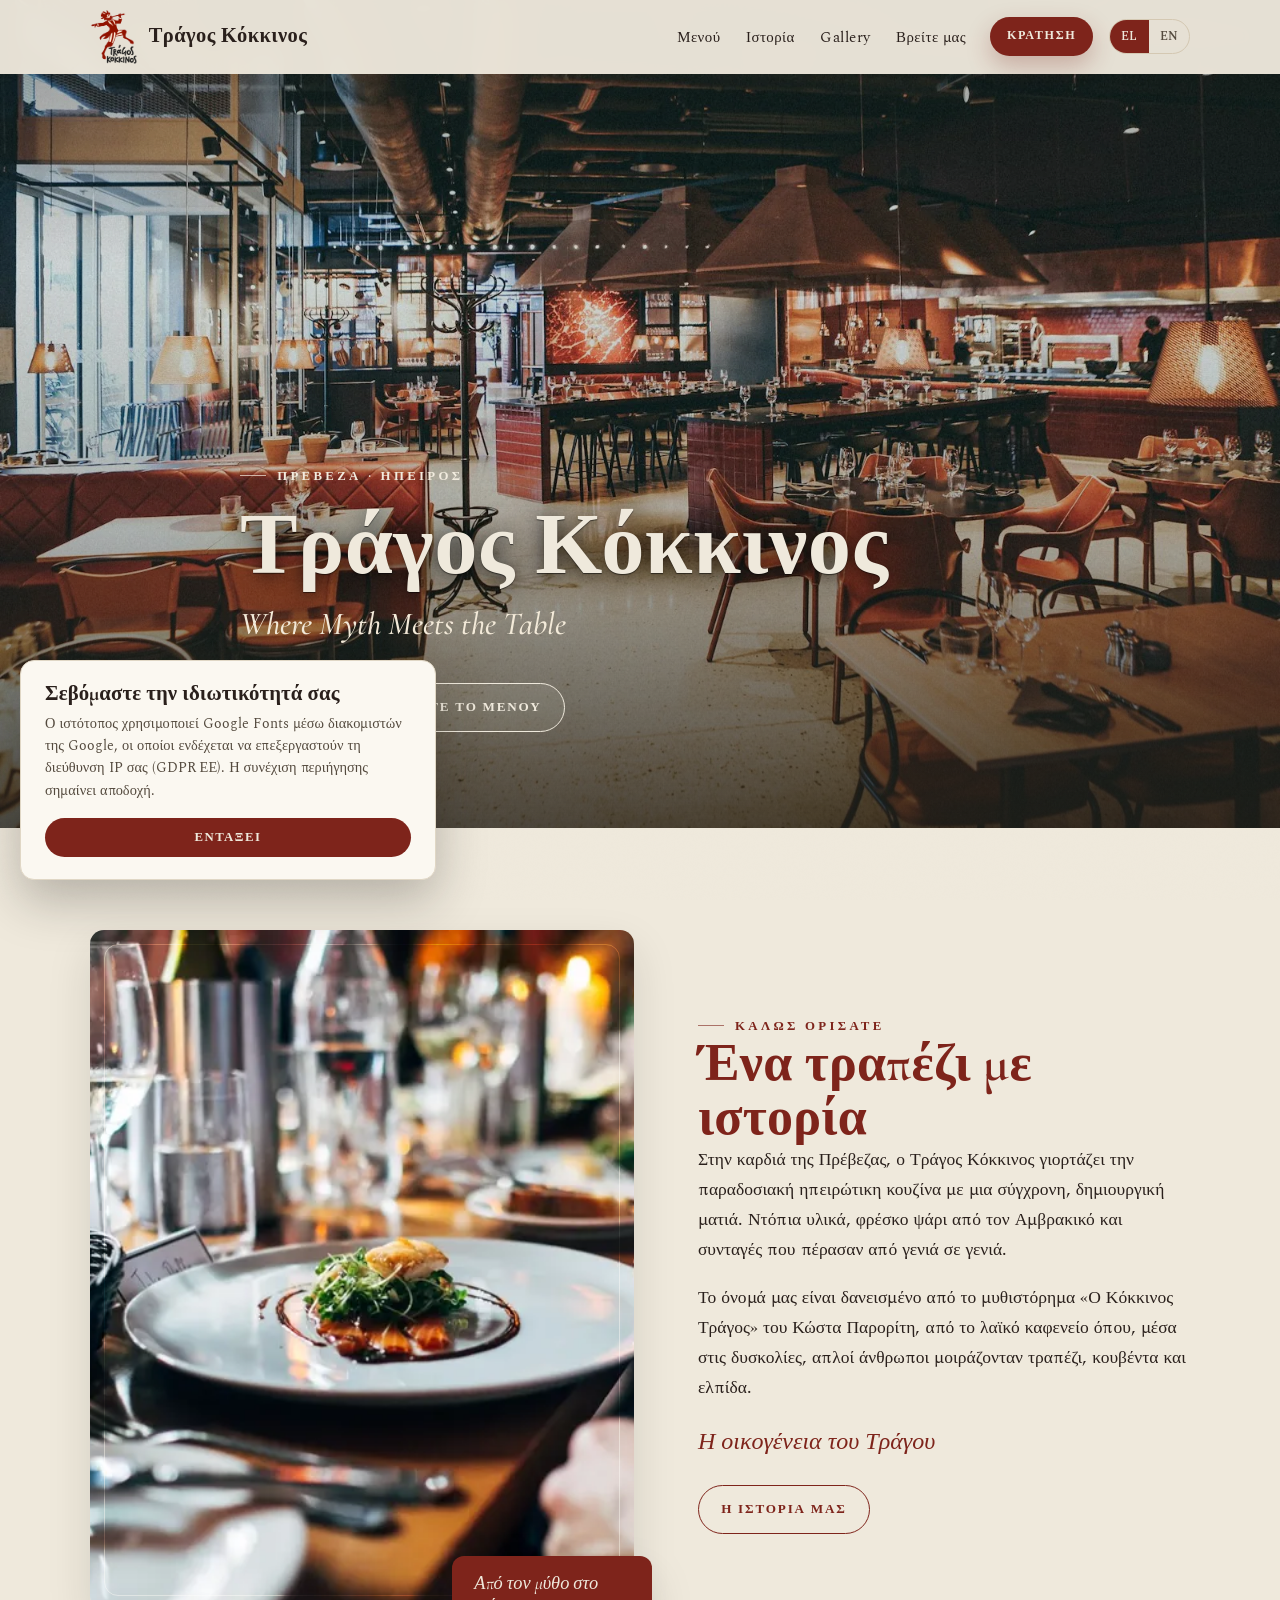
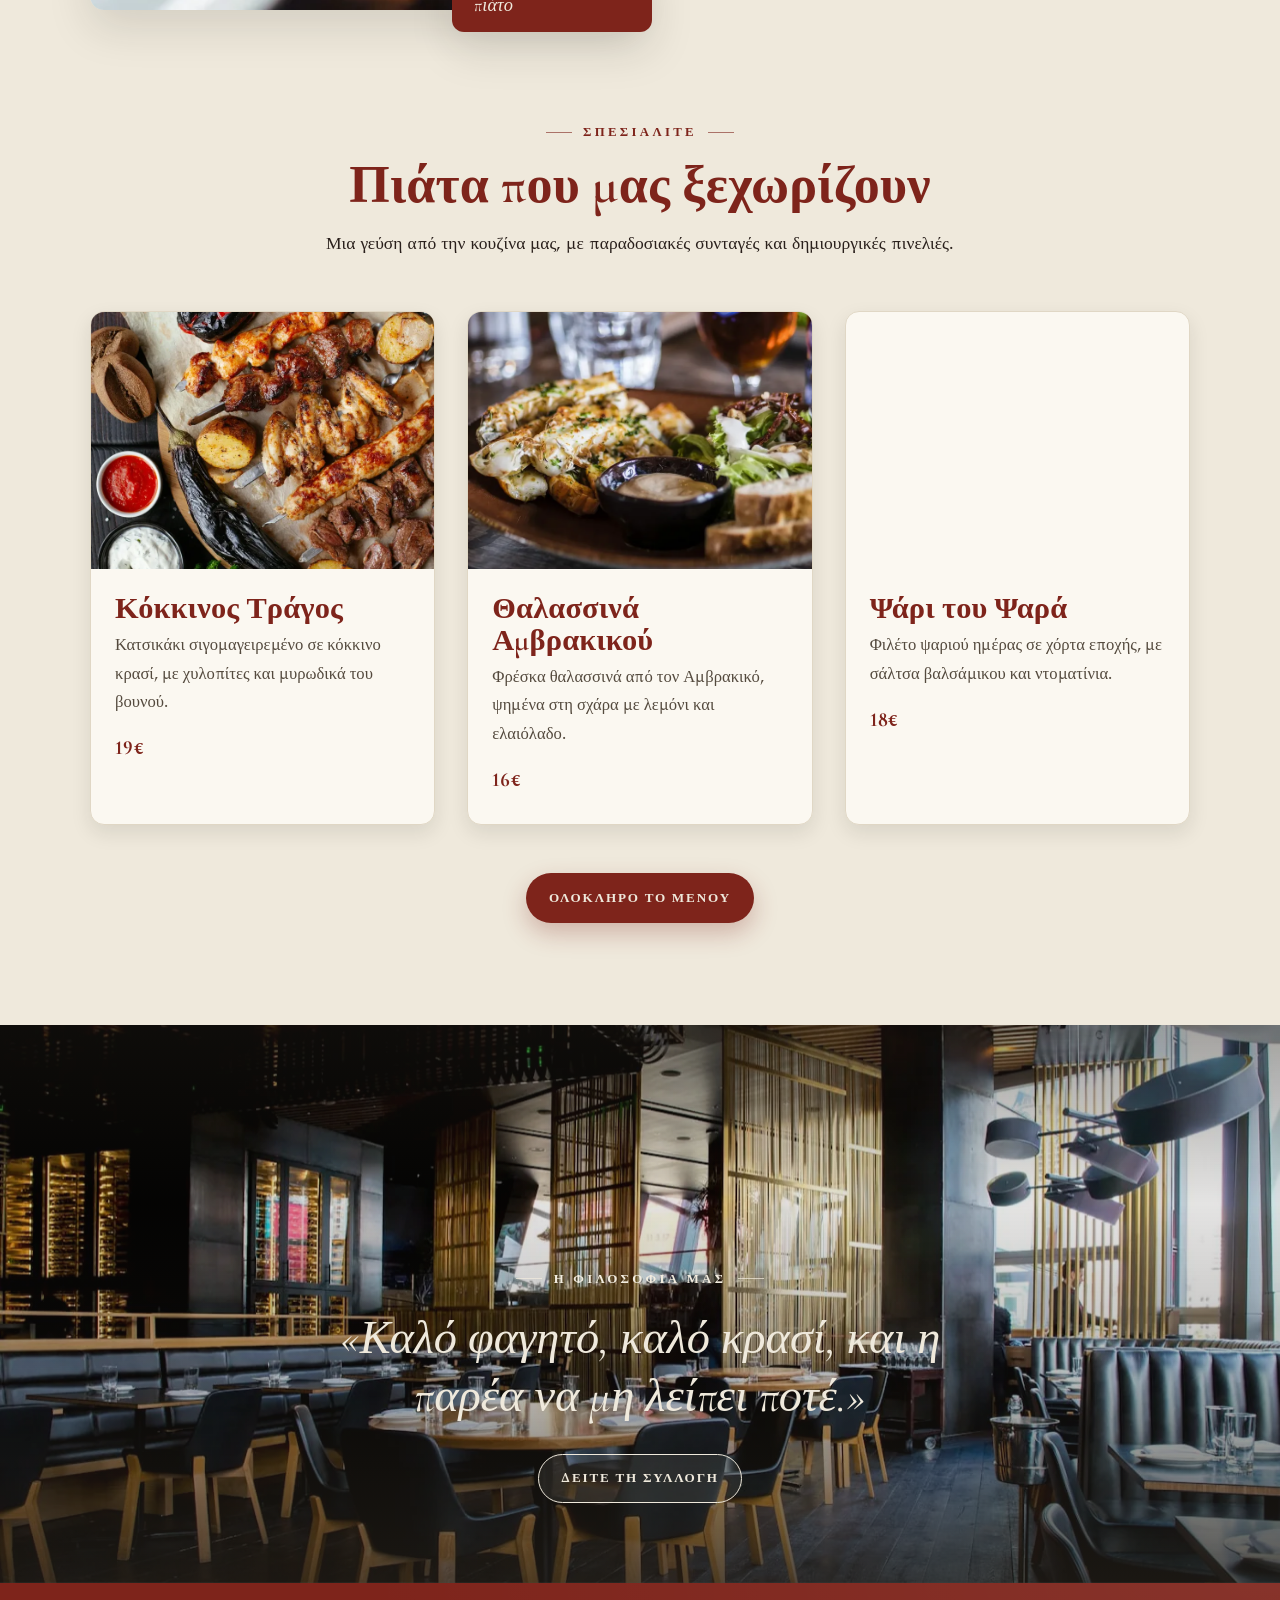
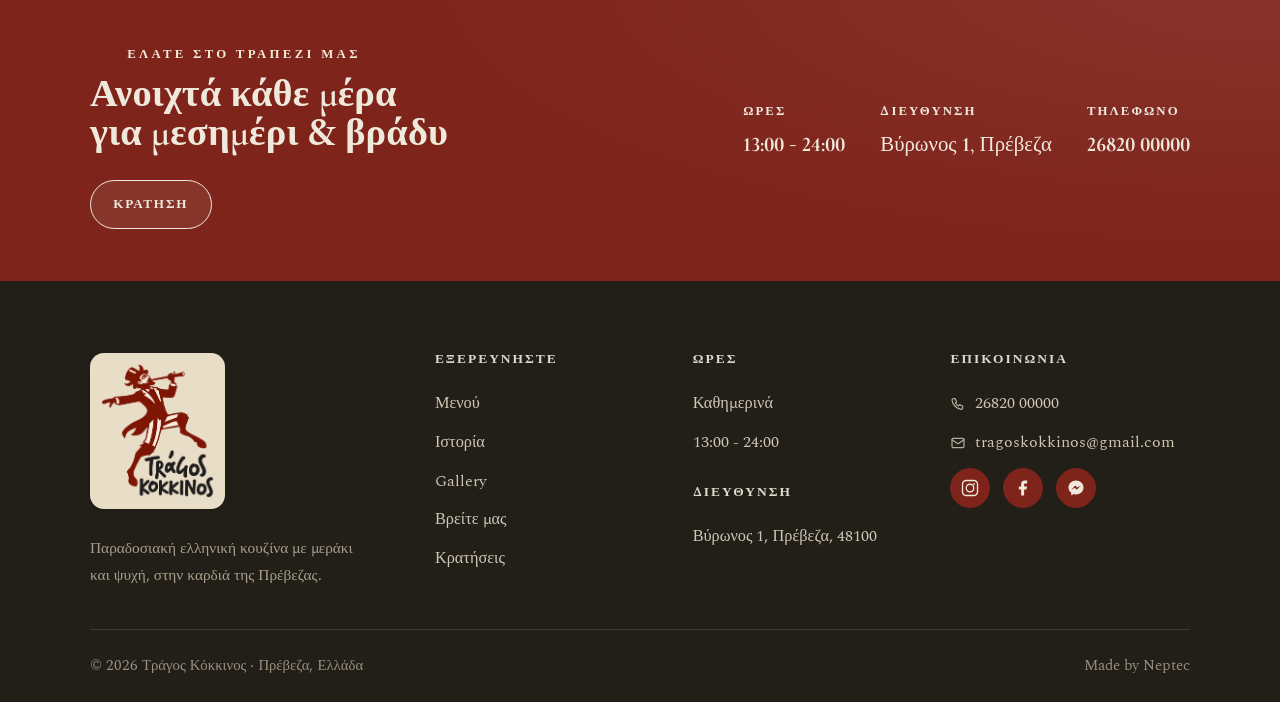
<file: index.html>
<!DOCTYPE html>
<html lang="el">
<head>
  <meta charset="UTF-8">
  <meta name="viewport" content="width=device-width, initial-scale=1">
  <meta name="color-scheme" content="light">
  <script>document.documentElement.classList.add('has-js');(function(){var s=window.matchMedia('(prefers-reduced-motion:reduce)').matches;document.documentElement.classList.add(s?'tk-intro-skip':'tk-intro-on');})();</script>
  <title data-en="Trágos Kokkinos · Traditional Greek dining in Preveza">Τράγος Κόκκινος · Παραδοσιακή κουζίνα στην Πρέβεζα</title>
  <meta name="description" data-en-content="A Greek restaurant in Preveza serving traditional cuisine with a modern touch. Fresh seafood from the Amvrakikos Gulf, mountain recipes, and a warm table." content="Ελληνικό εστιατόριο στην Πρέβεζα με παραδοσιακή κουζίνα και σύγχρονη ματιά. Φρέσκο ψάρι από τον Αμβρακικό, ηπειρώτικες συνταγές και ζεστή φιλοξενία.">
  <link rel="icon" href="assets/favicon.ico" sizes="any">
  <link rel="icon" type="image/png" sizes="32x32" href="assets/favicon-32.png">
  <link rel="icon" type="image/png" sizes="16x16" href="assets/favicon-16.png">
  <link rel="apple-touch-icon" href="assets/apple-touch-icon.png">
  <meta property="og:type"        content="restaurant">
  <meta property="og:locale"      content="el_GR">
  <meta property="og:site_name"   content="Τράγος Κόκκινος">
  <meta property="og:url"         content="https://tragoskokkinos.gr/">
  <meta property="og:title"       content="Τράγος Κόκκινος · Παραδοσιακή κουζίνα στην Πρέβεζα">
  <meta property="og:description" content="Παραδοσιακή ελληνική κουζίνα με σύγχρονη ματιά. Φρέσκο ψάρι από τον Αμβρακικό, ηπειρώτικες συνταγές και ζεστή φιλοξενία.">
  <meta property="og:image"       content="https://tragoskokkinos.gr/assets/og-share.jpg">
  <meta property="og:image:width" content="1200">
  <meta property="og:image:height" content="630">
  <meta property="og:image:type"  content="image/jpeg">
  <link rel="preconnect" href="https://fonts.googleapis.com">
  <link rel="preconnect" href="https://fonts.gstatic.com" crossorigin>
  <link href="https://fonts.googleapis.com/css2?family=Cormorant+Garamond:ital,wght@0,400;0,500;0,600;0,700;1,400;1,500;1,600&family=Spectral:ital,wght@0,300;0,400;0,500;0,600;1,400&display=swap" rel="stylesheet">
  <meta name="twitter:card"        content="summary_large_image">
  <meta name="twitter:title"       content="Τράγος Κόκκινος · Παραδοσιακή κουζίνα στην Πρέβεζα">
  <meta name="twitter:description"  content="Παραδοσιακή ελληνική κουζίνα με σύγχρονη ματιά. Φρέσκο ψάρι από τον Αμβρακικό, ηπειρώτικες συνταγές και ζεστή φιλοξενία.">
  <meta name="twitter:image"        content="https://tragoskokkinos.gr/assets/og-share.jpg">
  <link rel="canonical" href="https://tragoskokkinos.gr/">
  <link rel="stylesheet" href="assets/css/styles.css">
  <script src="assets/js/main.js" defer></script>
  <script type="application/ld+json">
  {
    "@context": "https://schema.org",
    "@type": "Restaurant",
    "name": "Τράγος Κόκκινος",
    "alternateName": "Trágos Kokkinos",
    "url": "https://tragoskokkinos.gr",
    "logo": "https://tragoskokkinos.gr/assets/logo.png",
    "image": "https://tragoskokkinos.gr/assets/img/hero.webp",
    "description": "Παραδοσιακή ελληνική κουζίνα με μεράκι και ψυχή, στην καρδιά της Πρέβεζας.",
    "telephone": "+302682000000",
    "email": "tragoskokkinos@gmail.com",
    "address": {
      "@type": "PostalAddress",
      "streetAddress": "Βύρωνος 1",
      "addressLocality": "Πρέβεζα",
      "postalCode": "48100",
      "addressCountry": "GR"
    },
    "geo": {
      "@type": "GeoCoordinates",
      "latitude": 38.957678,
      "longitude": 20.753682
    },
    "openingHoursSpecification": {
      "@type": "OpeningHoursSpecification",
      "dayOfWeek": ["Monday","Tuesday","Wednesday","Thursday","Friday","Saturday","Sunday"],
      "opens": "13:00",
      "closes": "24:00"
    },
    "openingHours": "Mo-Su 13:00-24:00",
    "areaServed": { "@type": "City", "name": "Preveza" },
    "knowsLanguage": ["el","en"],
    "paymentAccepted": "Cash, Credit Card",
    "sameAs": ["https://www.instagram.com/tragoskokkinos", "https://www.facebook.com/p/%CE%A4%CF%81%CE%AC%CE%B3%CE%BF%CF%82-%CE%9A%CF%8C%CE%BA%CE%BA%CE%B9%CE%BD%CE%BF%CF%82-61577458732710/"],
    "servesCuisine": ["Greek", "Mediterranean", "Seafood"],
    "priceRange": "€€",
    "hasMenu": "https://tragoskokkinos.gr/menu",
    "acceptsReservations": "True",
    "currenciesAccepted": "EUR"
  }
  </script>
</head>
<body>
  <a class="skip-link" href="#main" data-en="Skip to content">Μετάβαση στο περιεχόμενο</a>

  <div id="site-intro" aria-hidden="true" role="presentation">
    <div class="si-inner">
      <span class="si-welcome" data-en="WELCOME!">ΚΑΛΩΣΟΡΙΣΑΤΕ!</span>
      <img src="assets/bigger-logo.webp" alt="" width="1254" height="1254">
    </div>
    <span class="si-skip" data-en="Tap to skip">Πατήστε για παράλειψη</span>
  </div>

  <header class="site-header">
    <nav class="nav" aria-label="Main">
      <a class="brand" href="/" aria-label="Τράγος Κόκκινος">
        <img src="assets/logo.webp" alt="Τράγος Κόκκινος" width="981" height="1154">
        <span class="brand-word">Τράγος Κόκκινος</span>
      </a>
      <ul class="nav-links" id="nav-links">
        <li><a href="/menu" data-en="Menu">Μενού</a></li>
        <li><a href="/history" data-en="History">Ιστορία</a></li>
        <li><a href="/gallery" data-en="Gallery">Gallery</a></li>
        <li><a href="/directions" data-en="Find Us">Βρείτε μας</a></li>
      </ul>
      <div class="nav-actions">
        <a class="btn btn-solid nav-cta" href="/reservations" data-en="Reserve">Κράτηση</a>
        <div class="lang-toggle" role="group" aria-label="Language / Γλώσσα">
          <button type="button" data-lang="el" class="active" aria-pressed="true">EL</button>
          <button type="button" data-lang="en" aria-pressed="false">EN</button>
        </div>
        <button class="nav-toggle" aria-label="Menu / Μενού" aria-expanded="false" aria-controls="nav-links"><span></span></button>
      </div>
    </nav>
  </header>

  <main id="main">
    <!-- HERO -->
    <section class="hero">
      <div class="hero-bg">
        <img src="assets/img/hero.webp" alt="Warm, candle-lit taverna interior with wooden tables" fetchpriority="high">
      </div>
      <div class="container hero-inner">
        <span class="eyebrow" data-en="Preveza · Epirus">Πρέβεζα · Ήπειρος</span>
        <h1 class="display" data-en="Trágos Kokkinos">Τράγος Κόκκινος</h1>
        <p class="tagline" data-en="Where Myth Meets the Table">Where Myth Meets the Table</p>
        <div class="hero-actions">
          <a class="btn btn-solid" href="/reservations" data-en="Reserve">Κράτηση</a>
          <a class="btn btn-light" href="/menu" data-en="View the menu">Δείτε το μενού</a>
        </div>
      </div>
      <span class="scroll-cue" aria-hidden="true" data-en="Scroll">Κυλήστε</span>
    </section>

    <!-- WELCOME -->
    <section class="section">
      <div class="container split">
        <div class="split-media" data-reveal>
          <img src="assets/img/dining.webp" srcset="assets/img/dining-sm.webp 800w, assets/img/dining.webp 1400w" sizes="(max-width:980px) 100vw, 50vw" alt="Candlelit plate with wine" loading="lazy" decoding="async">
          <span class="frame"></span>
          <span class="tag-badge script" data-en="From myth to plate">Από τον μύθο στο πιάτο</span>
        </div>
        <div class="split-body" data-reveal data-reveal-delay="1">
          <span class="eyebrow" data-en="Welcome">Καλώς ορίσατε</span>
          <h2 class="section-title" data-en="A table with a story">Ένα τραπέζι με ιστορία</h2>
          <p data-en="In the heart of Preveza, Trágos Kokkinos celebrates the traditional cuisine of Epirus with a modern, creative touch. Local ingredients, fresh fish from the Amvrakikos Gulf, and recipes passed down through generations.">Στην καρδιά της Πρέβεζας, ο Τράγος Κόκκινος γιορτάζει την παραδοσιακή ηπειρώτικη κουζίνα με μια σύγχρονη, δημιουργική ματιά. Ντόπια υλικά, φρέσκο ψάρι από τον Αμβρακικό και συνταγές που πέρασαν από γενιά σε γενιά.</p>
          <p data-en="Our name is borrowed from Kostas Paroritis's novel “The Red Goat”, after the humble cafe where, through hard times, ordinary people shared a table, conversation and hope.">Το όνομά μας είναι δανεισμένο από το μυθιστόρημα «Ο Κόκκινος Τράγος» του Κώστα Παρορίτη, από το λαϊκό καφενείο όπου, μέσα στις δυσκολίες, απλοί άνθρωποι μοιράζονταν τραπέζι, κουβέντα και ελπίδα.</p>
          <p class="signature-line" data-en="The Trágos family">Η οικογένεια του Τράγου</p>
          <a class="btn btn-ghost" href="/history" style="margin-top:1.4rem" data-en="Our story">Η ιστορία μας</a>
        </div>
      </div>
    </section>

    <!-- SIGNATURES -->
    <section class="section" style="padding-top:0">
      <div class="container">
        <div class="section-head center" data-reveal>
          <span class="eyebrow flank" data-en="Signature dishes">Σπεσιαλιτέ</span>
          <h2 class="section-title" data-en="Dishes that define us">Πιάτα που μας ξεχωρίζουν</h2>
          <p class="one-liner" data-en="A taste of our kitchen, with traditional recipes and creative flourishes.">Μια γεύση από την κουζίνα μας, με παραδοσιακές συνταγές και δημιουργικές πινελιές.</p>
        </div>
        <div class="cards-3">
          <article class="dish-card" data-reveal>
            <div class="img-wrap"><img src="assets/img/sig-1.webp" srcset="assets/img/sig-1-sm.webp 800w, assets/img/sig-1.webp 1400w" sizes="(max-width:600px) 100vw, (max-width:980px) 50vw, 33vw" alt="Grilled kid goat with herbs" loading="lazy" decoding="async"></div>
            <div class="card-body">
              <h3 data-en="The Red Goat">Κόκκινος Τράγος</h3>
              <p data-en="Kid goat slow-braised in red wine with hilopites and mountain herbs.">Κατσικάκι σιγομαγειρεμένο σε κόκκινο κρασί, με χυλοπίτες και μυρωδικά του βουνού.</p>
              <span class="price">19<span class="cur">€</span></span>
            </div>
          </article>
          <article class="dish-card" data-reveal data-reveal-delay="1">
            <div class="img-wrap"><img src="assets/img/sig-2.webp" srcset="assets/img/sig-2-sm.webp 800w, assets/img/sig-2.webp 1400w" sizes="(max-width:600px) 100vw, (max-width:980px) 50vw, 33vw" alt="Grilled seafood plate with lemon" loading="lazy" decoding="async"></div>
            <div class="card-body">
              <h3 data-en="Amvrakikos Seafood">Θαλασσινά Αμβρακικού</h3>
              <p data-en="Fresh seafood from the Amvrakikos Gulf, grilled with lemon and olive oil.">Φρέσκα θαλασσινά από τον Αμβρακικό, ψημένα στη σχάρα με λεμόνι και ελαιόλαδο.</p>
              <span class="price">16<span class="cur">€</span></span>
            </div>
          </article>
          <article class="dish-card" data-reveal data-reveal-delay="2">
            <div class="img-wrap"><img src="assets/img/sig-3.webp" srcset="assets/img/sig-3-sm.webp 800w, assets/img/sig-3.webp 1400w" sizes="(max-width:600px) 100vw, (max-width:980px) 50vw, 33vw" alt="Fish fillet on seasonal greens" loading="lazy" decoding="async"></div>
            <div class="card-body">
              <h3 data-en="Catch of the Day">Ψάρι του Ψαρά</h3>
              <p data-en="Fillet of the day on seasonal greens, with balsamic and cherry tomatoes.">Φιλέτο ψαριού ημέρας σε χόρτα εποχής, με σάλτσα βαλσάμικου και ντοματίνια.</p>
              <span class="price">18<span class="cur">€</span></span>
            </div>
          </article>
        </div>
        <div style="text-align:center;margin-top:clamp(2rem,4vw,3rem)" data-reveal>
          <a class="btn btn-solid" href="/menu" data-en="See the full menu">Ολόκληρο το μενού</a>
        </div>
      </div>
    </section>

    <!-- ATMOSPHERE QUOTE -->
    <section class="hero" style="min-height:62vh">
      <div class="hero-bg"><img src="assets/img/interior.webp" srcset="assets/img/interior-sm.webp 800w, assets/img/interior.webp 1400w" sizes="100vw" alt="Warm restaurant interior" loading="lazy"></div>
      <div class="container hero-inner" style="max-width:760px;text-align:center;margin-inline:auto;padding-bottom:clamp(3rem,7vw,5rem)">
        <span class="eyebrow flank" style="justify-content:center" data-en="Our philosophy">Η φιλοσοφία μας</span>
        <p class="script" style="font-size:clamp(1.7rem,4vw,2.9rem);color:var(--beige);margin:1.2rem auto 1.8rem;line-height:1.25" data-en="“Good food, good wine, and company that never runs dry.”">«Καλό φαγητό, καλό κρασί, και η παρέα να μη λείπει ποτέ.»</p>
        <a class="btn btn-light" href="/gallery" data-en="View the gallery">Δείτε τη συλλογή</a>
      </div>
    </section>

    <!-- VISIT BAND -->
    <section class="band">
      <div class="container">
        <div>
          <span class="eyebrow" style="color:#F3EAD9" data-en="Join us at our table">Ελάτε στο τραπέζι μας</span>
          <h2 style="margin-top:.6rem" data-en-html='Open every day<br>for lunch <span class="amp">&amp;</span> dinner'>Ανοιχτά κάθε μέρα<br>για μεσημέρι <span class="amp">&amp;</span> βράδυ</h2>
          <a class="btn btn-light" href="/reservations" style="margin-top:1.6rem" data-en="Reserve">Κράτηση</a>
        </div>
        <div class="band-info">
          <div>
            <div class="bi-label" data-en="Hours">Ώρες</div>
            <div class="bi-value"><span class="n">13:00 <span class="tdash">-</span> 24:00</span></div>
          </div>
          <div>
            <div class="bi-label" data-en="Address">Διεύθυνση</div>
            <div class="bi-value" data-en-html='<span class="n">1</span> Vyronos St, Preveza'>Βύρωνος <span class="n">1</span>, Πρέβεζα</div>
          </div>
          <div>
            <div class="bi-label" data-en="Phone">Τηλέφωνο</div>
            <a class="bi-value" href="tel:+302682000000" data-en="+30 26820 00000">26820 00000</a>
          </div>
        </div>
      </div>
    </section>

  </main>

  <footer class="site-footer">
    <div class="container">
      <div class="footer-grid">
        <div class="footer-brand" data-reveal>
          <span class="logo-badge"><img src="assets/logo.webp" alt="Τράγος Κόκκινος" width="981" height="1154"></span>
          <p data-en="Traditional Greek cooking with meraki and soul, in the heart of Preveza.">Παραδοσιακή ελληνική κουζίνα με μεράκι και ψυχή, στην καρδιά της Πρέβεζας.</p>
        </div>
        <div class="f-col">
          <h4 data-en="Explore">Εξερευνήστε</h4>
          <a href="/menu" data-en="Menu">Μενού</a>
          <a href="/history" data-en="History">Ιστορία</a>
          <a href="/gallery" data-en="Gallery">Gallery</a>
          <a href="/directions" data-en="Find Us">Βρείτε μας</a>
          <a href="/reservations" data-en="Reservations">Κρατήσεις</a>
        </div>
        <div class="f-col">
          <h4 data-en="Hours">Ώρες</h4>
          <ul>
            <li data-en="Daily">Καθημερινά</li>
            <li>13:00 - 24:00</li>
          </ul>
          <h4 style="margin-top:1.5rem" data-en="Address">Διεύθυνση</h4>
          <a href="/directions" data-en="1 Vyronos St, Preveza, 48100">Βύρωνος 1, Πρέβεζα, 48100</a>
        </div>
        <div class="f-col">
          <h4 data-en="Contact">Επικοινωνία</h4>
          <a class="contact-link" href="tel:+302682000000"><svg viewBox="0 0 24 24" fill="none" stroke="currentColor" stroke-width="1.8" stroke-linecap="round" stroke-linejoin="round"><path d="M5 4h3l2 5-2 1c1 2 3 4 5 5l1-2 5 2v3c0 1-1 2-2 2A16 16 0 0 1 3 6c0-1 1-2 2-2z"/></svg><span data-en="+30 26820 00000">26820 00000</span></a>
          <a class="contact-link" href="mailto:tragoskokkinos@gmail.com"><svg viewBox="0 0 24 24" fill="none" stroke="currentColor" stroke-width="1.8" stroke-linecap="round" stroke-linejoin="round"><rect x="3" y="5" width="18" height="14" rx="2"/><path d="m3 7 9 6 9-6"/></svg><span>tragoskokkinos@gmail.com</span></a>
          <div class="social">
            <a href="https://www.instagram.com/tragoskokkinos" target="_blank" rel="noopener" aria-label="Instagram">
              <svg viewBox="0 0 24 24" fill="none" stroke="currentColor" stroke-width="1.8" stroke-linecap="round" stroke-linejoin="round"><rect x="2" y="2" width="20" height="20" rx="5"/><circle cx="12" cy="12" r="5"/><circle cx="17.5" cy="6.5" r="1.2" fill="currentColor" stroke="none"/></svg>
            </a>
            <a href="https://www.facebook.com/p/%CE%A4%CF%81%CE%AC%CE%B3%CE%BF%CF%82-%CE%9A%CF%8C%CE%BA%CE%BA%CE%B9%CE%BD%CE%BF%CF%82-61577458732710/" target="_blank" rel="noopener" aria-label="Facebook">
              <svg viewBox="0.5 0 24 24" fill="currentColor"><path d="M18 2h-3a5 5 0 0 0-5 5v3H7v4h3v8h4v-8h3l1-4h-4V7a1 1 0 0 1 1-1h3z"/></svg>
            </a>
            <a href="https://m.me/61577458732710" target="_blank" rel="noopener" aria-label="Messenger">
              <svg viewBox="0 0 24 24" fill="currentColor"><path d="M12 2C6.48 2 2 6.14 2 11.26c0 2.92 1.44 5.52 3.69 7.21V22l3.38-1.86c.9.25 1.86.38 2.93.38 5.52 0 10-4.14 10-9.26S17.52 2 12 2zm1.07 12.47-2.55-2.72-4.97 2.72 5.47-5.81 2.61 2.72 4.9-2.72-5.46 5.81z"/></svg>
            </a>
          </div>
        </div>
      </div>
      <div class="footer-bottom">
        <span>© <span id="year">2026</span> Τράγος Κόκκινος · <span data-en="Preveza, Greece">Πρέβεζα, Ελλάδα</span></span>
        <span data-en="Made by Neptec">Made by Neptec</span>
      </div>
    </div>
  </footer>


  <!-- GDPR cookie notice -->
  <div class="cookie-bar" id="cookie-bar" role="region" aria-label="Cookie notice / Ειδοποίηση cookies">
    <h3 data-en="We value your privacy">Σεβόμαστε την ιδιωτικότητά σας</h3>
    <p data-en="This site uses Google Fonts served from Google's servers, which may process your IP address (EU GDPR). Continuing means you accept this.">Ο ιστότοπος χρησιμοποιεί Google Fonts μέσω διακομιστών της Google, οι οποίοι ενδέχεται να επεξεργαστούν τη διεύθυνση IP σας (GDPR ΕΕ). Η συνέχιση περιήγησης σημαίνει αποδοχή.</p>
    <button class="cookie-bar-btn" id="cookie-ok" type="button" data-en="Got it">Εντάξει</button>
  </div>
</body>
</html>
</file>
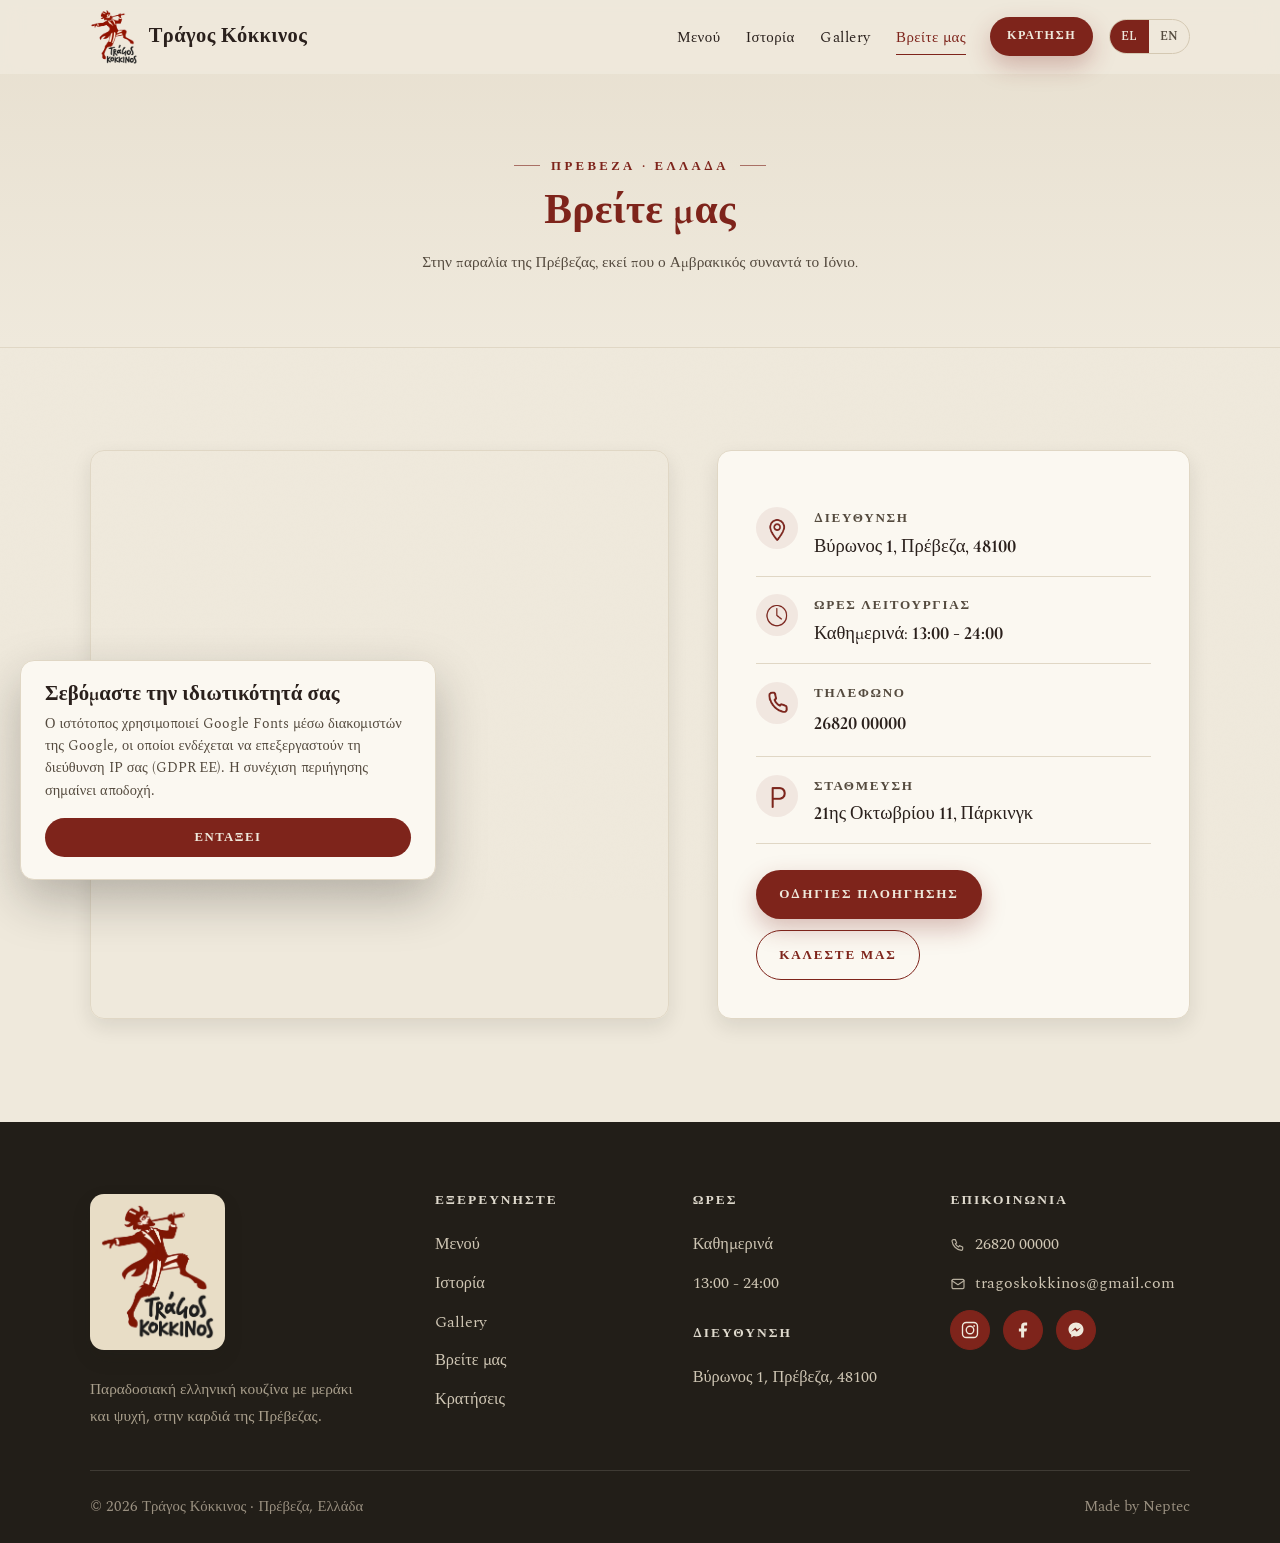
<file: directions.html>
<!DOCTYPE html>
<html lang="el">
<head>
  <meta charset="UTF-8">
  <meta name="viewport" content="width=device-width, initial-scale=1">
  <meta name="color-scheme" content="light">
  <script>document.documentElement.classList.add('has-js');</script>
  <title data-en="Find Us · Trágos Kokkinos">Βρείτε μας · Τράγος Κόκκινος</title>
  <meta name="description" data-en-content="Find Trágos Kokkinos on the Preveza waterfront: address, opening hours, phone and map." content="Βρείτε τον Τράγο Κόκκινο στην παραλία της Πρέβεζας: διεύθυνση, ώρες λειτουργίας, τηλέφωνο και χάρτης.">
  <link rel="icon" href="assets/favicon.ico" sizes="any">
  <link rel="icon" type="image/png" sizes="32x32" href="assets/favicon-32.png">
  <link rel="icon" type="image/png" sizes="16x16" href="assets/favicon-16.png">
  <link rel="apple-touch-icon" href="assets/apple-touch-icon.png">
  <meta property="og:type"        content="restaurant">
  <meta property="og:locale"      content="el_GR">
  <meta property="og:site_name"   content="Τράγος Κόκκινος">
  <meta property="og:url"         content="https://tragoskokkinos.gr/directions">
  <meta property="og:title"       content="Βρείτε μας · Τράγος Κόκκινος">
  <meta property="og:description" content="Βύρωνος 1, Πρέβεζα 48100. Χάρτης, ώρες λειτουργίας και οδηγίες πλοήγησης.">
  <meta property="og:image"       content="https://tragoskokkinos.gr/assets/og-share.jpg">
  <meta property="og:image:width" content="1200">
  <meta property="og:image:height" content="630">
  <meta property="og:image:type"  content="image/jpeg">
  <link rel="preconnect" href="https://fonts.googleapis.com">
  <link rel="preconnect" href="https://fonts.gstatic.com" crossorigin>
  <link href="https://fonts.googleapis.com/css2?family=Cormorant+Garamond:ital,wght@0,400;0,500;0,600;0,700;1,400;1,500;1,600&family=Spectral:ital,wght@0,300;0,400;0,500;0,600;1,400&display=swap" rel="stylesheet">
  <meta name="twitter:card"        content="summary_large_image">
  <meta name="twitter:title"       content="Βρείτε μας · Τράγος Κόκκινος">
  <meta name="twitter:description"  content="Βύρωνος 1, Πρέβεζα 48100. Χάρτης, ώρες λειτουργίας και οδηγίες πλοήγησης.">
  <meta name="twitter:image"        content="https://tragoskokkinos.gr/assets/og-share.jpg">
  <link rel="canonical" href="https://tragoskokkinos.gr/directions">
  <link rel="stylesheet" href="assets/css/styles.css">
  <script src="assets/js/main.js" defer></script>
  <style>
    /* Find Us page — Cormorant Garamond, scaled for a utility page */
    main                  { font-family: var(--font-display); font-weight: 600; font-variant-numeric: lining-nums; }
    .page-hero h1         { font-size: clamp(1.75rem, 4vw, 2.6rem); }
    .page-hero p          { font-size: .96rem; font-weight: 500; }
    .info-row .it-label   { font-family: var(--font-body); font-weight: 600; }
    .info-row .it-value     { font-size: 1.16rem; font-weight: 500; } /* Greek words */
    .info-row .it-value .n  { font-weight: 700; }                     /* numbers stay bold */
    .info-row a.it-value    { font-weight: 700; }                     /* phone is all numbers */
    /* Cormorant's Latin renders thinner than its Greek; bump weight in English
       only so the Find Us text matches the heavier Greek look */
    html[lang="en"] .page-hero p        { font-weight: 600; }
    html[lang="en"] .info-row .it-value { font-weight: 700; }
    /* keep this utility page's own smaller h1 scale in EN (overrides the global EN size bump) */
    html[lang="en"] .page-hero h1       { font-size: clamp(1.75rem, 4vw, 2.6rem); }
  </style>
  <script type="application/ld+json">
  {
    "@context": "https://schema.org",
    "@type": "Restaurant",
    "name": "Τράγος Κόκκινος",
    "alternateName": "Trágos Kokkinos",
    "url": "https://tragoskokkinos.gr",
    "logo": "https://tragoskokkinos.gr/assets/logo.png",
    "image": "https://tragoskokkinos.gr/assets/img/hero.webp",
    "description": "Παραδοσιακή ελληνική κουζίνα με μεράκι και ψυχή, στην καρδιά της Πρέβεζας.",
    "telephone": "+302682000000",
    "email": "tragoskokkinos@gmail.com",
    "address": {
      "@type": "PostalAddress",
      "streetAddress": "Βύρωνος 1",
      "addressLocality": "Πρέβεζα",
      "postalCode": "48100",
      "addressCountry": "GR"
    },
    "geo": {
      "@type": "GeoCoordinates",
      "latitude": 38.957678,
      "longitude": 20.753682
    },
    "openingHoursSpecification": {
      "@type": "OpeningHoursSpecification",
      "dayOfWeek": ["Monday","Tuesday","Wednesday","Thursday","Friday","Saturday","Sunday"],
      "opens": "13:00",
      "closes": "24:00"
    },
    "openingHours": "Mo-Su 13:00-24:00",
    "areaServed": { "@type": "City", "name": "Preveza" },
    "knowsLanguage": ["el","en"],
    "paymentAccepted": "Cash, Credit Card",
    "sameAs": ["https://www.instagram.com/tragoskokkinos", "https://www.facebook.com/p/%CE%A4%CF%81%CE%AC%CE%B3%CE%BF%CF%82-%CE%9A%CF%8C%CE%BA%CE%BA%CE%B9%CE%BD%CE%BF%CF%82-61577458732710/"],
    "servesCuisine": ["Greek", "Mediterranean", "Seafood"],
    "priceRange": "€€",
    "hasMenu": "https://tragoskokkinos.gr/menu",
    "acceptsReservations": "True",
    "currenciesAccepted": "EUR"
  }
  </script>
</head>
<body>
  <a class="skip-link" href="#main" data-en="Skip to content">Μετάβαση στο περιεχόμενο</a>

  <header class="site-header">
    <nav class="nav" aria-label="Main">
      <a class="brand" href="/" aria-label="Τράγος Κόκκινος">
        <img src="assets/logo.webp" alt="Τράγος Κόκκινος" width="981" height="1154">
        <span class="brand-word">Τράγος Κόκκινος</span>
      </a>
      <ul class="nav-links" id="nav-links">
        <li><a href="/menu" data-en="Menu">Μενού</a></li>
        <li><a href="/history" data-en="History">Ιστορία</a></li>
        <li><a href="/gallery" data-en="Gallery">Gallery</a></li>
        <li><a href="/directions" class="active" aria-current="page" data-en="Find Us">Βρείτε μας</a></li>
      </ul>
      <div class="nav-actions">
        <a class="btn btn-solid nav-cta" href="/reservations" data-en="Reserve">Κράτηση</a>
        <div class="lang-toggle" role="group" aria-label="Language / Γλώσσα">
          <button type="button" data-lang="el" class="active" aria-pressed="true">EL</button>
          <button type="button" data-lang="en" aria-pressed="false">EN</button>
        </div>
        <button class="nav-toggle" aria-label="Menu / Μενού" aria-expanded="false" aria-controls="nav-links"><span></span></button>
      </div>
    </nav>
  </header>

  <main id="main">
    <section class="page-hero">
      <div class="container">
        <span class="eyebrow flank" data-en="Preveza · Greece">Πρέβεζα · Ελλάδα</span>
        <h1 data-en="Find Us">Βρείτε μας</h1>
        <p data-en="On the waterfront of Preveza, where the Amvrakikos Gulf meets the Ionian Sea.">Στην παραλία της Πρέβεζας, εκεί που ο Αμβρακικός συναντά το Ιόνιο.</p>
      </div>
    </section>

    <section class="section">
      <div class="container dir-grid">
        <div class="map-wrap" data-reveal>
          <iframe
            title="Χάρτης · Τράγος Κόκκινος, Πρέβεζα"
            src="https://www.google.com/maps?q=38.957678,20.753682&z=17&hl=el&output=embed"
            loading="lazy" referrerpolicy="no-referrer-when-downgrade" allowfullscreen></iframe>
        </div>

        <div class="info-card" data-reveal data-reveal-delay="1">
          <div class="info-row">
            <span class="ic"><img src="assets/img/ic-address.webp" alt="" width="160" height="160" loading="lazy"></span>
            <div>
              <div class="it-label" data-en="Address">Διεύθυνση</div>
              <div class="it-value" data-en-html='<span class="n">1</span> Vyronos St, Preveza, <span class="n">48100</span>'>Βύρωνος <span class="n">1</span>, Πρέβεζα, <span class="n">48100</span></div>
            </div>
          </div>
          <div class="info-row">
            <span class="ic"><img src="assets/img/ic-hours.webp" alt="" width="160" height="160" loading="lazy"></span>
            <div>
              <div class="it-label" data-en="Opening hours">Ώρες λειτουργίας</div>
              <div class="it-value" data-en-html='Daily · <span class="n">13:00 <span class="tdash">-</span> 24:00</span>'>Καθημερινά: <span class="n">13:00 <span class="tdash">-</span> 24:00</span></div>
            </div>
          </div>
          <div class="info-row">
            <span class="ic"><img src="assets/img/ic-phone.webp" alt="" width="160" height="160" loading="lazy"></span>
            <div>
              <div class="it-label" data-en="Phone">Τηλέφωνο</div>
              <a class="it-value" href="tel:+302682000000" data-en="+30 26820 00000">26820 00000</a>
            </div>
          </div>
          <div class="info-row">
            <span class="ic"><img src="assets/img/ic-parking.webp" alt="" width="160" height="160" loading="lazy"></span>
            <div>
              <div class="it-label" data-en="Parking">Στάθμευση</div>
              <div class="it-value" data-en-html='<span class="n">21is</span> Oktovriou <span class="n">11</span> Parking'><span class="n">21</span>ης Οκτωβρίου <span class="n">11</span>, Πάρκινγκ</div>
            </div>
          </div>
          <div style="display:flex;flex-wrap:wrap;gap:.7rem;margin-top:1.6rem">
            <a class="btn btn-solid" href="https://www.google.com/maps/dir/?api=1&destination=38.957678%2C20.753682" target="_blank" rel="noopener" data-en="Get directions">Οδηγίες πλοήγησης</a>
            <a class="btn btn-ghost" href="tel:+302682000000" data-en="Call us">Καλέστε μας</a>
          </div>
        </div>
      </div>
    </section>
  </main>

  <footer class="site-footer">
    <div class="container">
      <div class="footer-grid">
        <div class="footer-brand" data-reveal>
          <span class="logo-badge"><img src="assets/logo.webp" alt="Τράγος Κόκκινος" width="981" height="1154"></span>
          <p data-en="Traditional Greek cooking with meraki and soul, in the heart of Preveza.">Παραδοσιακή ελληνική κουζίνα με μεράκι και ψυχή, στην καρδιά της Πρέβεζας.</p>
        </div>
        <div class="f-col">
          <h4 data-en="Explore">Εξερευνήστε</h4>
          <a href="/menu" data-en="Menu">Μενού</a>
          <a href="/history" data-en="History">Ιστορία</a>
          <a href="/gallery" data-en="Gallery">Gallery</a>
          <a href="/directions" data-en="Find Us">Βρείτε μας</a>
          <a href="/reservations" data-en="Reservations">Κρατήσεις</a>
        </div>
        <div class="f-col">
          <h4 data-en="Hours">Ώρες</h4>
          <ul>
            <li data-en="Daily">Καθημερινά</li>
            <li>13:00 - 24:00</li>
          </ul>
          <h4 style="margin-top:1.5rem" data-en="Address">Διεύθυνση</h4>
          <a href="/directions" data-en="1 Vyronos St, Preveza, 48100">Βύρωνος 1, Πρέβεζα, 48100</a>
        </div>
        <div class="f-col">
          <h4 data-en="Contact">Επικοινωνία</h4>
          <a class="contact-link" href="tel:+302682000000"><svg viewBox="0 0 24 24" fill="none" stroke="currentColor" stroke-width="1.8" stroke-linecap="round" stroke-linejoin="round"><path d="M5 4h3l2 5-2 1c1 2 3 4 5 5l1-2 5 2v3c0 1-1 2-2 2A16 16 0 0 1 3 6c0-1 1-2 2-2z"/></svg><span data-en="+30 26820 00000">26820 00000</span></a>
          <a class="contact-link" href="mailto:tragoskokkinos@gmail.com"><svg viewBox="0 0 24 24" fill="none" stroke="currentColor" stroke-width="1.8" stroke-linecap="round" stroke-linejoin="round"><rect x="3" y="5" width="18" height="14" rx="2"/><path d="m3 7 9 6 9-6"/></svg><span>tragoskokkinos@gmail.com</span></a>
          <div class="social">
            <a href="https://www.instagram.com/tragoskokkinos" target="_blank" rel="noopener" aria-label="Instagram">
              <svg viewBox="0 0 24 24" fill="none" stroke="currentColor" stroke-width="1.8" stroke-linecap="round" stroke-linejoin="round"><rect x="2" y="2" width="20" height="20" rx="5"/><circle cx="12" cy="12" r="5"/><circle cx="17.5" cy="6.5" r="1.2" fill="currentColor" stroke="none"/></svg>
            </a>
            <a href="https://www.facebook.com/p/%CE%A4%CF%81%CE%AC%CE%B3%CE%BF%CF%82-%CE%9A%CF%8C%CE%BA%CE%BA%CE%B9%CE%BD%CE%BF%CF%82-61577458732710/" target="_blank" rel="noopener" aria-label="Facebook">
              <svg viewBox="0.5 0 24 24" fill="currentColor"><path d="M18 2h-3a5 5 0 0 0-5 5v3H7v4h3v8h4v-8h3l1-4h-4V7a1 1 0 0 1 1-1h3z"/></svg>
            </a>
            <a href="https://m.me/61577458732710" target="_blank" rel="noopener" aria-label="Messenger">
              <svg viewBox="0 0 24 24" fill="currentColor"><path d="M12 2C6.48 2 2 6.14 2 11.26c0 2.92 1.44 5.52 3.69 7.21V22l3.38-1.86c.9.25 1.86.38 2.93.38 5.52 0 10-4.14 10-9.26S17.52 2 12 2zm1.07 12.47-2.55-2.72-4.97 2.72 5.47-5.81 2.61 2.72 4.9-2.72-5.46 5.81z"/></svg>
            </a>
          </div>
        </div>
      </div>
      <div class="footer-bottom">
        <span>© <span id="year">2026</span> Τράγος Κόκκινος · <span data-en="Preveza, Greece">Πρέβεζα, Ελλάδα</span></span>
        <span data-en="Made by Neptec">Made by Neptec</span>
      </div>
    </div>
  </footer>


  <!-- GDPR cookie notice -->
  <div class="cookie-bar" id="cookie-bar" role="region" aria-label="Cookie notice / Ειδοποίηση cookies">
    <h3 data-en="We value your privacy">Σεβόμαστε την ιδιωτικότητά σας</h3>
    <p data-en="This site uses Google Fonts served from Google's servers, which may process your IP address (EU GDPR). Continuing means you accept this.">Ο ιστότοπος χρησιμοποιεί Google Fonts μέσω διακομιστών της Google, οι οποίοι ενδέχεται να επεξεργαστούν τη διεύθυνση IP σας (GDPR ΕΕ). Η συνέχιση περιήγησης σημαίνει αποδοχή.</p>
    <button class="cookie-bar-btn" id="cookie-ok" type="button" data-en="Got it">Εντάξει</button>
  </div>
</body>
</html>
</file>
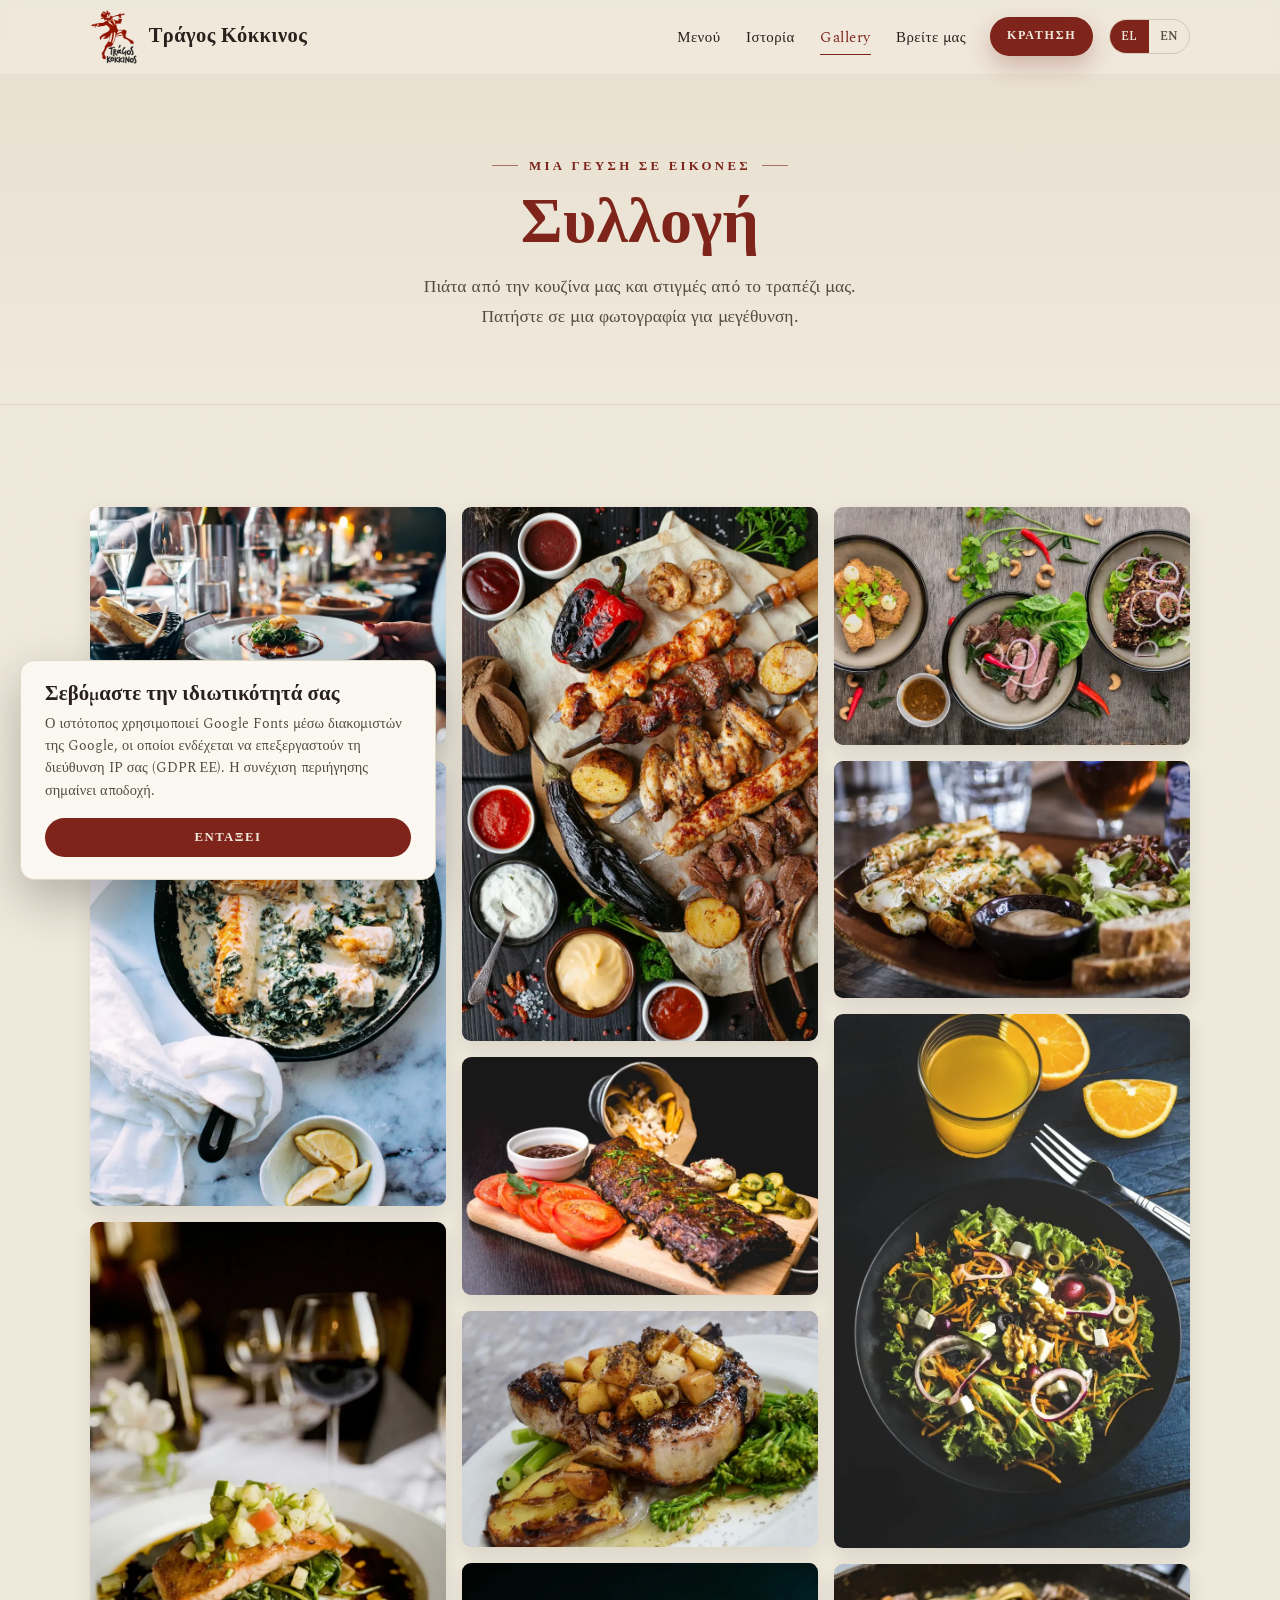
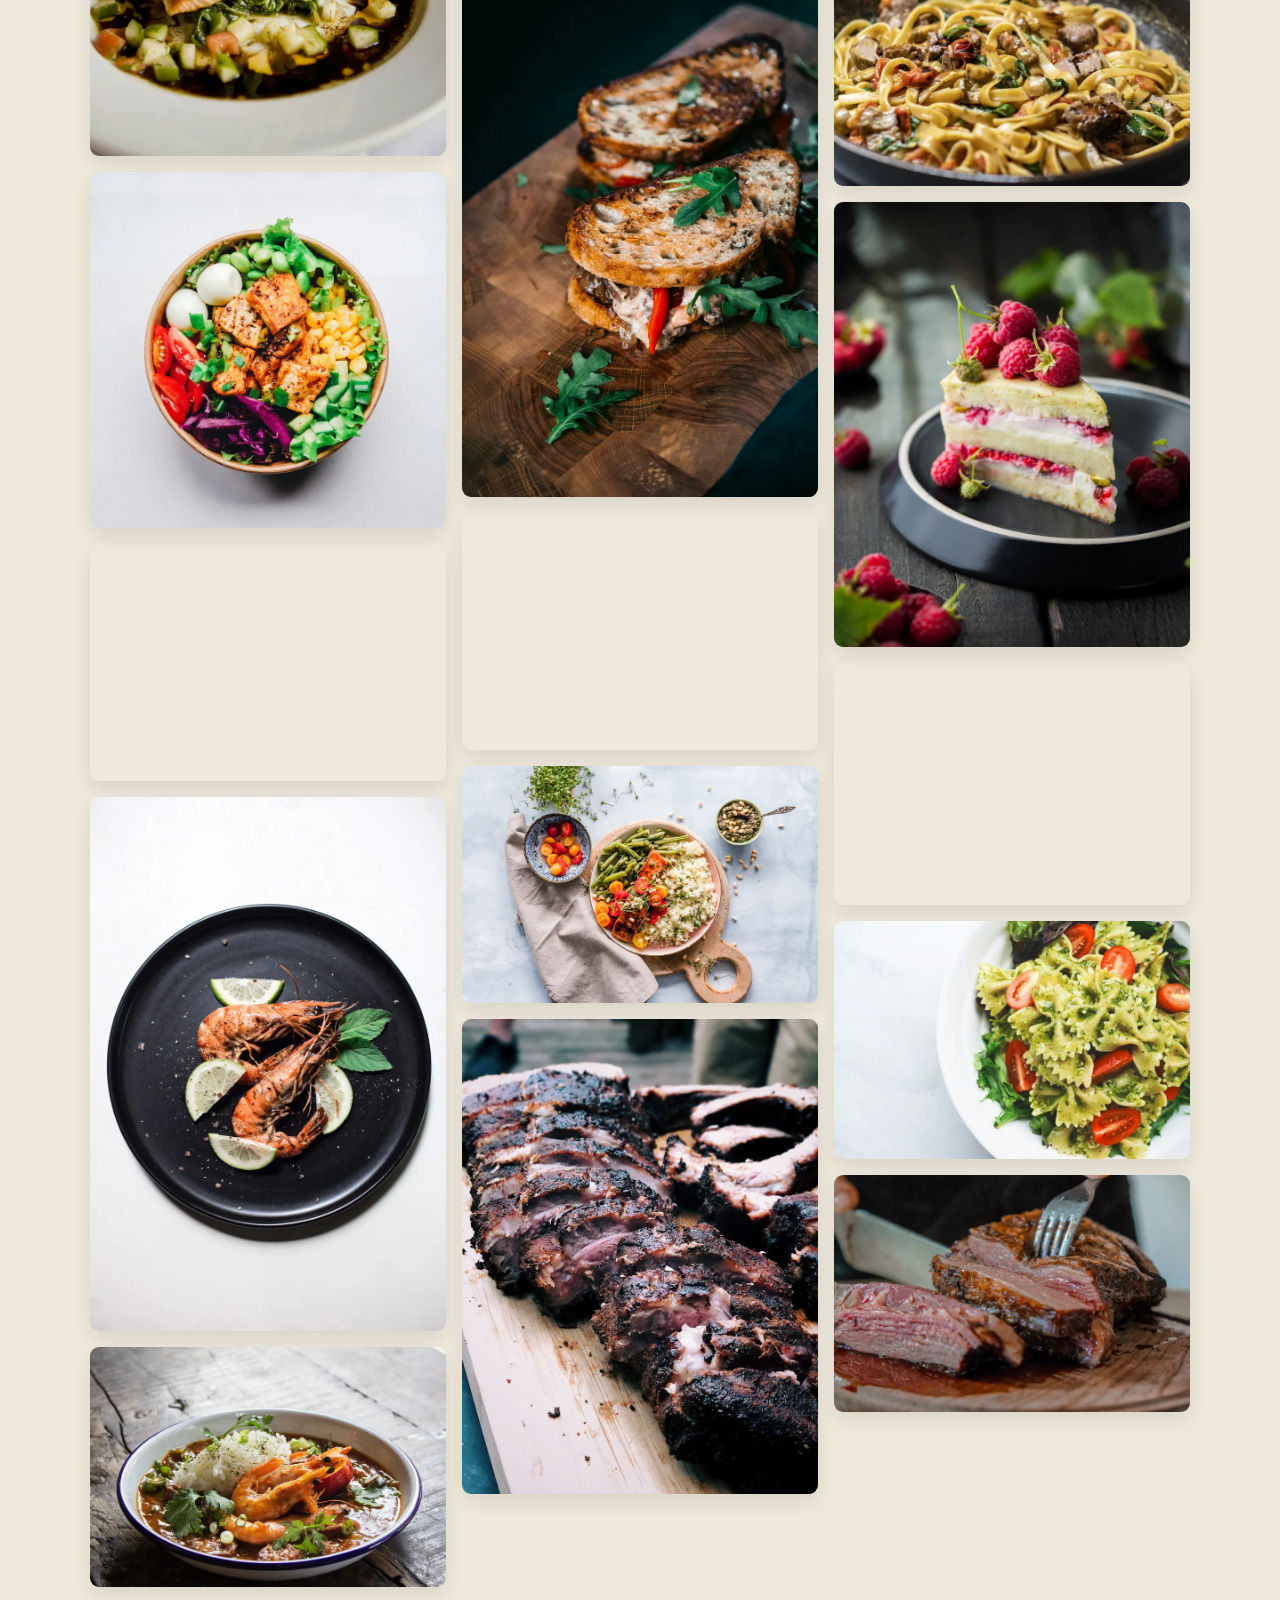
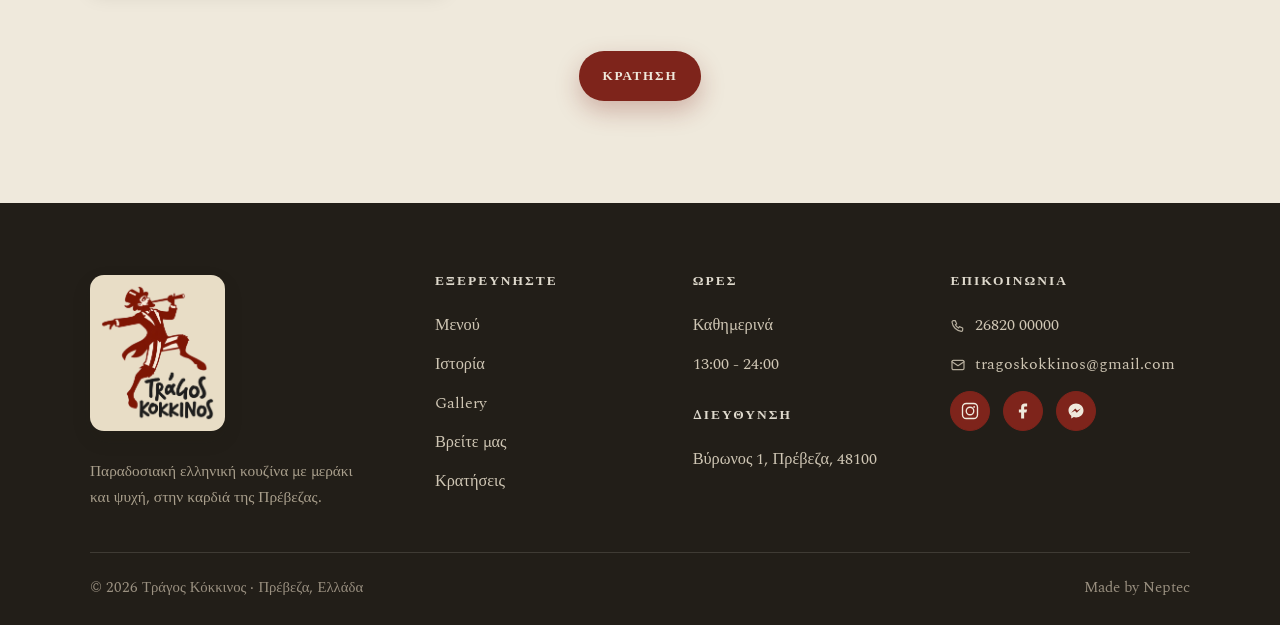
<file: gallery.html>
<!DOCTYPE html>
<html lang="el">
<head>
  <meta charset="UTF-8">
  <meta name="viewport" content="width=device-width, initial-scale=1">
  <meta name="color-scheme" content="light">
  <script>document.documentElement.classList.add('has-js');</script>
  <title data-en="Gallery · Trágos Kokkinos">Gallery · Τράγος Κόκκινος</title>
  <meta name="description" data-en-content="A gallery of dishes and atmosphere at Trágos Kokkinos in Preveza." content="Μια συλλογή από πιάτα και στιγμές ατμόσφαιρας στον Τράγο Κόκκινο, στην Πρέβεζα.">
  <link rel="icon" href="assets/favicon.ico" sizes="any">
  <link rel="icon" type="image/png" sizes="32x32" href="assets/favicon-32.png">
  <link rel="icon" type="image/png" sizes="16x16" href="assets/favicon-16.png">
  <link rel="apple-touch-icon" href="assets/apple-touch-icon.png">
  <meta property="og:type"        content="restaurant">
  <meta property="og:locale"      content="el_GR">
  <meta property="og:site_name"   content="Τράγος Κόκκινος">
  <meta property="og:url"         content="https://tragoskokkinos.gr/gallery">
  <meta property="og:title"       content="Gallery · Τράγος Κόκκινος">
  <meta property="og:description" content="Ατμόσφαιρα, πιάτα και στιγμές από τον Τράγο Κόκκινο στην Πρέβεζα.">
  <meta property="og:image"       content="https://tragoskokkinos.gr/assets/og-share.jpg">
  <meta property="og:image:width" content="1200">
  <meta property="og:image:height" content="630">
  <meta property="og:image:type"  content="image/jpeg">
  <link rel="preconnect" href="https://fonts.googleapis.com">
  <link rel="preconnect" href="https://fonts.gstatic.com" crossorigin>
  <link href="https://fonts.googleapis.com/css2?family=Cormorant+Garamond:ital,wght@0,400;0,500;0,600;0,700;1,400;1,500;1,600&family=Spectral:ital,wght@0,300;0,400;0,500;0,600;1,400&display=swap" rel="stylesheet">
  <meta name="twitter:card"        content="summary_large_image">
  <meta name="twitter:title"       content="Gallery · Τράγος Κόκκινος">
  <meta name="twitter:description"  content="Ατμόσφαιρα, πιάτα και στιγμές από τον Τράγο Κόκκινο στην Πρέβεζα.">
  <meta name="twitter:image"        content="https://tragoskokkinos.gr/assets/og-share.jpg">
  <link rel="canonical" href="https://tragoskokkinos.gr/gallery">
  <link rel="stylesheet" href="assets/css/styles.css">
  <script src="assets/js/main.js" defer></script>
  <script type="application/ld+json">
  {
    "@context": "https://schema.org",
    "@type": "Restaurant",
    "name": "Τράγος Κόκκινος",
    "alternateName": "Trágos Kokkinos",
    "url": "https://tragoskokkinos.gr",
    "logo": "https://tragoskokkinos.gr/assets/logo.png",
    "image": "https://tragoskokkinos.gr/assets/img/hero.webp",
    "description": "Παραδοσιακή ελληνική κουζίνα με μεράκι και ψυχή, στην καρδιά της Πρέβεζας.",
    "telephone": "+302682000000",
    "email": "tragoskokkinos@gmail.com",
    "address": {
      "@type": "PostalAddress",
      "streetAddress": "Βύρωνος 1",
      "addressLocality": "Πρέβεζα",
      "postalCode": "48100",
      "addressCountry": "GR"
    },
    "geo": {
      "@type": "GeoCoordinates",
      "latitude": 38.957678,
      "longitude": 20.753682
    },
    "openingHoursSpecification": {
      "@type": "OpeningHoursSpecification",
      "dayOfWeek": ["Monday","Tuesday","Wednesday","Thursday","Friday","Saturday","Sunday"],
      "opens": "13:00",
      "closes": "24:00"
    },
    "openingHours": "Mo-Su 13:00-24:00",
    "areaServed": { "@type": "City", "name": "Preveza" },
    "knowsLanguage": ["el","en"],
    "paymentAccepted": "Cash, Credit Card",
    "sameAs": ["https://www.instagram.com/tragoskokkinos", "https://www.facebook.com/p/%CE%A4%CF%81%CE%AC%CE%B3%CE%BF%CF%82-%CE%9A%CF%8C%CE%BA%CE%BA%CE%B9%CE%BD%CE%BF%CF%82-61577458732710/"],
    "servesCuisine": ["Greek", "Mediterranean", "Seafood"],
    "priceRange": "€€",
    "hasMenu": "https://tragoskokkinos.gr/menu",
    "acceptsReservations": "True",
    "currenciesAccepted": "EUR"
  }
  </script>
</head>
<body>
  <a class="skip-link" href="#main" data-en="Skip to content">Μετάβαση στο περιεχόμενο</a>

  <header class="site-header">
    <nav class="nav" aria-label="Main">
      <a class="brand" href="/" aria-label="Τράγος Κόκκινος">
        <img src="assets/logo.webp" alt="Τράγος Κόκκινος" width="981" height="1154">
        <span class="brand-word">Τράγος Κόκκινος</span>
      </a>
      <ul class="nav-links" id="nav-links">
        <li><a href="/menu" data-en="Menu">Μενού</a></li>
        <li><a href="/history" data-en="History">Ιστορία</a></li>
        <li><a href="/gallery" class="active" aria-current="page" data-en="Gallery">Gallery</a></li>
        <li><a href="/directions" data-en="Find Us">Βρείτε μας</a></li>
      </ul>
      <div class="nav-actions">
        <a class="btn btn-solid nav-cta" href="/reservations" data-en="Reserve">Κράτηση</a>
        <div class="lang-toggle" role="group" aria-label="Language / Γλώσσα">
          <button type="button" data-lang="el" class="active" aria-pressed="true">EL</button>
          <button type="button" data-lang="en" aria-pressed="false">EN</button>
        </div>
        <button class="nav-toggle" aria-label="Menu / Μενού" aria-expanded="false" aria-controls="nav-links"><span></span></button>
      </div>
    </nav>
  </header>

  <main id="main">
    <section class="page-hero">
      <div class="container">
        <span class="eyebrow flank" data-en="A taste in pictures">Μια γεύση σε εικόνες</span>
        <h1 data-en="Gallery">Συλλογή</h1>
        <p data-en-html="Dishes from our kitchen and moments from our table.<br>Tap any photo to enlarge.">Πιάτα από την κουζίνα μας και στιγμές από το τραπέζι μας.<br>Πατήστε σε μια φωτογραφία για μεγέθυνση.</p>
      </div>
    </section>

    <section class="section">
      <div class="container">
        <div class="masonry">
          <figure class="g-item" data-cap="Πιάτο στο φως του κεριού" data-cap-en="Candlelit plate"><img src="assets/img/dining.webp" srcset="assets/img/dining-sm.webp 800w, assets/img/dining.webp 1400w" sizes="(max-width:600px) 100vw, (max-width:980px) 50vw, 33vw" alt="Candlelit plate with wine" width="1400" height="933" loading="lazy" decoding="async"></figure>
          <figure class="g-item" data-cap="Σουβλάκια με λαχανικά" data-cap-en="Grilled skewers & vegetables"><img src="assets/img/sig-1.webp" srcset="assets/img/sig-1-sm.webp 800w, assets/img/sig-1.webp 1400w" sizes="(max-width:600px) 100vw, (max-width:980px) 50vw, 33vw" alt="Grilled meat skewers and vegetables" width="1400" height="2100" loading="lazy" decoding="async"></figure>
          <figure class="g-item" data-cap="Κρέας &amp; χόρτα" data-cap-en="Meat & wild greens"><img src="assets/img/g1.webp" srcset="assets/img/g1-sm.webp 800w, assets/img/g1.webp 1400w" sizes="(max-width:600px) 100vw, (max-width:980px) 50vw, 33vw" alt="Rustic plates of meat and greens" width="1400" height="933" loading="lazy" decoding="async"></figure>
          <figure class="g-item" data-cap="Ψάρι λεμονάτο" data-cap-en="Pan-roasted fish with lemon"><img src="assets/img/g4.webp" srcset="assets/img/g4-sm.webp 800w, assets/img/g4.webp 1400w" sizes="(max-width:600px) 100vw, (max-width:980px) 50vw, 33vw" alt="Pan-roasted fish with lemon" width="1400" height="1750" loading="lazy" decoding="async"></figure>
          <figure class="g-item" data-cap="Θαλασσινά στη σχάρα" data-cap-en="Grilled seafood"><img src="assets/img/sig-2.webp" srcset="assets/img/sig-2-sm.webp 800w, assets/img/sig-2.webp 1400w" sizes="(max-width:600px) 100vw, (max-width:980px) 50vw, 33vw" alt="Grilled seafood plate" width="1400" height="934" loading="lazy" decoding="async"></figure>
          <figure class="g-item" data-cap="Χωριάτικη σαλάτα" data-cap-en="Greek salad"><img src="assets/img/g5.webp" srcset="assets/img/g5-sm.webp 800w, assets/img/g5.webp 1400w" sizes="(max-width:600px) 100vw, (max-width:980px) 50vw, 33vw" alt="Greek salad with feta and olives" width="1400" height="2100" loading="lazy" decoding="async"></figure>
          <figure class="g-item" data-cap="Παϊδάκια στη σχάρα" data-cap-en="Grilled ribs"><img src="assets/img/g2.webp" srcset="assets/img/g2-sm.webp 800w, assets/img/g2.webp 1400w" sizes="(max-width:600px) 100vw, (max-width:980px) 50vw, 33vw" alt="Grilled ribs on a wooden board" width="1400" height="935" loading="lazy" decoding="async"></figure>
          <figure class="g-item" data-cap="Φιλέτο ψαριού σε χόρτα εποχής" data-cap-en="Fish fillet on seasonal greens"><img src="assets/img/sig-3.webp" srcset="assets/img/sig-3-sm.webp 800w, assets/img/sig-3.webp 1400w" sizes="(max-width:600px) 100vw, (max-width:980px) 50vw, 33vw" alt="Fish fillet on seasonal greens" width="1400" height="2100" loading="lazy" decoding="async"></figure>
          <figure class="g-item" data-cap="Χοιρινό με μήλο" data-cap-en="Roast pork with apple"><img src="assets/img/g3.webp" srcset="assets/img/g3-sm.webp 800w, assets/img/g3.webp 1400w" sizes="(max-width:600px) 100vw, (max-width:980px) 50vw, 33vw" alt="Roasted pork with apple and greens" width="1400" height="927" loading="lazy" decoding="async"></figure>
          <figure class="g-item" data-cap="Χειροποίητο σάντουιτς με ρόκα" data-cap-en="Handmade sandwich with rocket"><img src="assets/img/g6.webp" srcset="assets/img/g6-sm.webp 800w, assets/img/g6.webp 1400w" sizes="(max-width:600px) 100vw, (max-width:980px) 50vw, 33vw" alt="Handmade grilled sandwich with rocket" width="1400" height="2100" loading="lazy" decoding="async"></figure>
          <figure class="g-item" data-cap="Ζυμαρικά με μυρωδικά" data-cap-en="Pasta with fresh herbs"><img src="assets/img/g8.webp" srcset="assets/img/g8-sm.webp 800w, assets/img/g8.webp 1400w" sizes="(max-width:600px) 100vw, (max-width:980px) 50vw, 33vw" alt="Rustic pan of pasta with herbs" width="1400" height="872" loading="lazy" decoding="async"></figure>
          <figure class="g-item" data-cap="Δροσερή σαλάτα ημέρας" data-cap-en="Salad of the day"><img src="assets/img/g14.webp" srcset="assets/img/g14-sm.webp 800w, assets/img/g14.webp 1400w" sizes="(max-width:600px) 100vw, (max-width:980px) 50vw, 33vw" alt="Colorful fresh salad bowl" width="1400" height="1400" loading="lazy" decoding="async"></figure>
          <figure class="g-item" data-cap="Επιδόρπιο με βατόμουρα" data-cap-en="Berry dessert"><img src="assets/img/g15.webp" srcset="assets/img/g15-sm.webp 800w, assets/img/g15.webp 1400w" sizes="(max-width:600px) 100vw, (max-width:980px) 50vw, 33vw" alt="Layered dessert with raspberries" width="1400" height="1750" loading="lazy" decoding="async"></figure>
          <figure class="g-item" data-cap="Φιλέτο σολομού" data-cap-en="Salmon fillet"><img src="assets/img/g16.webp" srcset="assets/img/g16-sm.webp 800w, assets/img/g16.webp 1400w" sizes="(max-width:600px) 100vw, (max-width:980px) 50vw, 33vw" alt="Seared salmon fillet with vegetables" width="1400" height="933" loading="lazy" decoding="async"></figure>
          <figure class="g-item" data-cap="Σαλάτα του κήπου" data-cap-en="Garden salad"><img src="assets/img/g17.webp" srcset="assets/img/g17-sm.webp 800w, assets/img/g17.webp 1400w" sizes="(max-width:600px) 100vw, (max-width:980px) 50vw, 33vw" alt="Fresh garden salad bowl" width="1400" height="933" loading="lazy" decoding="async"></figure>
          <figure class="g-item" data-cap="Πιάτο ημέρας" data-cap-en="Plate of the day"><img src="assets/img/g18.webp" srcset="assets/img/g18-sm.webp 800w, assets/img/g18.webp 1400w" sizes="(max-width:600px) 100vw, (max-width:980px) 50vw, 33vw" alt="Fresh plate with eggs and avocado" width="1400" height="953" loading="lazy" decoding="async"></figure>
          <figure class="g-item" data-cap="Πιάτο με λαχανικά εποχής" data-cap-en="Seasonal vegetable plate"><img src="assets/img/g20.webp" srcset="assets/img/g20-sm.webp 800w, assets/img/g20.webp 1400w" sizes="(max-width:600px) 100vw, (max-width:980px) 50vw, 33vw" alt="Bowl with grains and seasonal vegetables" width="1400" height="933" loading="lazy" decoding="async"></figure>
          <figure class="g-item" data-cap="Γαρίδες σχάρας" data-cap-en="Grilled prawns"><img src="assets/img/g21.webp" srcset="assets/img/g21-sm.webp 800w, assets/img/g21.webp 1400w" sizes="(max-width:600px) 100vw, (max-width:980px) 50vw, 33vw" alt="Grilled prawns with lime" width="1400" height="2100" loading="lazy" decoding="async"></figure>
          <figure class="g-item" data-cap="Ζυμαρικά με ντοματίνια" data-cap-en="Pasta with cherry tomatoes"><img src="assets/img/g22.webp" srcset="assets/img/g22-sm.webp 800w, assets/img/g22.webp 1400w" sizes="(max-width:600px) 100vw, (max-width:980px) 50vw, 33vw" alt="Pasta dish with cherry tomatoes" width="1400" height="934" loading="lazy" decoding="async"></figure>
          <figure class="g-item" data-cap="Καπνιστά παϊδάκια" data-cap-en="Smoked ribs"><img src="assets/img/g23.webp" srcset="assets/img/g23-sm.webp 800w, assets/img/g23.webp 1400w" sizes="(max-width:600px) 100vw, (max-width:980px) 50vw, 33vw" alt="Rack of smoked ribs" width="1400" height="1867" loading="lazy" decoding="async"></figure>
          <figure class="g-item" data-cap="Ψητό μοσχάρι σε φέτες" data-cap-en="Carved roast beef"><img src="assets/img/g24.webp" srcset="assets/img/g24-sm.webp 800w, assets/img/g24.webp 1400w" sizes="(max-width:600px) 100vw, (max-width:980px) 50vw, 33vw" alt="Carved roast beef slices" width="1400" height="933" loading="lazy" decoding="async"></figure>
          <figure class="g-item" data-cap="Γαρίδες με ρύζι" data-cap-en="Shrimp with rice"><img src="assets/img/g28.webp" srcset="assets/img/g28-sm.webp 800w, assets/img/g28.webp 1400w" sizes="(max-width:600px) 100vw, (max-width:980px) 50vw, 33vw" alt="Shrimp stew served with rice" width="1400" height="947" loading="lazy" decoding="async"></figure>
        </div>

        <div style="text-align:center;margin-top:clamp(2rem,4vw,3rem)" data-reveal>
          <a class="btn btn-solid" href="/reservations" data-en="Reserve">Κράτηση</a>
        </div>
      </div>
    </section>
  </main>

  <footer class="site-footer">
    <div class="container">
      <div class="footer-grid">
        <div class="footer-brand" data-reveal>
          <span class="logo-badge"><img src="assets/logo.webp" alt="Τράγος Κόκκινος" width="981" height="1154"></span>
          <p data-en="Traditional Greek cooking with meraki and soul, in the heart of Preveza.">Παραδοσιακή ελληνική κουζίνα με μεράκι και ψυχή, στην καρδιά της Πρέβεζας.</p>
        </div>
        <div class="f-col">
          <h4 data-en="Explore">Εξερευνήστε</h4>
          <a href="/menu" data-en="Menu">Μενού</a>
          <a href="/history" data-en="History">Ιστορία</a>
          <a href="/gallery" data-en="Gallery">Gallery</a>
          <a href="/directions" data-en="Find Us">Βρείτε μας</a>
          <a href="/reservations" data-en="Reservations">Κρατήσεις</a>
        </div>
        <div class="f-col">
          <h4 data-en="Hours">Ώρες</h4>
          <ul>
            <li data-en="Daily">Καθημερινά</li>
            <li>13:00 - 24:00</li>
          </ul>
          <h4 style="margin-top:1.5rem" data-en="Address">Διεύθυνση</h4>
          <a href="/directions" data-en="1 Vyronos St, Preveza, 48100">Βύρωνος 1, Πρέβεζα, 48100</a>
        </div>
        <div class="f-col">
          <h4 data-en="Contact">Επικοινωνία</h4>
          <a class="contact-link" href="tel:+302682000000"><svg viewBox="0 0 24 24" fill="none" stroke="currentColor" stroke-width="1.8" stroke-linecap="round" stroke-linejoin="round"><path d="M5 4h3l2 5-2 1c1 2 3 4 5 5l1-2 5 2v3c0 1-1 2-2 2A16 16 0 0 1 3 6c0-1 1-2 2-2z"/></svg><span data-en="+30 26820 00000">26820 00000</span></a>
          <a class="contact-link" href="mailto:tragoskokkinos@gmail.com"><svg viewBox="0 0 24 24" fill="none" stroke="currentColor" stroke-width="1.8" stroke-linecap="round" stroke-linejoin="round"><rect x="3" y="5" width="18" height="14" rx="2"/><path d="m3 7 9 6 9-6"/></svg><span>tragoskokkinos@gmail.com</span></a>
          <div class="social">
            <a href="https://www.instagram.com/tragoskokkinos" target="_blank" rel="noopener" aria-label="Instagram">
              <svg viewBox="0 0 24 24" fill="none" stroke="currentColor" stroke-width="1.8" stroke-linecap="round" stroke-linejoin="round"><rect x="2" y="2" width="20" height="20" rx="5"/><circle cx="12" cy="12" r="5"/><circle cx="17.5" cy="6.5" r="1.2" fill="currentColor" stroke="none"/></svg>
            </a>
            <a href="https://www.facebook.com/p/%CE%A4%CF%81%CE%AC%CE%B3%CE%BF%CF%82-%CE%9A%CF%8C%CE%BA%CE%BA%CE%B9%CE%BD%CE%BF%CF%82-61577458732710/" target="_blank" rel="noopener" aria-label="Facebook">
              <svg viewBox="0.5 0 24 24" fill="currentColor"><path d="M18 2h-3a5 5 0 0 0-5 5v3H7v4h3v8h4v-8h3l1-4h-4V7a1 1 0 0 1 1-1h3z"/></svg>
            </a>
            <a href="https://m.me/61577458732710" target="_blank" rel="noopener" aria-label="Messenger">
              <svg viewBox="0 0 24 24" fill="currentColor"><path d="M12 2C6.48 2 2 6.14 2 11.26c0 2.92 1.44 5.52 3.69 7.21V22l3.38-1.86c.9.25 1.86.38 2.93.38 5.52 0 10-4.14 10-9.26S17.52 2 12 2zm1.07 12.47-2.55-2.72-4.97 2.72 5.47-5.81 2.61 2.72 4.9-2.72-5.46 5.81z"/></svg>
            </a>
          </div>
        </div>
      </div>
      <div class="footer-bottom">
        <span>© <span id="year">2026</span> Τράγος Κόκκινος · <span data-en="Preveza, Greece">Πρέβεζα, Ελλάδα</span></span>
        <span data-en="Made by Neptec">Made by Neptec</span>
      </div>
    </div>
  </footer>


  <!-- GDPR cookie notice -->
  <div class="cookie-bar" id="cookie-bar" role="region" aria-label="Cookie notice / Ειδοποίηση cookies">
    <h3 data-en="We value your privacy">Σεβόμαστε την ιδιωτικότητά σας</h3>
    <p data-en="This site uses Google Fonts served from Google's servers, which may process your IP address (EU GDPR). Continuing means you accept this.">Ο ιστότοπος χρησιμοποιεί Google Fonts μέσω διακομιστών της Google, οι οποίοι ενδέχεται να επεξεργαστούν τη διεύθυνση IP σας (GDPR ΕΕ). Η συνέχιση περιήγησης σημαίνει αποδοχή.</p>
    <button class="cookie-bar-btn" id="cookie-ok" type="button" data-en="Got it">Εντάξει</button>
  </div>
</body>
</html>
</file>
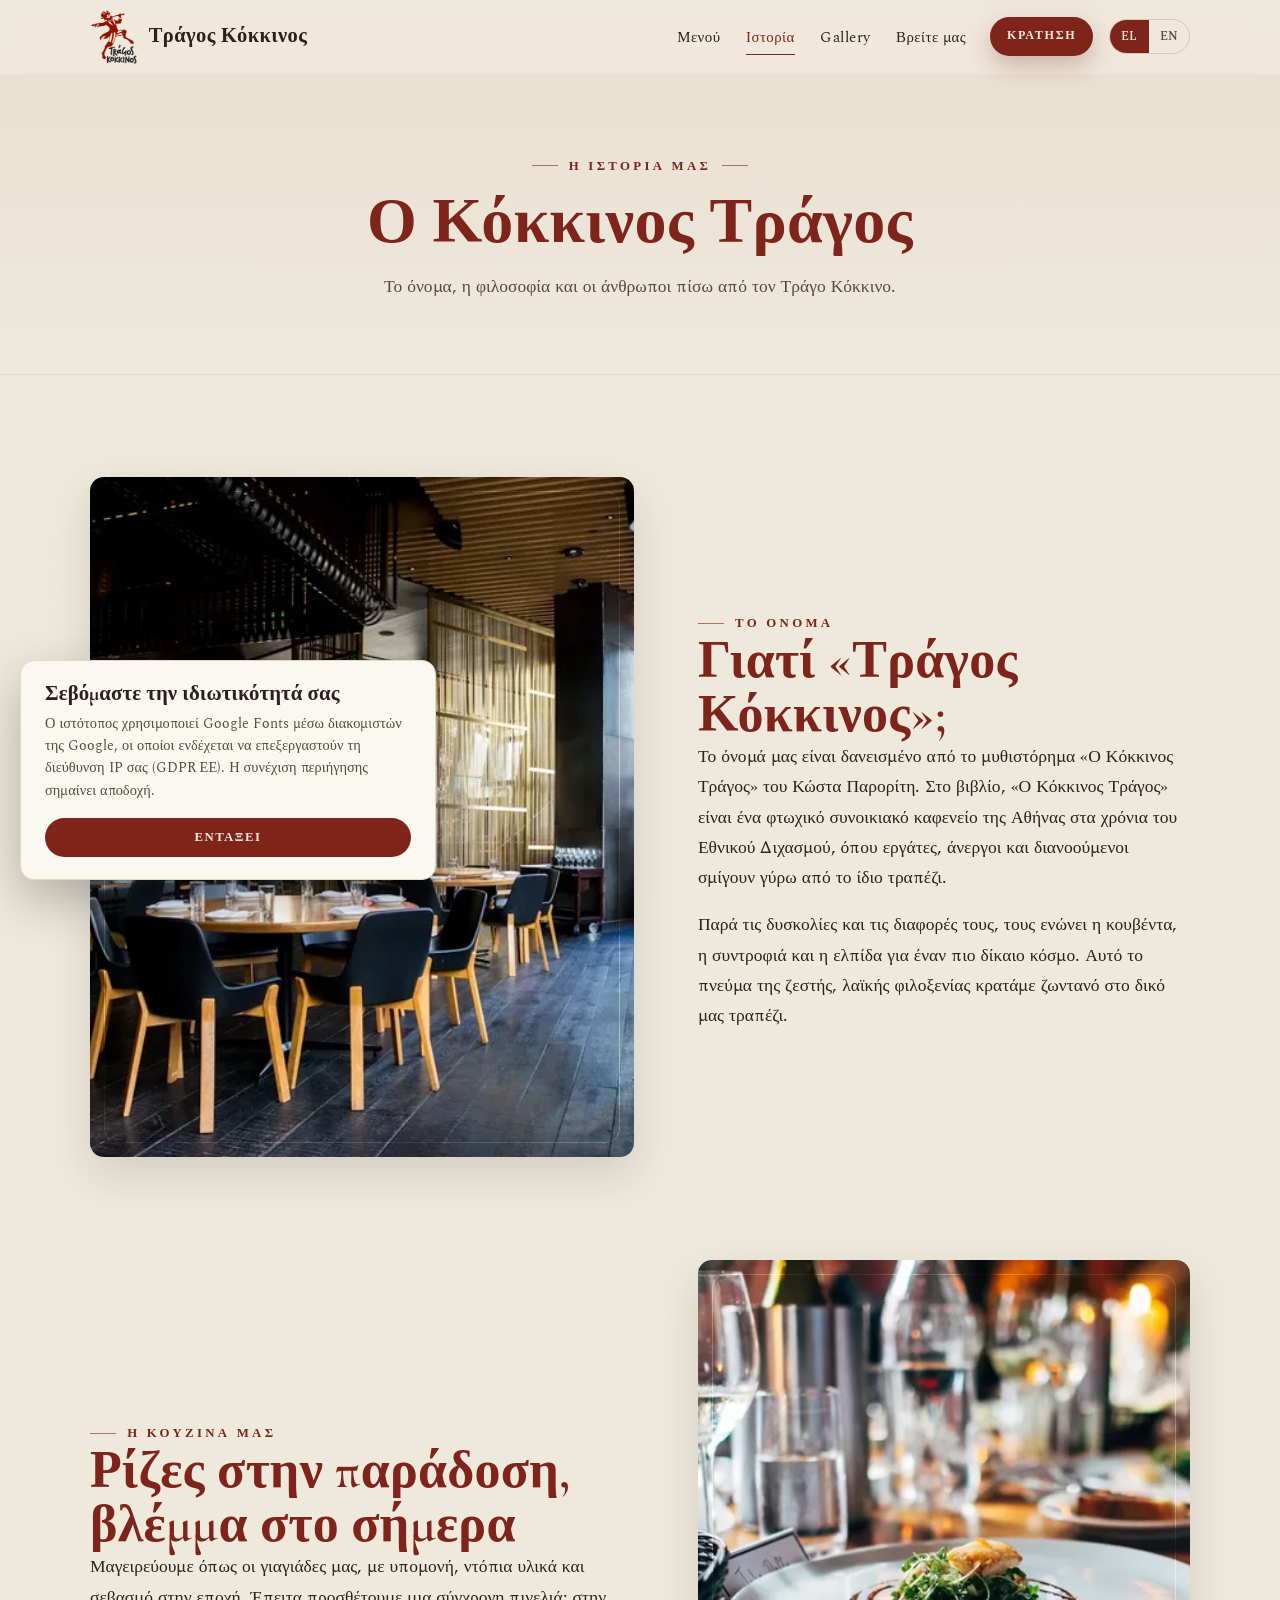
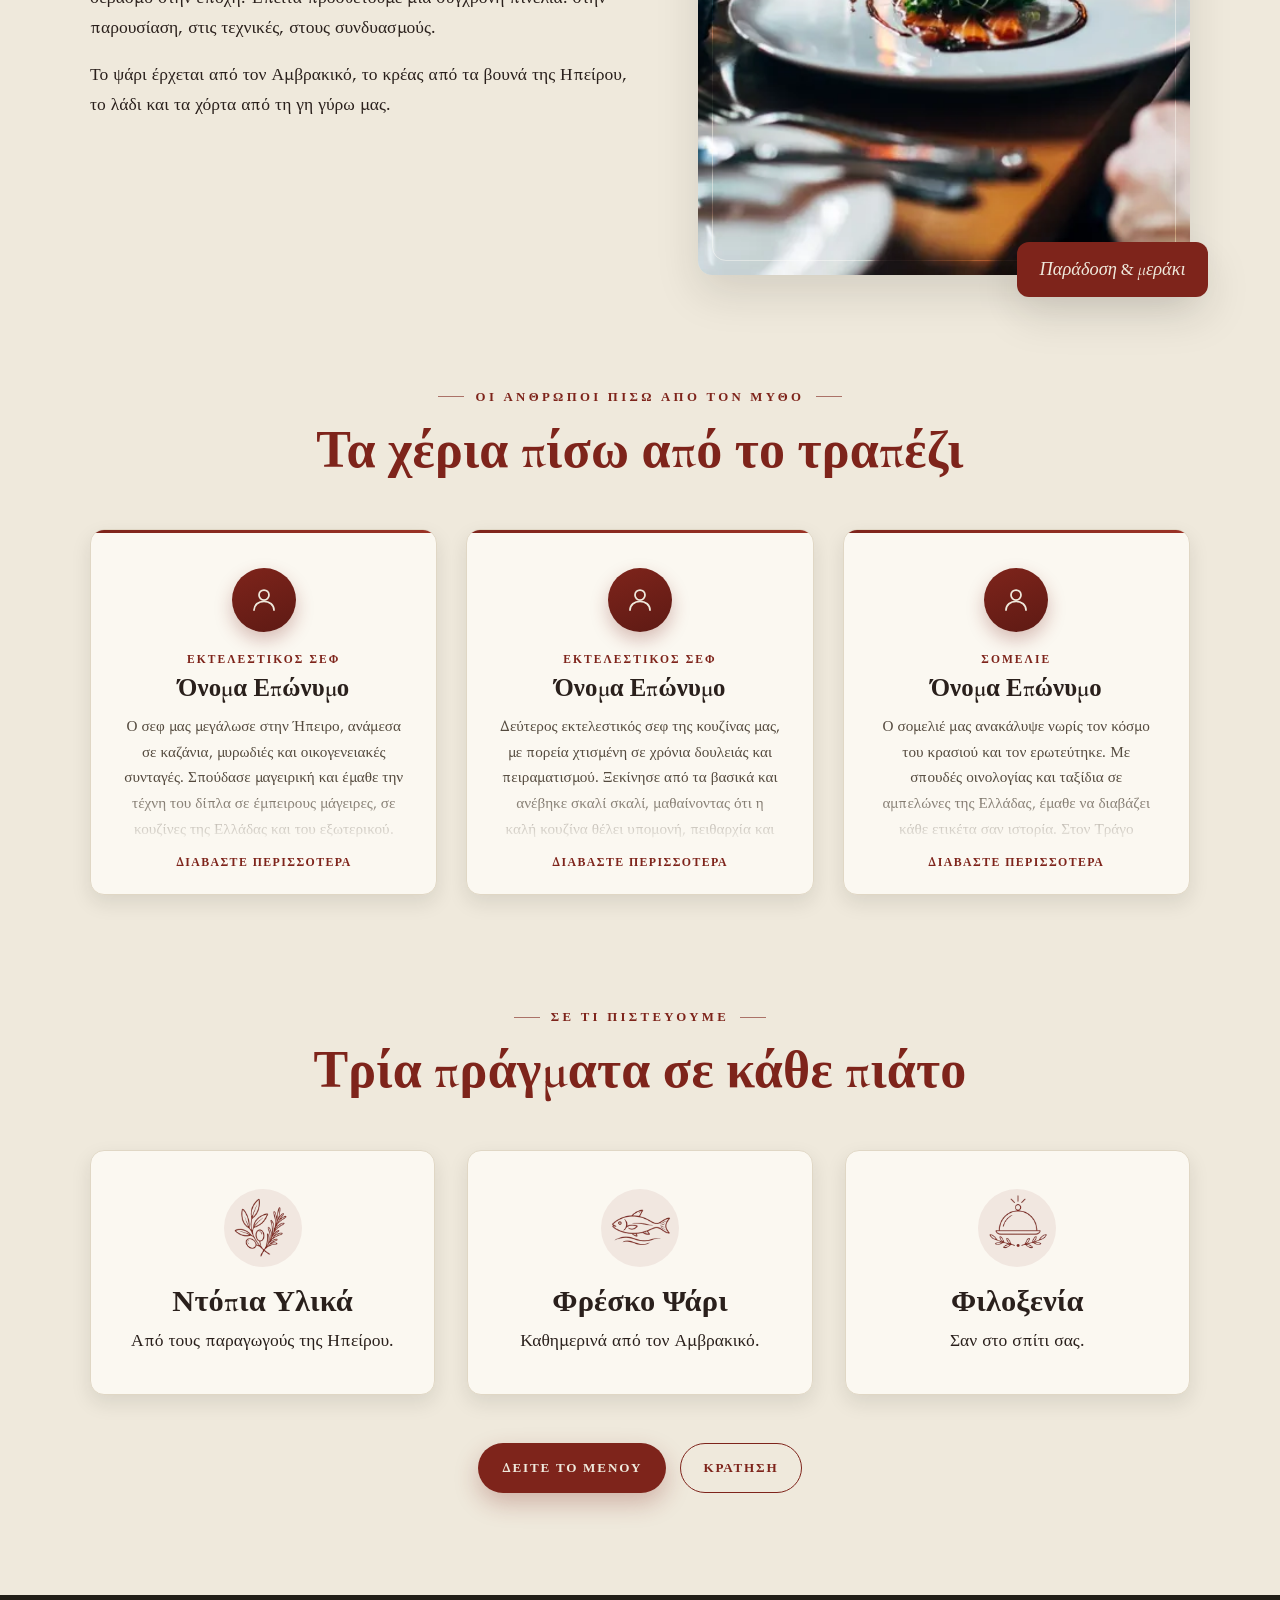
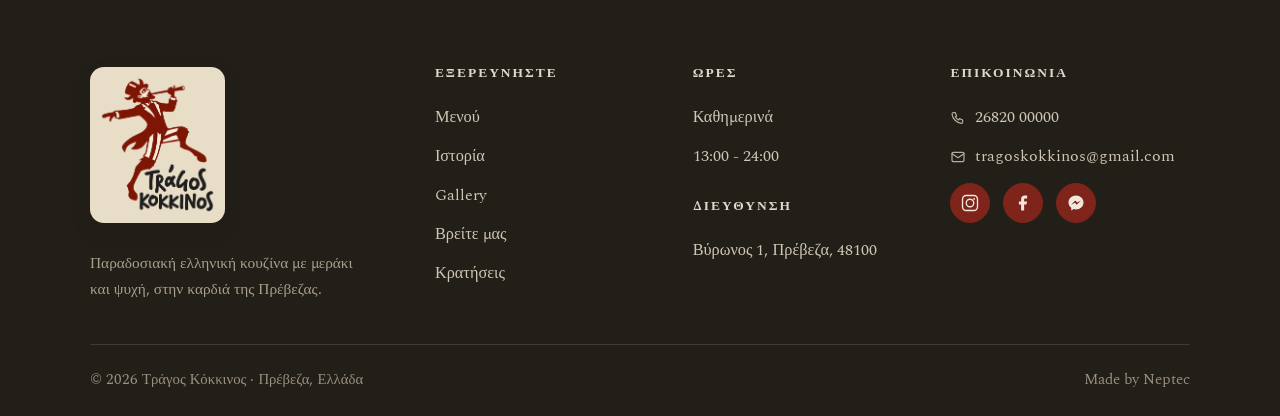
<file: history.html>
<!DOCTYPE html>
<html lang="el">
<head>
  <meta charset="UTF-8">
  <meta name="viewport" content="width=device-width, initial-scale=1">
  <meta name="color-scheme" content="light">
  <script>document.documentElement.classList.add('has-js');</script>
  <title data-en="History · Trágos Kokkinos">Ιστορία · Τράγος Κόκκινος</title>
  <meta name="description" data-en-content="The story behind Trágos Kokkinos: the name from Kostas Paroritis's novel, and a kitchen rooted in tradition with a modern touch." content="Η ιστορία πίσω από τον Τράγο Κόκκινο: το όνομα από το μυθιστόρημα του Κώστα Παρορίτη και μια κουζίνα με ρίζες στην παράδοση και σύγχρονη ματιά.">
  <link rel="icon" href="assets/favicon.ico" sizes="any">
  <link rel="icon" type="image/png" sizes="32x32" href="assets/favicon-32.png">
  <link rel="icon" type="image/png" sizes="16x16" href="assets/favicon-16.png">
  <link rel="apple-touch-icon" href="assets/apple-touch-icon.png">
  <meta property="og:type"        content="restaurant">
  <meta property="og:locale"      content="el_GR">
  <meta property="og:site_name"   content="Τράγος Κόκκινος">
  <meta property="og:url"         content="https://tragoskokkinos.gr/history">
  <meta property="og:title"       content="Ιστορία · Τράγος Κόκκινος">
  <meta property="og:description" content="Το όνομα από τον «Κόκκινο Τράγο» του Παρορίτη, η φιλοσοφία μας και η κουζίνα που μας ξεχωρίζει.">
  <meta property="og:image"       content="https://tragoskokkinos.gr/assets/og-share.jpg">
  <meta property="og:image:width" content="1200">
  <meta property="og:image:height" content="630">
  <meta property="og:image:type"  content="image/jpeg">
  <link rel="preconnect" href="https://fonts.googleapis.com">
  <link rel="preconnect" href="https://fonts.gstatic.com" crossorigin>
  <link href="https://fonts.googleapis.com/css2?family=Cormorant+Garamond:ital,wght@0,400;0,500;0,600;0,700;1,400;1,500;1,600&family=Spectral:ital,wght@0,300;0,400;0,500;0,600;1,400&display=swap" rel="stylesheet">
  <meta name="twitter:card"        content="summary_large_image">
  <meta name="twitter:title"       content="Ιστορία · Τράγος Κόκκινος">
  <meta name="twitter:description"  content="Το όνομα από τον «Κόκκινο Τράγο» του Παρορίτη, η φιλοσοφία μας και η κουζίνα που μας ξεχωρίζει.">
  <meta name="twitter:image"        content="https://tragoskokkinos.gr/assets/og-share.jpg">
  <link rel="canonical" href="https://tragoskokkinos.gr/history">
  <link rel="stylesheet" href="assets/css/styles.css">
  <script src="assets/js/main.js" defer></script>
  <script type="application/ld+json">
  {
    "@context": "https://schema.org",
    "@type": "Restaurant",
    "name": "Τράγος Κόκκινος",
    "alternateName": "Trágos Kokkinos",
    "url": "https://tragoskokkinos.gr",
    "logo": "https://tragoskokkinos.gr/assets/logo.png",
    "image": "https://tragoskokkinos.gr/assets/img/hero.webp",
    "description": "Παραδοσιακή ελληνική κουζίνα με μεράκι και ψυχή, στην καρδιά της Πρέβεζας.",
    "telephone": "+302682000000",
    "email": "tragoskokkinos@gmail.com",
    "address": {
      "@type": "PostalAddress",
      "streetAddress": "Βύρωνος 1",
      "addressLocality": "Πρέβεζα",
      "postalCode": "48100",
      "addressCountry": "GR"
    },
    "geo": {
      "@type": "GeoCoordinates",
      "latitude": 38.957678,
      "longitude": 20.753682
    },
    "openingHoursSpecification": {
      "@type": "OpeningHoursSpecification",
      "dayOfWeek": ["Monday","Tuesday","Wednesday","Thursday","Friday","Saturday","Sunday"],
      "opens": "13:00",
      "closes": "24:00"
    },
    "openingHours": "Mo-Su 13:00-24:00",
    "areaServed": { "@type": "City", "name": "Preveza" },
    "knowsLanguage": ["el","en"],
    "paymentAccepted": "Cash, Credit Card",
    "sameAs": ["https://www.instagram.com/tragoskokkinos", "https://www.facebook.com/p/%CE%A4%CF%81%CE%AC%CE%B3%CE%BF%CF%82-%CE%9A%CF%8C%CE%BA%CE%BA%CE%B9%CE%BD%CE%BF%CF%82-61577458732710/"],
    "servesCuisine": ["Greek", "Mediterranean", "Seafood"],
    "priceRange": "€€",
    "hasMenu": "https://tragoskokkinos.gr/menu",
    "acceptsReservations": "True",
    "currenciesAccepted": "EUR"
  }
  </script>
</head>
<body>
  <a class="skip-link" href="#main" data-en="Skip to content">Μετάβαση στο περιεχόμενο</a>

  <header class="site-header">
    <nav class="nav" aria-label="Main">
      <a class="brand" href="/" aria-label="Τράγος Κόκκινος">
        <img src="assets/logo.webp" alt="Τράγος Κόκκινος" width="981" height="1154">
        <span class="brand-word">Τράγος Κόκκινος</span>
      </a>
      <ul class="nav-links" id="nav-links">
        <li><a href="/menu" data-en="Menu">Μενού</a></li>
        <li><a href="/history" class="active" aria-current="page" data-en="History">Ιστορία</a></li>
        <li><a href="/gallery" data-en="Gallery">Gallery</a></li>
        <li><a href="/directions" data-en="Find Us">Βρείτε μας</a></li>
      </ul>
      <div class="nav-actions">
        <a class="btn btn-solid nav-cta" href="/reservations" data-en="Reserve">Κράτηση</a>
        <div class="lang-toggle" role="group" aria-label="Language / Γλώσσα">
          <button type="button" data-lang="el" class="active" aria-pressed="true">EL</button>
          <button type="button" data-lang="en" aria-pressed="false">EN</button>
        </div>
        <button class="nav-toggle" aria-label="Menu / Μενού" aria-expanded="false" aria-controls="nav-links"><span></span></button>
      </div>
    </nav>
  </header>

  <main id="main">
    <section class="page-hero">
      <div class="container">
        <span class="eyebrow flank" data-en="Our story">Η ιστορία μας</span>
        <h1 data-en="The Red Goat">Ο Κόκκινος Τράγος</h1>
        <p data-en="The name, the philosophy and the people behind Trágos Kokkinos.">Το όνομα, η φιλοσοφία και οι άνθρωποι πίσω από τον Τράγο Κόκκινο.</p>
      </div>
    </section>

    <!-- THE NAME -->
    <section class="section">
      <div class="container split">
        <div class="split-media" data-reveal>
          <img src="assets/img/interior.webp" srcset="assets/img/interior-sm.webp 800w, assets/img/interior.webp 1400w" sizes="(max-width:980px) 100vw, 50vw" alt="Warm restaurant interior" loading="lazy" decoding="async">
          <span class="frame"></span>
        </div>
        <div class="split-body" data-reveal data-reveal-delay="1">
          <span class="eyebrow" data-en="The name">Το όνομα</span>
          <h2 class="section-title" data-en="Why “The Red Goat”?">Γιατί «Τράγος Κόκκινος»;</h2>
          <p data-en="Our name is borrowed from the novel “The Red Goat” (Ο Κόκκινος Τράγος) by Kostas Paroritis. In the book, the Red Goat is a humble neighbourhood cafe in Athens during the years of the National Schism, where workers, the unemployed and intellectuals gather around the same table.">Το όνομά μας είναι δανεισμένο από το μυθιστόρημα «Ο Κόκκινος Τράγος» του Κώστα Παρορίτη. Στο βιβλίο, «Ο Κόκκινος Τράγος» είναι ένα φτωχικό συνοικιακό καφενείο της Αθήνας στα χρόνια του Εθνικού Διχασμού, όπου εργάτες, άνεργοι και διανοούμενοι σμίγουν γύρω από το ίδιο τραπέζι.</p>
          <p data-en="Despite their hardships and their differences, they are bound by conversation, company and the hope for a fairer world. It is that spirit of warm, everyday hospitality that we keep alive at our own table.">Παρά τις δυσκολίες και τις διαφορές τους, τους ενώνει η κουβέντα, η συντροφιά και η ελπίδα για έναν πιο δίκαιο κόσμο. Αυτό το πνεύμα της ζεστής, λαϊκής φιλοξενίας κρατάμε ζωντανό στο δικό μας τραπέζι.</p>
        </div>
      </div>
    </section>

    <!-- KITCHEN -->
    <section class="section" style="padding-top:0">
      <div class="container split reverse">
        <div class="split-media" data-reveal>
          <img src="assets/img/dining.webp" srcset="assets/img/dining-sm.webp 800w, assets/img/dining.webp 1400w" sizes="(max-width:980px) 100vw, 50vw" alt="Plated dish with wine" loading="lazy" decoding="async">
          <span class="frame"></span>
          <span class="tag-badge script" data-en-html='Tradition <span class=&quot;amp&quot;>&amp;</span> meraki'>Παράδοση <span class="amp">&amp;</span> μεράκι</span>
        </div>
        <div class="split-body" data-reveal data-reveal-delay="1">
          <span class="eyebrow" data-en="Our kitchen">Η κουζίνα μας</span>
          <h2 class="section-title" data-en="Rooted in tradition, looking to today">Ρίζες στην παράδοση, βλέμμα στο σήμερα</h2>
          <p data-en="We cook the way our grandmothers did, with patience, local ingredients and respect for the season. Then we add a modern touch: in the plating, the technique, the pairings.">Μαγειρεύουμε όπως οι γιαγιάδες μας, με υπομονή, ντόπια υλικά και σεβασμό στην εποχή. Έπειτα προσθέτουμε μια σύγχρονη πινελιά: στην παρουσίαση, στις τεχνικές, στους συνδυασμούς.</p>
          <p data-en="Our fish comes from the Amvrakikos Gulf, our meat from the mountains of Epirus, our oil and greens from the land around us.">Το ψάρι έρχεται από τον Αμβρακικό, το κρέας από τα βουνά της Ηπείρου, το λάδι και τα χόρτα από τη γη γύρω μας.</p>
        </div>
      </div>
    </section>

    <!-- PEOPLE / The people behind the myth -->
    <section class="section people" style="padding-top:0">
      <div class="container">
        <div class="section-head center" data-reveal>
          <span class="eyebrow flank" data-en="The people behind the myth">Οι άνθρωποι πίσω από τον μύθο</span>
          <h2 class="section-title" data-en="The hands that shape the table">Τα χέρια πίσω από το τραπέζι</h2>
        </div>
        <div class="team-grid">
          <article class="team-card" data-photo="" data-reveal>
            <span class="team-avatar" aria-hidden="true"><svg viewBox="0 0 24 24" fill="none" stroke="currentColor" stroke-width="1.4" stroke-linecap="round" stroke-linejoin="round"><circle cx="12" cy="8" r="4"/><path d="M4 20c0-4 3.6-7 8-7s8 3 8 7"/></svg></span>
            <span class="team-role" data-en="Executive Chef">Εκτελεστικός Σεφ</span>
            <h3 class="team-name" data-en="Full Name">Όνομα Επώνυμο</h3>
            <div class="team-story-wrap">
              <p class="team-story" data-en="Our chef grew up in Epirus, among bubbling pots, kitchen aromas and family recipes. He trained as a cook and learned his craft beside experienced chefs, in kitchens across Greece and abroad. Over time he shaped his own style: respect for tradition, a love of local ingredients and an appetite for creativity. Today he signs much of our menu and makes sure every plate reaches the table exactly as he imagined it. (Replace this with his real story.)">Ο σεφ μας μεγάλωσε στην Ήπειρο, ανάμεσα σε καζάνια, μυρωδιές και οικογενειακές συνταγές. Σπούδασε μαγειρική και έμαθε την τέχνη του δίπλα σε έμπειρους μάγειρες, σε κουζίνες της Ελλάδας και του εξωτερικού. Με τον καιρό διαμόρφωσε το δικό του ύφος: σεβασμός στην παράδοση, αγάπη για τα ντόπια υλικά και διάθεση για δημιουργία. Σήμερα υπογράφει μεγάλο μέρος του μενού μας και φροντίζει κάθε πιάτο να φτάνει στο τραπέζι όπως ακριβώς το ονειρεύτηκε. (Αντικαταστήστε το με την πραγματική του ιστορία.)</p>
            </div>
            <span class="team-more" data-en="Read more">Διαβάστε περισσότερα</span>
          </article>
          <article class="team-card" data-photo="" data-reveal data-reveal-delay="1">
            <span class="team-avatar" aria-hidden="true"><svg viewBox="0 0 24 24" fill="none" stroke="currentColor" stroke-width="1.4" stroke-linecap="round" stroke-linejoin="round"><circle cx="12" cy="8" r="4"/><path d="M4 20c0-4 3.6-7 8-7s8 3 8 7"/></svg></span>
            <span class="team-role" data-en="Executive Chef">Εκτελεστικός Σεφ</span>
            <h3 class="team-name" data-en="Full Name">Όνομα Επώνυμο</h3>
            <div class="team-story-wrap">
              <p class="team-story" data-en="The second executive chef of our kitchen, with a path built on years of work and experimentation. He started from the basics and rose step by step, learning that good cooking takes patience, discipline and passion. He brings the team a modern eye: new techniques, unexpected combinations and attention to detail, without ever forgetting the taste of tradition. (Replace this with his real story.)">Δεύτερος εκτελεστικός σεφ της κουζίνας μας, με πορεία χτισμένη σε χρόνια δουλειάς και πειραματισμού. Ξεκίνησε από τα βασικά και ανέβηκε σκαλί σκαλί, μαθαίνοντας ότι η καλή κουζίνα θέλει υπομονή, πειθαρχία και μεράκι. Φέρνει στην ομάδα μια σύγχρονη ματιά: νέες τεχνικές, απρόσμενους συνδυασμούς και προσοχή στη λεπτομέρεια, χωρίς ποτέ να ξεχνά τη γεύση της παράδοσης. (Αντικαταστήστε το με την πραγματική του ιστορία.)</p>
            </div>
            <span class="team-more" data-en="Read more">Διαβάστε περισσότερα</span>
          </article>
          <article class="team-card" data-photo="" data-reveal data-reveal-delay="2">
            <span class="team-avatar" aria-hidden="true"><svg viewBox="0 0 24 24" fill="none" stroke="currentColor" stroke-width="1.4" stroke-linecap="round" stroke-linejoin="round"><circle cx="12" cy="8" r="4"/><path d="M4 20c0-4 3.6-7 8-7s8 3 8 7"/></svg></span>
            <span class="team-role" data-en="Sommelier">Σομελιέ</span>
            <h3 class="team-name" data-en="Full Name">Όνομα Επώνυμο</h3>
            <div class="team-story-wrap">
              <p class="team-story" data-en="Our sommelier discovered the world of wine early and fell for it. With studies in oenology and travels through the vineyards of Greece, he learned to read every label like a story. At Trágos Kokkinos he curates the wine list and suggests the ideal pairing for every dish, from the crisp whites of the Amvrakikos to the bold reds of the mainland. For him, the right glass completes the meal. (Replace this with his real story.)">Ο σομελιέ μας ανακάλυψε νωρίς τον κόσμο του κρασιού και τον ερωτεύτηκε. Με σπουδές οινολογίας και ταξίδια σε αμπελώνες της Ελλάδας, έμαθε να διαβάζει κάθε ετικέτα σαν ιστορία. Στον Τράγο Κόκκινο επιμελείται τη λίστα κρασιών και προτείνει τον ιδανικό συνδυασμό για κάθε πιάτο, από τα δροσερά λευκά του Αμβρακικού ως τα δυνατά κόκκινα της στεριάς. Για εκείνον, το σωστό ποτήρι ολοκληρώνει το γεύμα. (Αντικαταστήστε το με την πραγματική του ιστορία.)</p>
            </div>
            <span class="team-more" data-en="Read more">Διαβάστε περισσότερα</span>
          </article>
        </div>
      </div>
    </section>

    <!-- VALUES -->
    <section class="section" style="padding-top:0">
      <div class="container">
        <div class="section-head center" data-reveal>
          <span class="eyebrow flank" data-en="What we believe">Σε τι πιστεύουμε</span>
          <h2 class="section-title" data-en="Three things on every plate">Τρία πράγματα σε κάθε πιάτο</h2>
        </div>
        <div class="cards-3">
          <div class="info-card" style="text-align:center" data-reveal>
            <div class="values-ic"><img src="assets/img/val-local.webp" alt="" width="200" height="200" loading="lazy"></div>
            <h3 data-en="Local Ingredients">Ντόπια Υλικά</h3>
            <p style="margin:.5rem auto 0" data-en="From the producers of Epirus.">Από τους παραγωγούς της Ηπείρου.</p>
          </div>
          <div class="info-card" style="text-align:center" data-reveal data-reveal-delay="1">
            <div class="values-ic"><img src="assets/img/val-fish.webp" alt="" width="200" height="200" loading="lazy"></div>
            <h3 data-en="Fresh Fish">Φρέσκο Ψάρι</h3>
            <p style="margin:.5rem auto 0" data-en="Daily from the Amvrakikos Gulf.">Καθημερινά από τον Αμβρακικό.</p>
          </div>
          <div class="info-card" style="text-align:center" data-reveal data-reveal-delay="2">
            <div class="values-ic"><img src="assets/img/val-hospitality.webp" alt="" width="200" height="200" loading="lazy"></div>
            <h3 data-en="Hospitality">Φιλοξενία</h3>
            <p style="margin:.5rem auto 0" data-en="Like being at home.">Σαν στο σπίτι σας.</p>
          </div>
        </div>
        <div style="text-align:center;margin-top:clamp(2rem,4vw,3rem)" data-reveal>
          <a class="btn btn-solid" href="/menu" data-en="Explore the menu">Δείτε το μενού</a>
          <a class="btn btn-ghost" href="/reservations" style="margin-left:.6rem" data-en="Reserve">Κράτηση</a>
        </div>
      </div>
    </section>
  </main>

  <footer class="site-footer">
    <div class="container">
      <div class="footer-grid">
        <div class="footer-brand" data-reveal>
          <span class="logo-badge"><img src="assets/logo.webp" alt="Τράγος Κόκκινος" width="981" height="1154"></span>
          <p data-en="Traditional Greek cooking with meraki and soul, in the heart of Preveza.">Παραδοσιακή ελληνική κουζίνα με μεράκι και ψυχή, στην καρδιά της Πρέβεζας.</p>
        </div>
        <div class="f-col">
          <h4 data-en="Explore">Εξερευνήστε</h4>
          <a href="/menu" data-en="Menu">Μενού</a>
          <a href="/history" data-en="History">Ιστορία</a>
          <a href="/gallery" data-en="Gallery">Gallery</a>
          <a href="/directions" data-en="Find Us">Βρείτε μας</a>
          <a href="/reservations" data-en="Reservations">Κρατήσεις</a>
        </div>
        <div class="f-col">
          <h4 data-en="Hours">Ώρες</h4>
          <ul>
            <li data-en="Daily">Καθημερινά</li>
            <li>13:00 - 24:00</li>
          </ul>
          <h4 style="margin-top:1.5rem" data-en="Address">Διεύθυνση</h4>
          <a href="/directions" data-en="1 Vyronos St, Preveza, 48100">Βύρωνος 1, Πρέβεζα, 48100</a>
        </div>
        <div class="f-col">
          <h4 data-en="Contact">Επικοινωνία</h4>
          <a class="contact-link" href="tel:+302682000000"><svg viewBox="0 0 24 24" fill="none" stroke="currentColor" stroke-width="1.8" stroke-linecap="round" stroke-linejoin="round"><path d="M5 4h3l2 5-2 1c1 2 3 4 5 5l1-2 5 2v3c0 1-1 2-2 2A16 16 0 0 1 3 6c0-1 1-2 2-2z"/></svg><span data-en="+30 26820 00000">26820 00000</span></a>
          <a class="contact-link" href="mailto:tragoskokkinos@gmail.com"><svg viewBox="0 0 24 24" fill="none" stroke="currentColor" stroke-width="1.8" stroke-linecap="round" stroke-linejoin="round"><rect x="3" y="5" width="18" height="14" rx="2"/><path d="m3 7 9 6 9-6"/></svg><span>tragoskokkinos@gmail.com</span></a>
          <div class="social">
            <a href="https://www.instagram.com/tragoskokkinos" target="_blank" rel="noopener" aria-label="Instagram">
              <svg viewBox="0 0 24 24" fill="none" stroke="currentColor" stroke-width="1.8" stroke-linecap="round" stroke-linejoin="round"><rect x="2" y="2" width="20" height="20" rx="5"/><circle cx="12" cy="12" r="5"/><circle cx="17.5" cy="6.5" r="1.2" fill="currentColor" stroke="none"/></svg>
            </a>
            <a href="https://www.facebook.com/p/%CE%A4%CF%81%CE%AC%CE%B3%CE%BF%CF%82-%CE%9A%CF%8C%CE%BA%CE%BA%CE%B9%CE%BD%CE%BF%CF%82-61577458732710/" target="_blank" rel="noopener" aria-label="Facebook">
              <svg viewBox="0.5 0 24 24" fill="currentColor"><path d="M18 2h-3a5 5 0 0 0-5 5v3H7v4h3v8h4v-8h3l1-4h-4V7a1 1 0 0 1 1-1h3z"/></svg>
            </a>
            <a href="https://m.me/61577458732710" target="_blank" rel="noopener" aria-label="Messenger">
              <svg viewBox="0 0 24 24" fill="currentColor"><path d="M12 2C6.48 2 2 6.14 2 11.26c0 2.92 1.44 5.52 3.69 7.21V22l3.38-1.86c.9.25 1.86.38 2.93.38 5.52 0 10-4.14 10-9.26S17.52 2 12 2zm1.07 12.47-2.55-2.72-4.97 2.72 5.47-5.81 2.61 2.72 4.9-2.72-5.46 5.81z"/></svg>
            </a>
          </div>
        </div>
      </div>
      <div class="footer-bottom">
        <span>© <span id="year">2026</span> Τράγος Κόκκινος · <span data-en="Preveza, Greece">Πρέβεζα, Ελλάδα</span></span>
        <span data-en="Made by Neptec">Made by Neptec</span>
      </div>
    </div>
  </footer>


  <!-- GDPR cookie notice -->
  <div class="cookie-bar" id="cookie-bar" role="region" aria-label="Cookie notice / Ειδοποίηση cookies">
    <h3 data-en="We value your privacy">Σεβόμαστε την ιδιωτικότητά σας</h3>
    <p data-en="This site uses Google Fonts served from Google's servers, which may process your IP address (EU GDPR). Continuing means you accept this.">Ο ιστότοπος χρησιμοποιεί Google Fonts μέσω διακομιστών της Google, οι οποίοι ενδέχεται να επεξεργαστούν τη διεύθυνση IP σας (GDPR ΕΕ). Η συνέχιση περιήγησης σημαίνει αποδοχή.</p>
    <button class="cookie-bar-btn" id="cookie-ok" type="button" data-en="Got it">Εντάξει</button>
  </div>
</body>
</html>
</file>
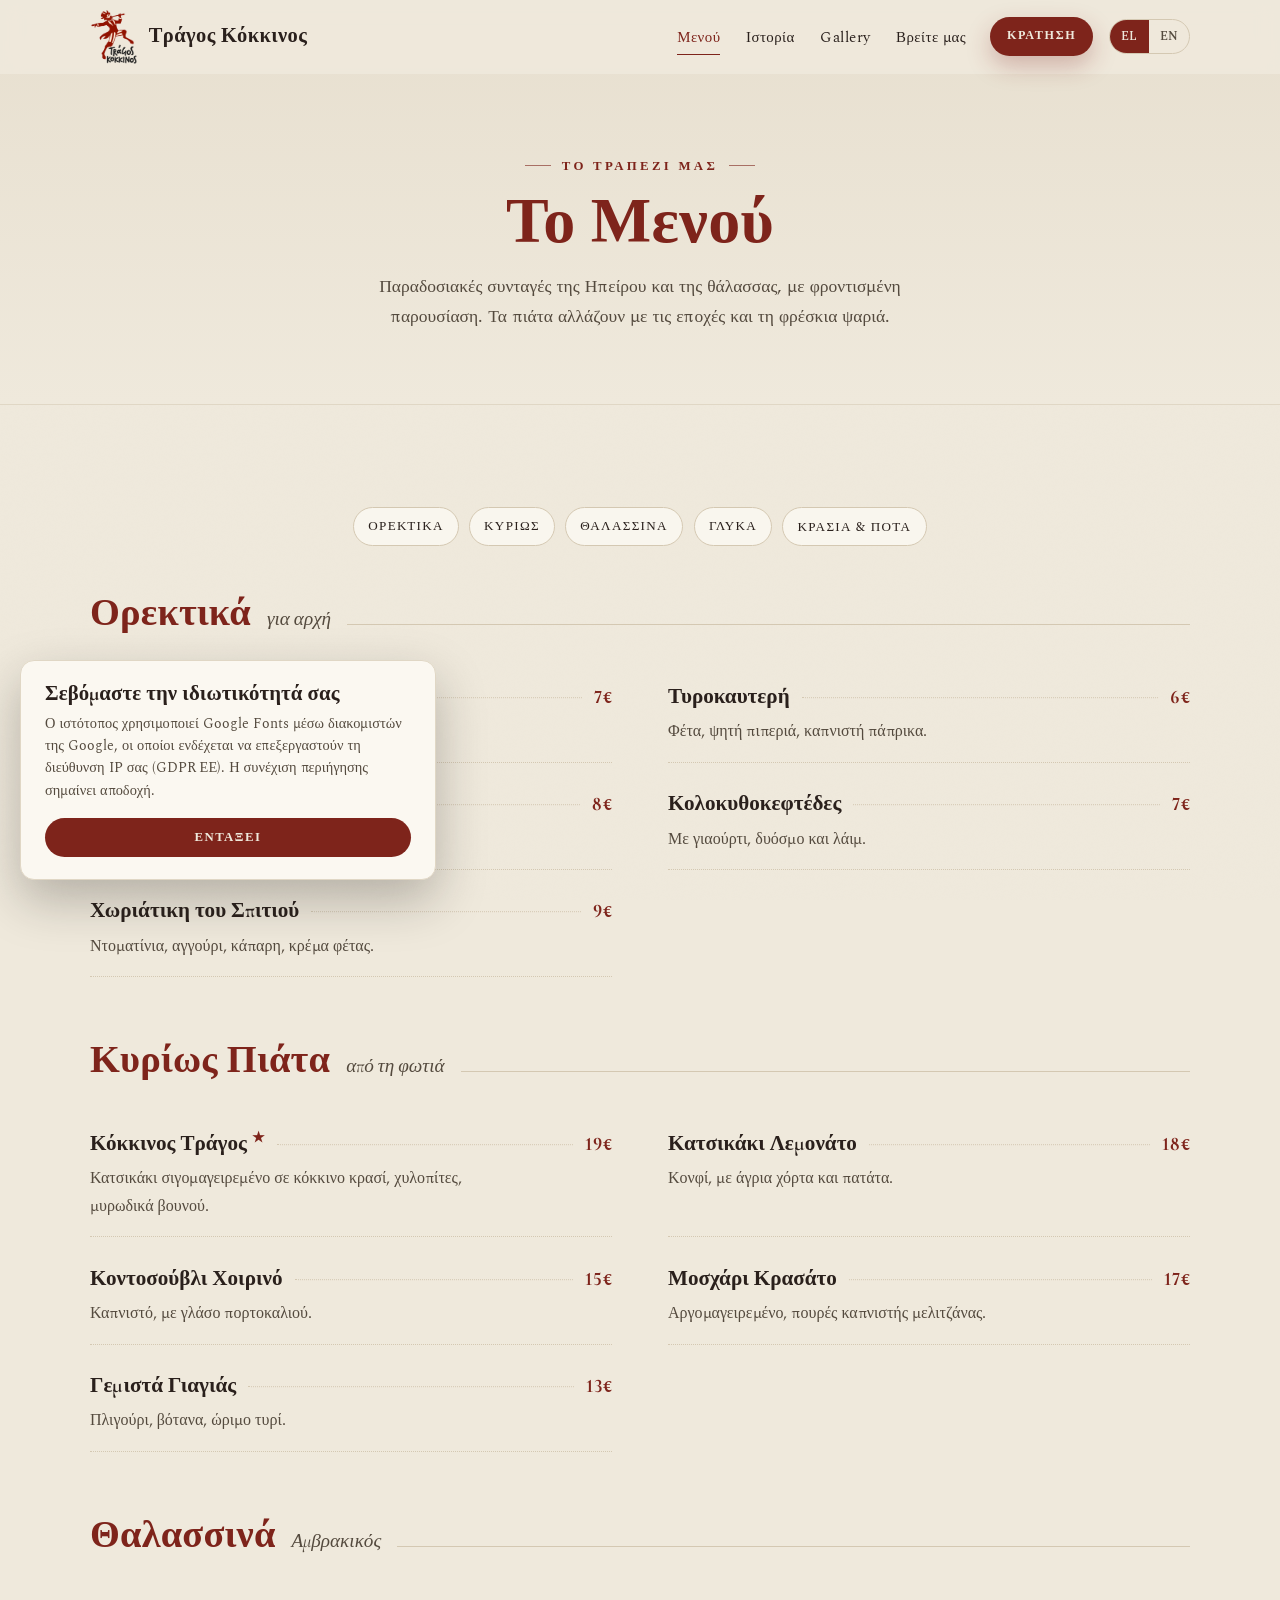
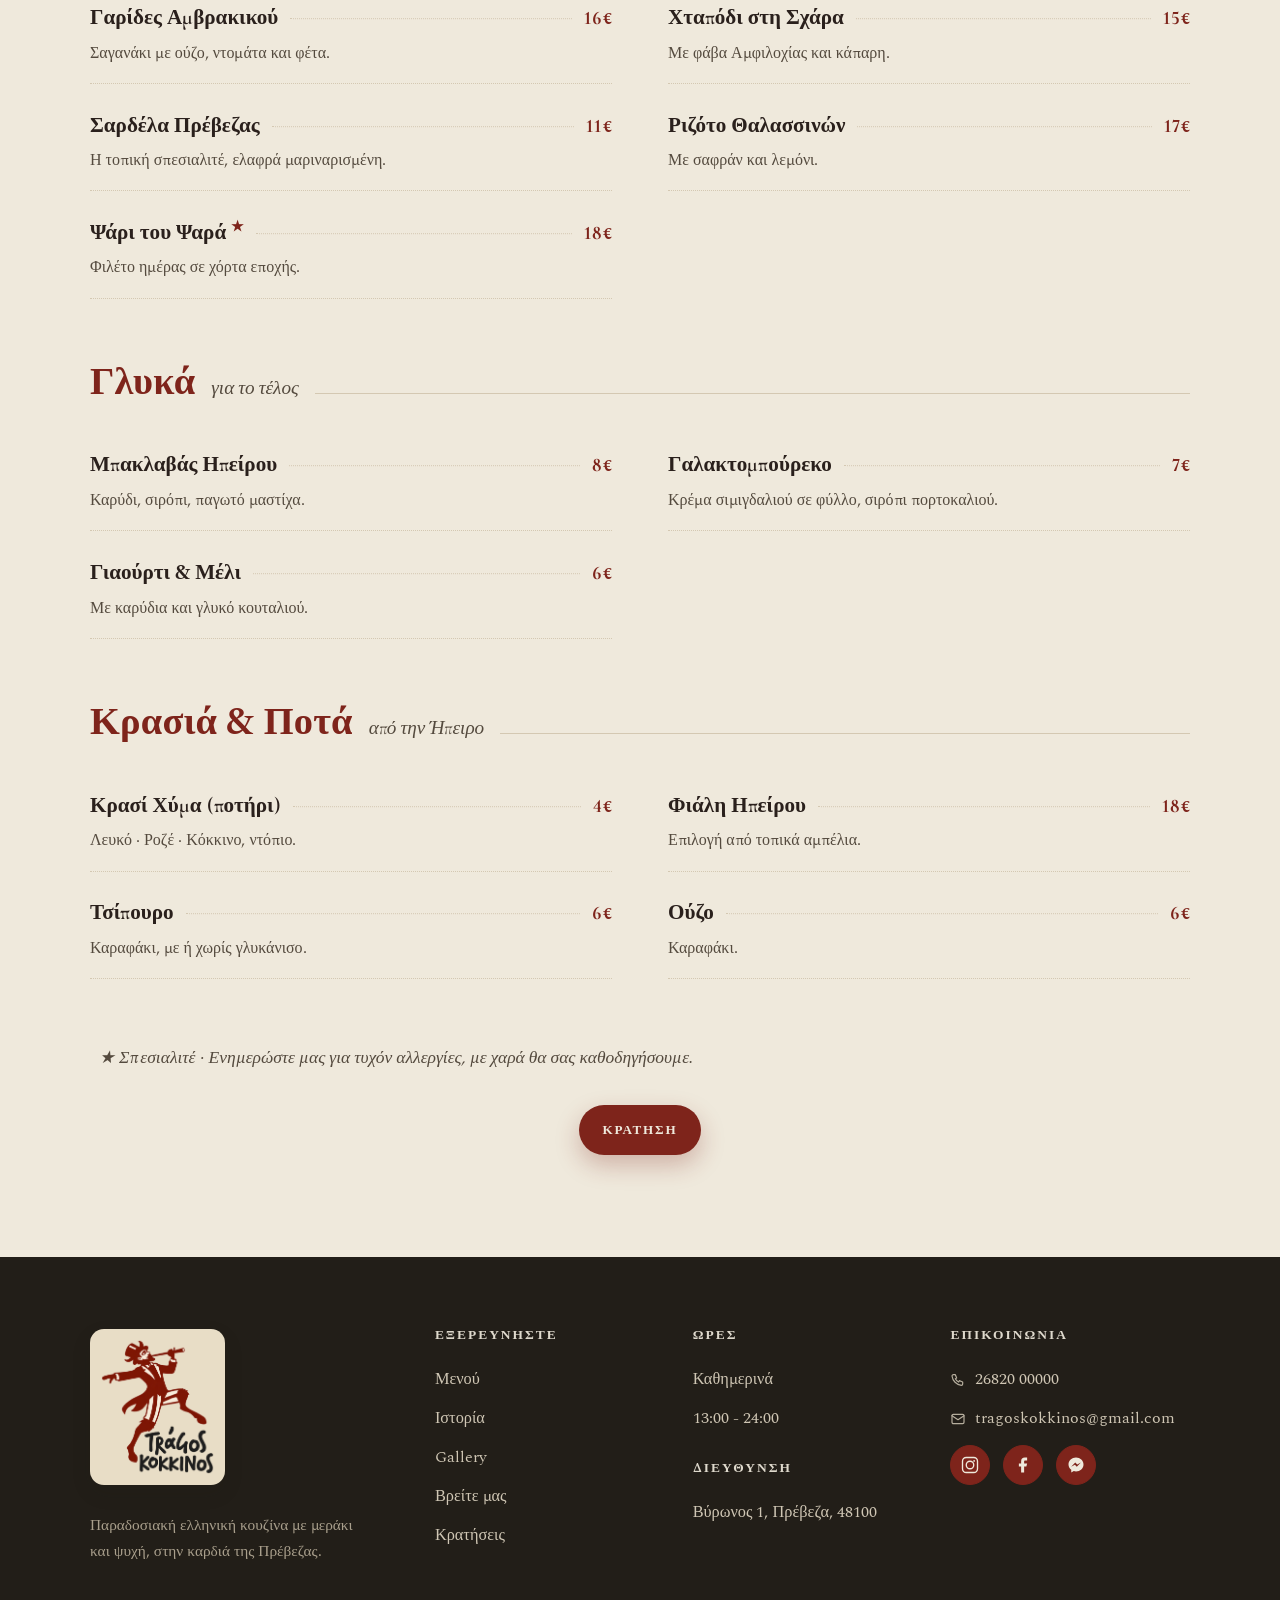
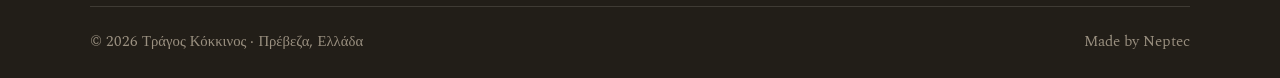
<file: menu.html>
<!DOCTYPE html>
<html lang="el">
<head>
  <meta charset="UTF-8">
  <meta name="viewport" content="width=device-width, initial-scale=1">
  <meta name="color-scheme" content="light">
  <script>document.documentElement.classList.add('has-js');</script>
  <title data-en="Menu · Trágos Kokkinos">Μενού · Τράγος Κόκκινος</title>
  <meta name="description" data-en-content="Our menu: starters, mains, seafood from the Amvrakikos Gulf, desserts and local wines. Traditional Greek cooking with a modern touch." content="Το μενού μας: ορεκτικά, κυρίως πιάτα, θαλασσινά από τον Αμβρακικό, γλυκά και τοπικά κρασιά. Παραδοσιακή κουζίνα με σύγχρονη ματιά.">
  <link rel="icon" href="assets/favicon.ico" sizes="any">
  <link rel="icon" type="image/png" sizes="32x32" href="assets/favicon-32.png">
  <link rel="icon" type="image/png" sizes="16x16" href="assets/favicon-16.png">
  <link rel="apple-touch-icon" href="assets/apple-touch-icon.png">
  <meta property="og:type"        content="restaurant">
  <meta property="og:locale"      content="el_GR">
  <meta property="og:site_name"   content="Τράγος Κόκκινος">
  <meta property="og:url"         content="https://tragoskokkinos.gr/menu">
  <meta property="og:title"       content="Μενού · Τράγος Κόκκινος">
  <meta property="og:description" content="Ορεκτικά, κυρίως, θαλασσινά, γλυκά και κρασιά. Η γεύση της Ηπείρου στην Πρέβεζα.">
  <meta property="og:image"       content="https://tragoskokkinos.gr/assets/og-share.jpg">
  <meta property="og:image:width" content="1200">
  <meta property="og:image:height" content="630">
  <meta property="og:image:type"  content="image/jpeg">
  <link rel="preconnect" href="https://fonts.googleapis.com">
  <link rel="preconnect" href="https://fonts.gstatic.com" crossorigin>
  <link href="https://fonts.googleapis.com/css2?family=Cormorant+Garamond:ital,wght@0,400;0,500;0,600;0,700;1,400;1,500;1,600&family=Spectral:ital,wght@0,300;0,400;0,500;0,600;1,400&display=swap" rel="stylesheet">
  <meta name="twitter:card"        content="summary_large_image">
  <meta name="twitter:title"       content="Μενού · Τράγος Κόκκινος">
  <meta name="twitter:description"  content="Ορεκτικά, κυρίως, θαλασσινά, γλυκά και κρασιά. Η γεύση της Ηπείρου στην Πρέβεζα.">
  <meta name="twitter:image"        content="https://tragoskokkinos.gr/assets/og-share.jpg">
  <link rel="canonical" href="https://tragoskokkinos.gr/menu">
  <link rel="stylesheet" href="assets/css/styles.css">
  <script src="assets/js/main.js" defer></script>
  <script type="application/ld+json">
  {
    "@context": "https://schema.org",
    "@type": "Restaurant",
    "name": "Τράγος Κόκκινος",
    "alternateName": "Trágos Kokkinos",
    "url": "https://tragoskokkinos.gr",
    "logo": "https://tragoskokkinos.gr/assets/logo.png",
    "image": "https://tragoskokkinos.gr/assets/img/hero.webp",
    "description": "Παραδοσιακή ελληνική κουζίνα με μεράκι και ψυχή, στην καρδιά της Πρέβεζας.",
    "telephone": "+302682000000",
    "email": "tragoskokkinos@gmail.com",
    "address": {
      "@type": "PostalAddress",
      "streetAddress": "Βύρωνος 1",
      "addressLocality": "Πρέβεζα",
      "postalCode": "48100",
      "addressCountry": "GR"
    },
    "geo": {
      "@type": "GeoCoordinates",
      "latitude": 38.957678,
      "longitude": 20.753682
    },
    "openingHoursSpecification": {
      "@type": "OpeningHoursSpecification",
      "dayOfWeek": ["Monday","Tuesday","Wednesday","Thursday","Friday","Saturday","Sunday"],
      "opens": "13:00",
      "closes": "24:00"
    },
    "openingHours": "Mo-Su 13:00-24:00",
    "areaServed": { "@type": "City", "name": "Preveza" },
    "knowsLanguage": ["el","en"],
    "paymentAccepted": "Cash, Credit Card",
    "sameAs": ["https://www.instagram.com/tragoskokkinos", "https://www.facebook.com/p/%CE%A4%CF%81%CE%AC%CE%B3%CE%BF%CF%82-%CE%9A%CF%8C%CE%BA%CE%BA%CE%B9%CE%BD%CE%BF%CF%82-61577458732710/"],
    "servesCuisine": ["Greek", "Mediterranean", "Seafood"],
    "priceRange": "€€",
    "hasMenu": "https://tragoskokkinos.gr/menu",
    "acceptsReservations": "True",
    "currenciesAccepted": "EUR"
  }
  </script>
</head>
<body>
  <a class="skip-link" href="#main" data-en="Skip to content">Μετάβαση στο περιεχόμενο</a>

  <header class="site-header">
    <nav class="nav" aria-label="Main">
      <a class="brand" href="/" aria-label="Τράγος Κόκκινος">
        <img src="assets/logo.webp" alt="Τράγος Κόκκινος" width="981" height="1154">
        <span class="brand-word">Τράγος Κόκκινος</span>
      </a>
      <ul class="nav-links" id="nav-links">
        <li><a href="/menu" class="active" aria-current="page" data-en="Menu">Μενού</a></li>
        <li><a href="/history" data-en="History">Ιστορία</a></li>
        <li><a href="/gallery" data-en="Gallery">Gallery</a></li>
        <li><a href="/directions" data-en="Find Us">Βρείτε μας</a></li>
      </ul>
      <div class="nav-actions">
        <a class="btn btn-solid nav-cta" href="/reservations" data-en="Reserve">Κράτηση</a>
        <div class="lang-toggle" role="group" aria-label="Language / Γλώσσα">
          <button type="button" data-lang="el" class="active" aria-pressed="true">EL</button>
          <button type="button" data-lang="en" aria-pressed="false">EN</button>
        </div>
        <button class="nav-toggle" aria-label="Menu / Μενού" aria-expanded="false" aria-controls="nav-links"><span></span></button>
      </div>
    </nav>
  </header>

  <main id="main">
    <section class="page-hero">
      <div class="container">
        <span class="eyebrow flank" data-en="Our table">Το τραπέζι μας</span>
        <h1 data-en="The Menu">Το Μενού</h1>
        <p data-en="Traditional recipes from Epirus and the sea, plated with care. Dishes change with the seasons and the day's catch.">Παραδοσιακές συνταγές της Ηπείρου και της θάλασσας, με φροντισμένη παρουσίαση. Τα πιάτα αλλάζουν με τις εποχές και τη φρέσκια ψαριά.</p>
      </div>
    </section>

    <section class="section">
      <div class="container">
        <nav class="menu-tabs" aria-label="Menu categories">
          <a href="#starters" data-en="Starters">Ορεκτικά</a>
          <a href="#mains" data-en="Mains">Κυρίως</a>
          <a href="#sea" data-en="From the Sea">Θαλασσινά</a>
          <a href="#desserts" data-en="Desserts">Γλυκά</a>
          <a href="#drinks" data-en="Wine & Drinks">Κρασιά &amp; Ποτά</a>
        </nav>

        <!-- STARTERS -->
        <div class="menu-cat" id="starters" data-reveal>
          <div class="menu-cat-head">
            <h2 data-en="Starters">Ορεκτικά</h2>
            <span class="cat-en" data-en="to begin">για αρχή</span>
            <span class="rule"></span>
          </div>
          <div class="menu-list">
            <div class="menu-item">
              <div class="mi-top"><span class="mi-name"><span data-en="Cretan Dakos">Ντάκος Κρήτης</span></span><span class="mi-dots"></span><span class="mi-price">7<span class="cur">€</span></span></div>
              <p class="mi-desc" data-en="Barley rusk, tomato, xinomizithra, olives, oregano.">Παξιμάδι, ντομάτα, ξινομυζήθρα, ελιές, ρίγανη.</p>
            </div>
            <div class="menu-item">
              <div class="mi-top"><span class="mi-name"><span data-en="Spicy Feta Whip">Τυροκαυτερή</span></span><span class="mi-dots"></span><span class="mi-price">6<span class="cur">€</span></span></div>
              <p class="mi-desc" data-en="Feta, roasted pepper, smoked paprika.">Φέτα, ψητή πιπεριά, καπνιστή πάπρικα.</p>
            </div>
            <div class="menu-item">
              <div class="mi-top"><span class="mi-name"><span data-en="Graviera Saganaki">Σαγανάκι Γραβιέρας</span></span><span class="mi-dots"></span><span class="mi-price">8<span class="cur">€</span></span></div>
              <p class="mi-desc" data-en="Seared graviera with thyme honey and sesame.">Γραβιέρα με θυμαρίσιο μέλι και σουσάμι.</p>
            </div>
            <div class="menu-item">
              <div class="mi-top"><span class="mi-name"><span data-en="Zucchini Fritters">Κολοκυθοκεφτέδες</span></span><span class="mi-dots"></span><span class="mi-price">7<span class="cur">€</span></span></div>
              <p class="mi-desc" data-en="With yogurt, mint and lime.">Με γιαούρτι, δυόσμο και λάιμ.</p>
            </div>
            <div class="menu-item">
              <div class="mi-top"><span class="mi-name"><span data-en="House Greek Salad">Χωριάτικη του Σπιτιού</span></span><span class="mi-dots"></span><span class="mi-price">9<span class="cur">€</span></span></div>
              <p class="mi-desc" data-en="Cherry tomatoes, cucumber, capers, whipped feta.">Ντοματίνια, αγγούρι, κάπαρη, κρέμα φέτας.</p>
            </div>
          </div>
        </div>

        <!-- MAINS -->
        <div class="menu-cat" id="mains" data-reveal>
          <div class="menu-cat-head">
            <h2 data-en="Main Courses">Κυρίως Πιάτα</h2>
            <span class="cat-en" data-en="from the fire">από τη φωτιά</span>
            <span class="rule"></span>
          </div>
          <div class="menu-list">
            <div class="menu-item">
              <div class="mi-top"><span class="mi-name"><span data-en="The Red Goat">Κόκκινος Τράγος</span> <span class="sig-star" aria-hidden="true">★</span></span><span class="mi-dots"></span><span class="mi-price">19<span class="cur">€</span></span></div>
              <p class="mi-desc" data-en="Kid goat slow-braised in red wine, hilopites, mountain herbs.">Κατσικάκι σιγομαγειρεμένο σε κόκκινο κρασί, χυλοπίτες, μυρωδικά βουνού.</p>
            </div>
            <div class="menu-item">
              <div class="mi-top"><span class="mi-name"><span data-en="Lemon Kid Goat">Κατσικάκι Λεμονάτο</span></span><span class="mi-dots"></span><span class="mi-price">18<span class="cur">€</span></span></div>
              <p class="mi-desc" data-en="Confit, with wild greens and potato.">Κονφί, με άγρια χόρτα και πατάτα.</p>
            </div>
            <div class="menu-item">
              <div class="mi-top"><span class="mi-name"><span data-en="Pork Kontosouvli">Κοντοσούβλι Χοιρινό</span></span><span class="mi-dots"></span><span class="mi-price">15<span class="cur">€</span></span></div>
              <p class="mi-desc" data-en="Smoked, with orange glaze.">Καπνιστό, με γλάσο πορτοκαλιού.</p>
            </div>
            <div class="menu-item">
              <div class="mi-top"><span class="mi-name"><span data-en="Beef in Wine">Μοσχάρι Κρασάτο</span></span><span class="mi-dots"></span><span class="mi-price">17<span class="cur">€</span></span></div>
              <p class="mi-desc" data-en="Slow-cooked, smoked aubergine purée.">Αργομαγειρεμένο, πουρές καπνιστής μελιτζάνας.</p>
            </div>
            <div class="menu-item">
              <div class="mi-top"><span class="mi-name"><span data-en="Grandmother's Stuffed Vegetables">Γεμιστά Γιαγιάς</span></span><span class="mi-dots"></span><span class="mi-price">13<span class="cur">€</span></span></div>
              <p class="mi-desc" data-en="Bulgur, herbs, aged cheese.">Πλιγούρι, βότανα, ώριμο τυρί.</p>
            </div>
          </div>
        </div>

        <!-- FROM THE SEA -->
        <div class="menu-cat" id="sea" data-reveal>
          <div class="menu-cat-head">
            <h2 data-en="From the Sea">Θαλασσινά</h2>
            <span class="cat-en" data-en="Amvrakikos Gulf">Αμβρακικός</span>
            <span class="rule"></span>
          </div>
          <div class="menu-list">
            <div class="menu-item">
              <div class="mi-top"><span class="mi-name"><span data-en="Amvrakikos Prawns">Γαρίδες Αμβρακικού</span></span><span class="mi-dots"></span><span class="mi-price">16<span class="cur">€</span></span></div>
              <p class="mi-desc" data-en="Saganaki with ouzo, tomato and feta.">Σαγανάκι με ούζο, ντομάτα και φέτα.</p>
            </div>
            <div class="menu-item">
              <div class="mi-top"><span class="mi-name"><span data-en="Grilled Octopus">Χταπόδι στη Σχάρα</span></span><span class="mi-dots"></span><span class="mi-price">15<span class="cur">€</span></span></div>
              <p class="mi-desc" data-en="With Amfilochia fava and capers.">Με φάβα Αμφιλοχίας και κάπαρη.</p>
            </div>
            <div class="menu-item">
              <div class="mi-top"><span class="mi-name"><span data-en="Preveza Sardines">Σαρδέλα Πρέβεζας</span></span><span class="mi-dots"></span><span class="mi-price">11<span class="cur">€</span></span></div>
              <p class="mi-desc" data-en="The local specialty, lightly marinated.">Η τοπική σπεσιαλιτέ, ελαφρά μαριναρισμένη.</p>
            </div>
            <div class="menu-item">
              <div class="mi-top"><span class="mi-name"><span data-en="Seafood Risotto">Ριζότο Θαλασσινών</span></span><span class="mi-dots"></span><span class="mi-price">17<span class="cur">€</span></span></div>
              <p class="mi-desc" data-en="With saffron and lemon.">Με σαφράν και λεμόνι.</p>
            </div>
            <div class="menu-item">
              <div class="mi-top"><span class="mi-name"><span data-en="Catch of the Day">Ψάρι του Ψαρά</span> <span class="sig-star" aria-hidden="true">★</span></span><span class="mi-dots"></span><span class="mi-price">18<span class="cur">€</span></span></div>
              <p class="mi-desc" data-en="Fillet of the day on seasonal greens.">Φιλέτο ημέρας σε χόρτα εποχής.</p>
            </div>
          </div>
        </div>

        <!-- DESSERTS -->
        <div class="menu-cat" id="desserts" data-reveal>
          <div class="menu-cat-head">
            <h2 data-en="Desserts">Γλυκά</h2>
            <span class="cat-en" data-en="to finish">για το τέλος</span>
            <span class="rule"></span>
          </div>
          <div class="menu-list">
            <div class="menu-item">
              <div class="mi-top"><span class="mi-name"><span data-en="Epirot Baklava">Μπακλαβάς Ηπείρου</span></span><span class="mi-dots"></span><span class="mi-price">8<span class="cur">€</span></span></div>
              <p class="mi-desc" data-en="Walnut, syrup, mastic ice cream.">Καρύδι, σιρόπι, παγωτό μαστίχα.</p>
            </div>
            <div class="menu-item">
              <div class="mi-top"><span class="mi-name"><span data-en="Galaktoboureko">Γαλακτομπούρεκο</span></span><span class="mi-dots"></span><span class="mi-price">7<span class="cur">€</span></span></div>
              <p class="mi-desc" data-en="Semolina custard in filo, orange syrup.">Κρέμα σιμιγδαλιού σε φύλλο, σιρόπι πορτοκαλιού.</p>
            </div>
            <div class="menu-item">
              <div class="mi-top"><span class="mi-name"><span data-en-html='Yogurt <span class="amp">&amp;</span> Honey'>Γιαούρτι <span class="amp">&amp;</span> Μέλι</span></span><span class="mi-dots"></span><span class="mi-price">6<span class="cur">€</span></span></div>
              <p class="mi-desc" data-en="With walnuts and spoon sweet.">Με καρύδια και γλυκό κουταλιού.</p>
            </div>
          </div>
        </div>

        <!-- DRINKS -->
        <div class="menu-cat" id="drinks" data-reveal>
          <div class="menu-cat-head">
            <h2 data-en-html='Wine <span class="amp">&amp;</span> Drinks'>Κρασιά <span class="amp">&amp;</span> Ποτά</h2>
            <span class="cat-en" data-en="from Epirus">από την Ήπειρο</span>
            <span class="rule"></span>
          </div>
          <div class="menu-list">
            <div class="menu-item">
              <div class="mi-top"><span class="mi-name"><span data-en="House Wine (glass)">Κρασί Χύμα (ποτήρι)</span></span><span class="mi-dots"></span><span class="mi-price">4<span class="cur">€</span></span></div>
              <p class="mi-desc" data-en="White · Rosé · Red, local.">Λευκό · Ροζέ · Κόκκινο, ντόπιο.</p>
            </div>
            <div class="menu-item">
              <div class="mi-top"><span class="mi-name"><span data-en="Bottle of Epirus">Φιάλη Ηπείρου</span></span><span class="mi-dots"></span><span class="mi-price">18<span class="cur">€</span></span></div>
              <p class="mi-desc" data-en="Selection from local vineyards.">Επιλογή από τοπικά αμπέλια.</p>
            </div>
            <div class="menu-item">
              <div class="mi-top"><span class="mi-name"><span data-en="Tsipouro">Τσίπουρο</span></span><span class="mi-dots"></span><span class="mi-price">6<span class="cur">€</span></span></div>
              <p class="mi-desc" data-en="Carafe, with or without anise.">Καραφάκι, με ή χωρίς γλυκάνισο.</p>
            </div>
            <div class="menu-item">
              <div class="mi-top"><span class="mi-name"><span data-en="Ouzo">Ούζο</span></span><span class="mi-dots"></span><span class="mi-price">6<span class="cur">€</span></span></div>
              <p class="mi-desc" data-en="Carafe.">Καραφάκι.</p>
            </div>
          </div>
        </div>

        <p class="menu-note" data-en="★ House specialty · Please tell us about any allergies, we'll guide you happily.">★ Σπεσιαλιτέ · Ενημερώστε μας για τυχόν αλλεργίες, με χαρά θα σας καθοδηγήσουμε.</p>

        <div style="text-align:center;margin-top:2rem" data-reveal>
          <a class="btn btn-solid" href="/reservations" data-en="Reserve">Κράτηση</a>
        </div>
      </div>
    </section>
  </main>

  <footer class="site-footer">
    <div class="container">
      <div class="footer-grid">
        <div class="footer-brand" data-reveal>
          <span class="logo-badge"><img src="assets/logo.webp" alt="Τράγος Κόκκινος" width="981" height="1154"></span>
          <p data-en="Traditional Greek cooking with meraki and soul, in the heart of Preveza.">Παραδοσιακή ελληνική κουζίνα με μεράκι και ψυχή, στην καρδιά της Πρέβεζας.</p>
        </div>
        <div class="f-col">
          <h4 data-en="Explore">Εξερευνήστε</h4>
          <a href="/menu" data-en="Menu">Μενού</a>
          <a href="/history" data-en="History">Ιστορία</a>
          <a href="/gallery" data-en="Gallery">Gallery</a>
          <a href="/directions" data-en="Find Us">Βρείτε μας</a>
          <a href="/reservations" data-en="Reservations">Κρατήσεις</a>
        </div>
        <div class="f-col">
          <h4 data-en="Hours">Ώρες</h4>
          <ul>
            <li data-en="Daily">Καθημερινά</li>
            <li>13:00 - 24:00</li>
          </ul>
          <h4 style="margin-top:1.5rem" data-en="Address">Διεύθυνση</h4>
          <a href="/directions" data-en="1 Vyronos St, Preveza, 48100">Βύρωνος 1, Πρέβεζα, 48100</a>
        </div>
        <div class="f-col">
          <h4 data-en="Contact">Επικοινωνία</h4>
          <a class="contact-link" href="tel:+302682000000"><svg viewBox="0 0 24 24" fill="none" stroke="currentColor" stroke-width="1.8" stroke-linecap="round" stroke-linejoin="round"><path d="M5 4h3l2 5-2 1c1 2 3 4 5 5l1-2 5 2v3c0 1-1 2-2 2A16 16 0 0 1 3 6c0-1 1-2 2-2z"/></svg><span data-en="+30 26820 00000">26820 00000</span></a>
          <a class="contact-link" href="mailto:tragoskokkinos@gmail.com"><svg viewBox="0 0 24 24" fill="none" stroke="currentColor" stroke-width="1.8" stroke-linecap="round" stroke-linejoin="round"><rect x="3" y="5" width="18" height="14" rx="2"/><path d="m3 7 9 6 9-6"/></svg><span>tragoskokkinos@gmail.com</span></a>
          <div class="social">
            <a href="https://www.instagram.com/tragoskokkinos" target="_blank" rel="noopener" aria-label="Instagram">
              <svg viewBox="0 0 24 24" fill="none" stroke="currentColor" stroke-width="1.8" stroke-linecap="round" stroke-linejoin="round"><rect x="2" y="2" width="20" height="20" rx="5"/><circle cx="12" cy="12" r="5"/><circle cx="17.5" cy="6.5" r="1.2" fill="currentColor" stroke="none"/></svg>
            </a>
            <a href="https://www.facebook.com/p/%CE%A4%CF%81%CE%AC%CE%B3%CE%BF%CF%82-%CE%9A%CF%8C%CE%BA%CE%BA%CE%B9%CE%BD%CE%BF%CF%82-61577458732710/" target="_blank" rel="noopener" aria-label="Facebook">
              <svg viewBox="0.5 0 24 24" fill="currentColor"><path d="M18 2h-3a5 5 0 0 0-5 5v3H7v4h3v8h4v-8h3l1-4h-4V7a1 1 0 0 1 1-1h3z"/></svg>
            </a>
            <a href="https://m.me/61577458732710" target="_blank" rel="noopener" aria-label="Messenger">
              <svg viewBox="0 0 24 24" fill="currentColor"><path d="M12 2C6.48 2 2 6.14 2 11.26c0 2.92 1.44 5.52 3.69 7.21V22l3.38-1.86c.9.25 1.86.38 2.93.38 5.52 0 10-4.14 10-9.26S17.52 2 12 2zm1.07 12.47-2.55-2.72-4.97 2.72 5.47-5.81 2.61 2.72 4.9-2.72-5.46 5.81z"/></svg>
            </a>
          </div>
        </div>
      </div>
      <div class="footer-bottom">
        <span>© <span id="year">2026</span> Τράγος Κόκκινος · <span data-en="Preveza, Greece">Πρέβεζα, Ελλάδα</span></span>
        <span data-en="Made by Neptec">Made by Neptec</span>
      </div>
    </div>
  </footer>


  <!-- GDPR cookie notice -->
  <div class="cookie-bar" id="cookie-bar" role="region" aria-label="Cookie notice / Ειδοποίηση cookies">
    <h3 data-en="We value your privacy">Σεβόμαστε την ιδιωτικότητά σας</h3>
    <p data-en="This site uses Google Fonts served from Google's servers, which may process your IP address (EU GDPR). Continuing means you accept this.">Ο ιστότοπος χρησιμοποιεί Google Fonts μέσω διακομιστών της Google, οι οποίοι ενδέχεται να επεξεργαστούν τη διεύθυνση IP σας (GDPR ΕΕ). Η συνέχιση περιήγησης σημαίνει αποδοχή.</p>
    <button class="cookie-bar-btn" id="cookie-ok" type="button" data-en="Got it">Εντάξει</button>
  </div>
</body>
</html>
</file>
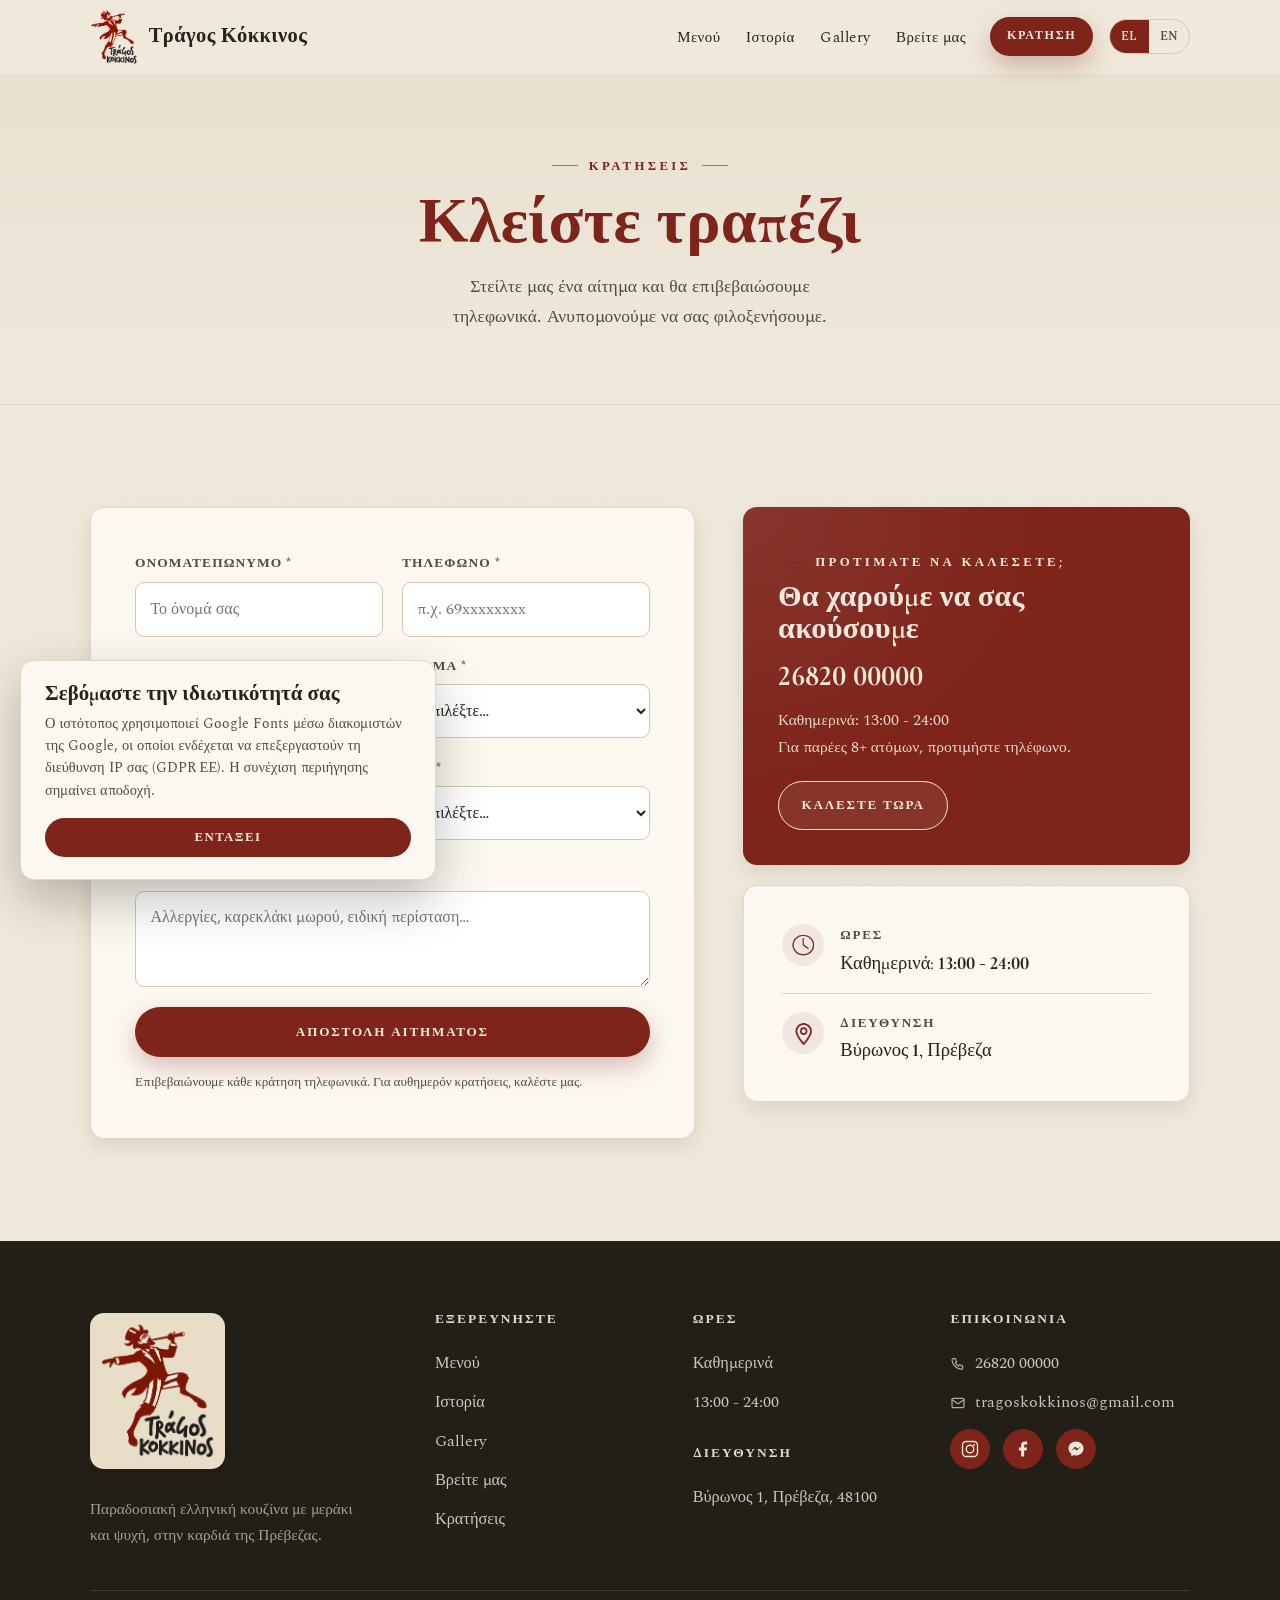
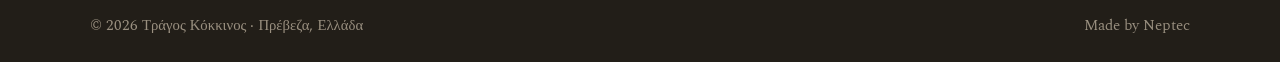
<file: reservations.html>
<!DOCTYPE html>
<html lang="el">
<head>
  <meta charset="UTF-8">
  <meta name="viewport" content="width=device-width, initial-scale=1">
  <meta name="color-scheme" content="light">
  <script>document.documentElement.classList.add('has-js');</script>
  <title data-en="Reservations · Trágos Kokkinos">Κρατήσεις · Τράγος Κόκκινος</title>
  <meta name="description" data-en-content="Book a table at Trágos Kokkinos in Preveza. Request a reservation online or call us." content="Κλείστε τραπέζι στον Τράγο Κόκκινο στην Πρέβεζα. Αίτημα κράτησης online ή τηλεφωνικά.">
  <link rel="icon" href="assets/favicon.ico" sizes="any">
  <link rel="icon" type="image/png" sizes="32x32" href="assets/favicon-32.png">
  <link rel="icon" type="image/png" sizes="16x16" href="assets/favicon-16.png">
  <link rel="apple-touch-icon" href="assets/apple-touch-icon.png">
  <meta property="og:type"        content="restaurant">
  <meta property="og:locale"      content="el_GR">
  <meta property="og:site_name"   content="Τράγος Κόκκινος">
  <meta property="og:url"         content="https://tragoskokkinos.gr/reservations">
  <meta property="og:title"       content="Κρατήσεις · Τράγος Κόκκινος">
  <meta property="og:description" content="Κλείστε τραπέζι στον Τράγο Κόκκινο. Online αίτημα ή τηλεφωνικά, καθημερινά 13:00 - 24:00.">
  <meta property="og:image"       content="https://tragoskokkinos.gr/assets/og-share.jpg">
  <meta property="og:image:width" content="1200">
  <meta property="og:image:height" content="630">
  <meta property="og:image:type"  content="image/jpeg">
  <link rel="preconnect" href="https://fonts.googleapis.com">
  <link rel="preconnect" href="https://fonts.gstatic.com" crossorigin>
  <link href="https://fonts.googleapis.com/css2?family=Cormorant+Garamond:ital,wght@0,400;0,500;0,600;0,700;1,400;1,500;1,600&family=Spectral:ital,wght@0,300;0,400;0,500;0,600;1,400&display=swap" rel="stylesheet">
  <meta name="twitter:card"        content="summary_large_image">
  <meta name="twitter:title"       content="Κρατήσεις · Τράγος Κόκκινος">
  <meta name="twitter:description"  content="Κλείστε τραπέζι στον Τράγο Κόκκινο. Online αίτημα ή τηλεφωνικά, καθημερινά 13:00 - 24:00.">
  <meta name="twitter:image"        content="https://tragoskokkinos.gr/assets/og-share.jpg">
  <link rel="canonical" href="https://tragoskokkinos.gr/reservations">
  <link rel="stylesheet" href="assets/css/styles.css">
  <style>
    /* match Find Us: Greek words 500, numbers bold 700, English 700 */
    .info-row .it-label                 { font-family: var(--font-body); font-weight: 600; }
    .info-row .it-value                 { font-size: 1.16rem; font-weight: 500; }
    .info-row .it-value .n              { font-weight: 700; }
    html[lang="en"] .info-row .it-value { font-weight: 700; }
  </style>
  <script src="assets/js/main.js" defer></script>
  <script type="application/ld+json">
  {
    "@context": "https://schema.org",
    "@type": "Restaurant",
    "name": "Τράγος Κόκκινος",
    "alternateName": "Trágos Kokkinos",
    "url": "https://tragoskokkinos.gr",
    "logo": "https://tragoskokkinos.gr/assets/logo.png",
    "image": "https://tragoskokkinos.gr/assets/img/hero.webp",
    "description": "Παραδοσιακή ελληνική κουζίνα με μεράκι και ψυχή, στην καρδιά της Πρέβεζας.",
    "telephone": "+302682000000",
    "email": "tragoskokkinos@gmail.com",
    "address": {
      "@type": "PostalAddress",
      "streetAddress": "Βύρωνος 1",
      "addressLocality": "Πρέβεζα",
      "postalCode": "48100",
      "addressCountry": "GR"
    },
    "geo": {
      "@type": "GeoCoordinates",
      "latitude": 38.957678,
      "longitude": 20.753682
    },
    "openingHoursSpecification": {
      "@type": "OpeningHoursSpecification",
      "dayOfWeek": ["Monday","Tuesday","Wednesday","Thursday","Friday","Saturday","Sunday"],
      "opens": "13:00",
      "closes": "24:00"
    },
    "openingHours": "Mo-Su 13:00-24:00",
    "areaServed": { "@type": "City", "name": "Preveza" },
    "knowsLanguage": ["el","en"],
    "paymentAccepted": "Cash, Credit Card",
    "sameAs": ["https://www.instagram.com/tragoskokkinos", "https://www.facebook.com/p/%CE%A4%CF%81%CE%AC%CE%B3%CE%BF%CF%82-%CE%9A%CF%8C%CE%BA%CE%BA%CE%B9%CE%BD%CE%BF%CF%82-61577458732710/"],
    "servesCuisine": ["Greek", "Mediterranean", "Seafood"],
    "priceRange": "€€",
    "hasMenu": "https://tragoskokkinos.gr/menu",
    "acceptsReservations": "True",
    "currenciesAccepted": "EUR"
  }
  </script>
</head>
<body>
  <a class="skip-link" href="#main" data-en="Skip to content">Μετάβαση στο περιεχόμενο</a>

  <header class="site-header">
    <nav class="nav" aria-label="Main">
      <a class="brand" href="/" aria-label="Τράγος Κόκκινος">
        <img src="assets/logo.webp" alt="Τράγος Κόκκινος" width="981" height="1154">
        <span class="brand-word">Τράγος Κόκκινος</span>
      </a>
      <ul class="nav-links" id="nav-links">
        <li><a href="/menu" data-en="Menu">Μενού</a></li>
        <li><a href="/history" data-en="History">Ιστορία</a></li>
        <li><a href="/gallery" data-en="Gallery">Gallery</a></li>
        <li><a href="/directions" data-en="Find Us">Βρείτε μας</a></li>
      </ul>
      <div class="nav-actions">
        <a class="btn btn-solid nav-cta" href="/reservations" data-en="Reserve">Κράτηση</a>
        <div class="lang-toggle" role="group" aria-label="Language / Γλώσσα">
          <button type="button" data-lang="el" class="active" aria-pressed="true">EL</button>
          <button type="button" data-lang="en" aria-pressed="false">EN</button>
        </div>
        <button class="nav-toggle" aria-label="Menu / Μενού" aria-expanded="false" aria-controls="nav-links"><span></span></button>
      </div>
    </nav>
  </header>

  <main id="main">
    <section class="page-hero">
      <div class="container">
        <span class="eyebrow flank" data-en="Reservations">Κρατήσεις</span>
        <h1 data-en="Book a table">Κλείστε τραπέζι</h1>
        <p data-en="Send us a request and we'll confirm by phone. We look forward to hosting you.">Στείλτε μας ένα αίτημα και θα επιβεβαιώσουμε τηλεφωνικά. Ανυπομονούμε να σας φιλοξενήσουμε.</p>
      </div>
    </section>

    <section class="section">
      <div class="container reserve-grid">
        <div class="form-card" data-reveal>
          <form class="reserve-form" action="https://formspree.io/f/YOUR_FORM_ID" method="POST" novalidate
            data-el-invalid="Συμπληρώστε τα υποχρεωτικά πεδία." data-en-invalid="Please complete the required fields."
            data-el-demo="Οι online κρατήσεις θα ενεργοποιηθούν σύντομα. Στείλτε μας email ή καλέστε μας." data-en-demo="Online booking isn't connected yet. Email us or give us a call."
            data-el-ok="Ευχαριστούμε! Λάβαμε το αίτημά σας και θα επιβεβαιώσουμε σύντομα." data-en-ok="Thank you! We've received your request and will confirm shortly."
            data-el-error="Κάτι πήγε στραβά. Καλέστε μας στο +30 26820 00000." data-en-error="Something went wrong. Please call us on +30 26820 00000.">
            <input type="hidden" name="_subject" value="Νέα κράτηση · Τράγος Κόκκινος / New reservation">
            <div class="form-grid">
              <div class="field">
                <label for="r-name"><span data-en="Full name">Ονοματεπώνυμο</span> <span class="req" aria-hidden="true">*</span></label>
                <input id="r-name" name="Ονοματεπώνυμο" type="text" required autocomplete="name" placeholder="Το όνομά σας" data-en-placeholder="Your name">
                <span class="err" data-en="Please enter your name.">Συμπληρώστε το όνομά σας.</span>
              </div>
              <div class="field">
                <label for="r-phone"><span data-en="Phone">Τηλέφωνο</span> <span class="req" aria-hidden="true">*</span></label>
                <input id="r-phone" name="Τηλέφωνο" type="tel" required autocomplete="tel" maxlength="15" inputmode="tel" placeholder="π.χ. 69xxxxxxxx" data-en-placeholder="e.g. 69xxxxxxxx">
                <span class="err" data-en="Please enter a phone number.">Συμπληρώστε τηλέφωνο.</span>
              </div>
              <div class="field">
                <label for="r-email"><span data-en="Email (optional)">Email (προαιρετικά)</span></label>
                <input id="r-email" name="email" type="email" autocomplete="email" placeholder="you@example.com" data-en-placeholder="you@example.com">
                <span class="err" data-en="Please enter a valid email.">Μη έγκυρο email.</span>
              </div>
              <div class="field">
                <label for="r-guests"><span data-en="Guests">Άτομα</span> <span class="req" aria-hidden="true">*</span></label>
                <select id="r-guests" name="Άτομα" required>
                  <option value="" disabled selected data-en="Select…">Επιλέξτε…</option>
                  <option>1</option><option>2</option><option>3</option><option>4</option>
                  <option>5</option><option>6</option><option>7</option><option>8+</option>
                </select>
                <span class="err" data-en="Select party size.">Επιλέξτε άτομα.</span>
              </div>
              <div class="field">
                <label for="r-date"><span data-en="Date">Ημερομηνία</span> <span class="req" aria-hidden="true">*</span></label>
                <input id="r-date" name="Ημερομηνία" type="date" required>
                <span class="err" data-en="Choose a date.">Επιλέξτε ημερομηνία.</span>
              </div>
              <div class="field">
                <label for="r-time"><span data-en="Time">Ώρα</span> <span class="req" aria-hidden="true">*</span></label>
                <select id="r-time" name="Ώρα" required>
                  <option value="" disabled selected data-en="Select…">Επιλέξτε…</option>
                  <option>13:00</option><option>13:30</option><option>14:00</option><option>14:30</option>
                  <option>15:00</option><option>15:30</option><option>18:00</option><option>18:30</option>
                  <option>19:00</option><option>19:30</option><option>20:00</option><option>20:30</option>
                  <option>21:00</option><option>21:30</option><option>22:00</option><option>22:30</option><option>23:00</option>
                </select>
                <span class="err" data-en="Choose a time.">Επιλέξτε ώρα.</span>
              </div>
              <div class="field full">
                <label for="r-notes"><span data-en="Notes (optional)">Σημειώσεις (προαιρετικά)</span></label>
                <textarea id="r-notes" name="Σημειώσεις" placeholder="Αλλεργίες, καρεκλάκι μωρού, ειδική περίσταση…" data-en-placeholder="Allergies, high chair, special occasion…"></textarea>
              </div>
            </div>
            <div class="form-feedback" role="status" aria-live="polite"></div>
            <button class="btn btn-solid btn-block" type="submit" style="margin-top:1.3rem" data-en="Send reservation request">Αποστολή αιτήματος</button>
            <p style="font-size:.82rem;color:var(--muted);margin-top:.9rem" data-en="We confirm every booking by phone. For same-day reservations, please call us.">Επιβεβαιώνουμε κάθε κράτηση τηλεφωνικά. Για αυθημερόν κρατήσεις, καλέστε μας.</p>
          </form>
        </div>

        <aside class="reserve-aside" data-reveal data-reveal-delay="1">
          <div class="aside-card">
            <span class="eyebrow" style="color:#F3EAD9" data-en="Prefer to call?">Προτιμάτε να καλέσετε;</span>
            <h3 style="margin-top:.5rem" data-en="We'd love to hear from you">Θα χαρούμε να σας ακούσουμε</h3>
            <a class="phone-big" href="tel:+302682000000" data-en="+30 26820 00000">26820 00000</a>
            <p class="resv-note">
              <span class="rn-l1" data-en="Daily 13:00 - 24:00">Καθημερινά: 13:00 - 24:00</span>
              <span class="rn-l2" data-en="For groups of 8 or more, calling is best.">Για παρέες 8+ ατόμων, προτιμήστε τηλέφωνο.</span>
            </p>
            <a class="btn btn-light" href="tel:+302682000000" data-en="Call now">Καλέστε τώρα</a>
          </div>
          <div class="info-card">
            <div class="info-row" style="padding-top:0">
              <span class="ic"><img src="assets/img/ic-hours.webp" alt="" width="160" height="160" loading="lazy"></span>
              <div>
                <div class="it-label" data-en="Hours">Ώρες</div>
                <div class="it-value" data-en-html='Daily · <span class="n">13:00 <span class="tdash">-</span> 24:00</span>'>Καθημερινά: <span class="n">13:00 <span class="tdash">-</span> 24:00</span></div>
              </div>
            </div>
            <div class="info-row" style="padding-bottom:0">
              <span class="ic"><img src="assets/img/ic-address.webp" alt="" width="160" height="160" loading="lazy"></span>
              <div>
                <div class="it-label" data-en="Address">Διεύθυνση</div>
                <div class="it-value" data-en-html='<span class="n">1</span> Vyronos St, Preveza'>Βύρωνος <span class="n">1</span>, Πρέβεζα</div>
              </div>
            </div>
          </div>
        </aside>
      </div>
    </section>
  </main>

  <footer class="site-footer">
    <div class="container">
      <div class="footer-grid">
        <div class="footer-brand" data-reveal>
          <span class="logo-badge"><img src="assets/logo.webp" alt="Τράγος Κόκκινος" width="981" height="1154"></span>
          <p data-en="Traditional Greek cooking with meraki and soul, in the heart of Preveza.">Παραδοσιακή ελληνική κουζίνα με μεράκι και ψυχή, στην καρδιά της Πρέβεζας.</p>
        </div>
        <div class="f-col">
          <h4 data-en="Explore">Εξερευνήστε</h4>
          <a href="/menu" data-en="Menu">Μενού</a>
          <a href="/history" data-en="History">Ιστορία</a>
          <a href="/gallery" data-en="Gallery">Gallery</a>
          <a href="/directions" data-en="Find Us">Βρείτε μας</a>
          <a href="/reservations" data-en="Reservations">Κρατήσεις</a>
        </div>
        <div class="f-col">
          <h4 data-en="Hours">Ώρες</h4>
          <ul>
            <li data-en="Daily">Καθημερινά</li>
            <li>13:00 - 24:00</li>
          </ul>
          <h4 style="margin-top:1.5rem" data-en="Address">Διεύθυνση</h4>
          <a href="/directions" data-en="1 Vyronos St, Preveza, 48100">Βύρωνος 1, Πρέβεζα, 48100</a>
        </div>
        <div class="f-col">
          <h4 data-en="Contact">Επικοινωνία</h4>
          <a class="contact-link" href="tel:+302682000000"><svg viewBox="0 0 24 24" fill="none" stroke="currentColor" stroke-width="1.8" stroke-linecap="round" stroke-linejoin="round"><path d="M5 4h3l2 5-2 1c1 2 3 4 5 5l1-2 5 2v3c0 1-1 2-2 2A16 16 0 0 1 3 6c0-1 1-2 2-2z"/></svg><span data-en="+30 26820 00000">26820 00000</span></a>
          <a class="contact-link" href="mailto:tragoskokkinos@gmail.com"><svg viewBox="0 0 24 24" fill="none" stroke="currentColor" stroke-width="1.8" stroke-linecap="round" stroke-linejoin="round"><rect x="3" y="5" width="18" height="14" rx="2"/><path d="m3 7 9 6 9-6"/></svg><span>tragoskokkinos@gmail.com</span></a>
          <div class="social">
            <a href="https://www.instagram.com/tragoskokkinos" target="_blank" rel="noopener" aria-label="Instagram">
              <svg viewBox="0 0 24 24" fill="none" stroke="currentColor" stroke-width="1.8" stroke-linecap="round" stroke-linejoin="round"><rect x="2" y="2" width="20" height="20" rx="5"/><circle cx="12" cy="12" r="5"/><circle cx="17.5" cy="6.5" r="1.2" fill="currentColor" stroke="none"/></svg>
            </a>
            <a href="https://www.facebook.com/p/%CE%A4%CF%81%CE%AC%CE%B3%CE%BF%CF%82-%CE%9A%CF%8C%CE%BA%CE%BA%CE%B9%CE%BD%CE%BF%CF%82-61577458732710/" target="_blank" rel="noopener" aria-label="Facebook">
              <svg viewBox="0.5 0 24 24" fill="currentColor"><path d="M18 2h-3a5 5 0 0 0-5 5v3H7v4h3v8h4v-8h3l1-4h-4V7a1 1 0 0 1 1-1h3z"/></svg>
            </a>
            <a href="https://m.me/61577458732710" target="_blank" rel="noopener" aria-label="Messenger">
              <svg viewBox="0 0 24 24" fill="currentColor"><path d="M12 2C6.48 2 2 6.14 2 11.26c0 2.92 1.44 5.52 3.69 7.21V22l3.38-1.86c.9.25 1.86.38 2.93.38 5.52 0 10-4.14 10-9.26S17.52 2 12 2zm1.07 12.47-2.55-2.72-4.97 2.72 5.47-5.81 2.61 2.72 4.9-2.72-5.46 5.81z"/></svg>
            </a>
          </div>
        </div>
      </div>
      <div class="footer-bottom">
        <span>© <span id="year">2026</span> Τράγος Κόκκινος · <span data-en="Preveza, Greece">Πρέβεζα, Ελλάδα</span></span>
        <span data-en="Made by Neptec">Made by Neptec</span>
      </div>
    </div>
  </footer>


  <!-- GDPR cookie notice -->
  <div class="cookie-bar" id="cookie-bar" role="region" aria-label="Cookie notice / Ειδοποίηση cookies">
    <h3 data-en="We value your privacy">Σεβόμαστε την ιδιωτικότητά σας</h3>
    <p data-en="This site uses Google Fonts served from Google's servers, which may process your IP address (EU GDPR). Continuing means you accept this.">Ο ιστότοπος χρησιμοποιεί Google Fonts μέσω διακομιστών της Google, οι οποίοι ενδέχεται να επεξεργαστούν τη διεύθυνση IP σας (GDPR ΕΕ). Η συνέχιση περιήγησης σημαίνει αποδοχή.</p>
    <button class="cookie-bar-btn" id="cookie-ok" type="button" data-en="Got it">Εντάξει</button>
  </div>
</body>
</html>
</file>
<file: assets/css/styles.css>
/* ============================================================
   Trágos Kokkinos - Aegean Parchment design system
   Fonts: Cormorant Garamond (display) + Spectral (body)
   ============================================================ */

:root{
  color-scheme:only light;   /* the "only" keyword turns OFF browser Auto Dark Theme (Chromium/Brave force-dark) */
  /* palette (from the logo) */
  --ox:#7E241B;          /* oxblood red - headings, buttons, accents */
  --ox-deep:#5E1A14;     /* deep red - hovers, dark bands */
  --ox-bright:#9A3326;   /* lighter oxblood for subtle fills */
  --beige:#EFE9DC;       /* main background */
  --beige-2:#E7DFCF;     /* slightly deeper beige */
  --paper:#FBF8F1;       /* cards / surfaces */
  --brown:#221E18;       /* footer only */
  --ink:#2A201C;         /* body text (warm espresso) */
  --muted:#544A3E;       /* secondary text (warm stone) — darkened for WCAG AA */
  --line:#E0D7C5;        /* hairline borders */
  --line-2:#D4C8B2;

  --font-display:'Cormorant Garamond', Georgia, 'Times New Roman', serif;
  --font-body:'Spectral', Georgia, 'Times New Roman', serif;

  --container:1180px;
  --radius:14px;
  --radius-sm:9px;
  --shadow:0 18px 44px rgba(34,30,24,.13);
  --shadow-sm:0 8px 20px rgba(34,30,24,.10);
  --ease:cubic-bezier(.22,.61,.36,1);
  --header-h:74px;
}

/* ---------- reset ---------- */
*,*::before,*::after{box-sizing:border-box;margin:0;padding:0}
html{scroll-behavior:smooth;-webkit-text-size-adjust:100%;background:var(--beige);-webkit-tap-highlight-color:transparent}
body{
  font-family:var(--font-body);
  color:var(--ink);
  background:var(--beige);
  font-size:clamp(16px,calc(1rem + .15vw),17.5px);
  line-height:1.72;
  font-weight:400;
  font-variant-numeric:lining-nums; /* even cap-height digits site-wide (inherits: prices, hours, phones) */
  -webkit-font-smoothing:antialiased;
  text-rendering:optimizeLegibility;
  overflow-x:hidden;
  position:relative;
}
/* subtle parchment grain */
body::before{
  content:"";position:fixed;inset:0;z-index:0;pointer-events:none;
  background-image:url("data:image/svg+xml,%3Csvg xmlns='http://www.w3.org/2000/svg' width='160' height='160'%3E%3Cfilter id='n'%3E%3CfeTurbulence type='fractalNoise' baseFrequency='0.9' numOctaves='2' stitchTiles='stitch'/%3E%3C/filter%3E%3Crect width='100%25' height='100%25' filter='url(%23n)' opacity='0.4'/%3E%3C/svg%3E");
  opacity:.035;mix-blend-mode:multiply;
}
img{max-width:100%;display:block;height:auto}
a{color:inherit;text-decoration:none}
button{font:inherit;cursor:pointer;border:none;background:none;color:inherit}
input,textarea,select{font:inherit;color:inherit}
ul{list-style:none}
::selection{background:var(--ox);color:var(--beige)}

/* ---------- typography ---------- */
h1,h2,h3,h4{font-family:var(--font-display);font-weight:600;line-height:1.04;color:var(--ink);letter-spacing:.005em}
.display{font-size:clamp(2.6rem,7vw,5.4rem);font-weight:700;line-height:.98}
h2.section-title{font-size:clamp(2rem,4.2vw,3.25rem);color:var(--ox)}
h3{font-size:clamp(1.4rem,2.4vw,1.9rem)}
p{max-width:68ch}
strong{font-weight:600}
em{font-style:italic}

.eyebrow{
  font-family:var(--font-body);
  font-size:.8rem;font-weight:600;letter-spacing:.26em;text-transform:uppercase;
  color:var(--ox);display:inline-flex;align-items:center;gap:.7rem;
}
.eyebrow::before,.eyebrow.flank::after{content:"";width:26px;height:1px;background:var(--ox);opacity:.6}
.eyebrow.flank{justify-content:center}

.lead{font-size:clamp(1.12rem,1.6vw,1.32rem);color:var(--muted);font-weight:300}
.script{font-family:var(--font-display);font-style:italic}

/* ---------- layout ---------- */
.container{width:100%;max-width:var(--container);margin-inline:auto;padding-inline:clamp(1.25rem,4vw,2.5rem);position:relative;z-index:1}
.section{padding-block:clamp(3.75rem,8vw,7rem);position:relative;z-index:1}
.section--tight{padding-block:clamp(2.5rem,5vw,4rem)}
.section-head{max-width:720px;margin-bottom:clamp(2rem,4vw,3.25rem)}
.section-head.center{margin-inline:auto;text-align:center}
.section-head .eyebrow{margin-bottom:1rem}
.section-head p{margin-top:1rem;text-wrap:balance}
.page-hero p{text-wrap:balance}
p.one-liner{white-space:nowrap;max-width:none;text-wrap:nowrap}
@media(max-width:700px){p.one-liner{white-space:normal;text-wrap:balance}}

/* decorative divider */
.divider{display:flex;align-items:center;justify-content:center;gap:1rem;color:var(--ox)}
.divider::before,.divider::after{content:"";height:1px;width:min(120px,22vw);background:linear-gradient(90deg,transparent,var(--line-2))}
.divider::after{background:linear-gradient(270deg,transparent,var(--line-2))}
.divider span{width:9px;height:9px;background:var(--ox);transform:rotate(45deg)}

/* ---------- buttons ---------- */
.btn{
  display:inline-flex;align-items:center;justify-content:center;gap:.6em;
  font-family:var(--font-body);font-size:.82rem;font-weight:600;letter-spacing:.14em;text-transform:uppercase;
  padding:.95em 1.7em;border-radius:999px;border:1.5px solid transparent;
  transition:transform .25s var(--ease),background .25s var(--ease),color .25s var(--ease),box-shadow .25s var(--ease),border-color .25s var(--ease);
  white-space:nowrap;touch-action:manipulation;
}
.btn-solid{background:var(--ox);color:var(--beige);box-shadow:0 10px 24px rgba(126,36,27,.28)}
.btn-solid:hover{background:var(--ox-deep);transform:translateY(-2px);box-shadow:0 14px 30px rgba(126,36,27,.34)}
.btn-ghost{border-color:var(--ox);color:var(--ox)}
.btn-ghost:hover{background:var(--ox);color:var(--beige);transform:translateY(-2px)}
.btn-light{border-color:rgba(239,233,220,1);color:var(--beige);background:rgba(239,233,220,.08)}
.btn-light:hover{background:var(--beige);color:var(--ox);transform:translateY(-2px)}
.btn-block{width:100%}
.btn:focus-visible,a:focus-visible,button:focus-visible,input:focus-visible,textarea:focus-visible,select:focus-visible{
  outline:2.5px solid var(--ox);outline-offset:3px;border-radius:6px;
}

/* ---------- header / nav ---------- */
.site-header{
  position:fixed;top:0;left:0;right:0;z-index:100;height:var(--header-h);
  display:flex;align-items:center;
  background:rgba(239,233,220,.96);backdrop-filter:blur(10px) saturate(1.1);
  border-bottom:1px solid transparent;
  transition:background .3s var(--ease),border-color .3s var(--ease),box-shadow .3s var(--ease);
}
.site-header.is-scrolled{background:rgba(239,233,220,.96);border-bottom-color:var(--line);box-shadow:0 6px 22px rgba(34,30,24,.07)}
.nav{display:flex;align-items:center;gap:1.5rem;width:100%;max-width:var(--container);margin-inline:auto;padding-inline:clamp(1.25rem,4vw,2.5rem)}
.brand{display:flex;align-items:center;gap:.7rem;margin-right:auto;flex-shrink:0}
.brand img{height:56px;width:auto;flex-shrink:0;filter:saturate(1.18) brightness(1.03)}
.brand .brand-word{font-family:var(--font-display);font-weight:700;font-size:1.28rem;color:var(--ink);letter-spacing:.02em;line-height:1;white-space:nowrap}
.nav-links{display:flex;align-items:center;gap:1.6rem}
.nav-links a{
  font-size:.93rem;letter-spacing:.03em;color:var(--ink);position:relative;padding:.35rem 0;transition:color .2s var(--ease);
}
.nav-links a::after{content:"";position:absolute;left:0;right:100%;bottom:-1px;height:1.5px;background:var(--ox);transition:right .28s var(--ease)}
.nav-links a:hover{color:var(--ox)}
.nav-links a:hover::after,.nav-links a.active::after{right:0}
.nav-links a.active{color:var(--ox)}

.nav-actions{display:flex;align-items:center;gap:1rem}
.lang-toggle{display:inline-flex;align-items:center;border:1px solid var(--line-2);border-radius:999px;overflow:hidden;font-size:.74rem;font-weight:600;letter-spacing:.08em}
.lang-toggle button{padding:.42rem .7rem;color:var(--muted);transition:background .2s,color .2s;touch-action:manipulation}
.lang-toggle button.active{background:var(--ox);color:var(--beige)}
.nav-cta{padding:.7em 1.3em;font-size:.76rem}

.nav-toggle{display:none;width:44px;height:44px;border-radius:10px;align-items:center;justify-content:center;touch-action:manipulation}
.nav-toggle span,.nav-toggle span::before,.nav-toggle span::after{
  content:"";display:block;width:22px;height:2px;background:var(--ox);border-radius:2px;transition:transform .3s var(--ease),opacity .2s}
.nav-toggle span::before{transform:translateY(-7px)}
.nav-toggle span::after{transform:translateY(5px)}
.nav-open .nav-toggle span{background:transparent}
.nav-open .nav-toggle span::before{transform:translateY(0) rotate(45deg)}
.nav-open .nav-toggle span::after{transform:translateY(-2px) rotate(-45deg)}

/* ---------- skip link (accessibility) ---------- */
.skip-link{
  position:absolute;left:-9999px;top:auto;width:1px;height:1px;overflow:hidden;
  background:var(--ox);color:var(--beige);
  font-family:var(--font-body);font-size:.82rem;font-weight:600;letter-spacing:.1em;text-transform:uppercase;
  padding:.7rem 1.4rem;border-radius:0 0 var(--radius-sm) var(--radius-sm);
  z-index:9999;text-decoration:none;
}
.skip-link:focus{
  position:fixed;left:1rem;top:0;width:auto;height:auto;overflow:visible;
  outline:2.5px solid var(--beige);outline-offset:3px;
}

/* ---------- site intro splash ---------- */
.tk-intro-skip #site-intro{display:none !important}
#site-intro{
  position:fixed;inset:0;z-index:50;
  background:var(--beige);
  display:flex;align-items:center;justify-content:center;
  padding-top:var(--header-h);
  transition:opacity 4s var(--ease);
  will-change:opacity;
  cursor:pointer;
}
#site-intro.si-out{opacity:0;pointer-events:none}
.si-inner{display:flex;flex-direction:column;align-items:center;justify-content:center;gap:clamp(.4rem,1.2vw,.8rem)}
.si-welcome{font-family:var(--font-display);font-weight:700;font-size:clamp(1rem,2.2vw,1.6rem);color:var(--ink);letter-spacing:.02em;line-height:1;animation:siIn .5s var(--ease) both}
.si-inner img{width:clamp(220px,38vw,420px);height:auto;animation:siIn .6s .12s var(--ease) both}
.si-skip{
  position:absolute;bottom:clamp(1.2rem,3vw,2rem);
  font-family:var(--font-body);font-size:.7rem;letter-spacing:.12em;text-transform:uppercase;
  color:var(--muted);opacity:.7;
  animation:siIn .6s .5s var(--ease) both;
  pointer-events:none;
  user-select:none;
}
@keyframes siIn{from{opacity:0;transform:translateY(14px)}to{opacity:1;transform:none}}
/* keep hero zoom paused while splash is active - starts fresh on reveal */
html.tk-intro-on .hero .hero-bg img{animation-play-state:paused}
@media(prefers-reduced-motion:reduce){.si-inner img,.si-name,.si-skip{animation:none !important;opacity:1;transform:none}}

/* ---------- hero ---------- */
.hero{position:relative;min-height:92svh;display:flex;align-items:flex-end;color:var(--beige);overflow:hidden}
.hero-bg{position:absolute;inset:0;z-index:0}
.hero-bg img{width:100%;height:100%;object-fit:cover;animation:heroZoom 16s var(--ease) forwards}
@keyframes heroZoom{from{transform:scale(1.08)}to{transform:scale(1)}}
.hero-bg::after{content:"";position:absolute;inset:0;
  background:linear-gradient(180deg,rgba(34,30,24,.42) 0%,rgba(34,30,24,.12) 32%,rgba(34,30,24,.30) 64%,rgba(34,30,24,.78) 100%);}
.hero-inner{position:relative;z-index:2;padding-bottom:clamp(3.5rem,8vw,6rem);padding-top:calc(var(--header-h) + 2rem);max-width:880px}
.hero .eyebrow{color:#F2ECDF;}
.hero .eyebrow::before,.hero .eyebrow::after{background:#F2ECDF;opacity:.7}
.hero h1{color:var(--beige);margin:1.1rem 0 .4rem;text-shadow:0 1px 1px rgba(0,0,0,.55),0 2px 18px rgba(0,0,0,.55),0 0 36px rgba(0,0,0,.4)}
.hero .tagline{font-family:var(--font-display);font-style:italic;font-size:clamp(1.3rem,2.8vw,2rem);color:#F3EAD9;font-weight:500}
.hero-actions{display:flex;flex-wrap:wrap;gap:1rem;margin-top:2rem}
.scroll-cue{display:none}
.scroll-cue::after{content:"";width:1px;height:34px;background:linear-gradient(var(--beige),transparent);animation:cue 2s var(--ease) infinite}
@keyframes cue{0%{transform:scaleY(0);transform-origin:top}50%{transform:scaleY(1);transform-origin:top}51%{transform-origin:bottom}100%{transform:scaleY(0);transform-origin:bottom}}

/* ---------- welcome / split ---------- */
.split{display:grid;grid-template-columns:1.05fr .95fr;gap:clamp(2rem,5vw,4.5rem);align-items:center}
.split.reverse .split-media{order:2}
.split-media{position:relative}
.split-media img{width:100%;aspect-ratio:4/5;object-fit:cover;border-radius:var(--radius);box-shadow:var(--shadow)}
.split-media .frame{position:absolute;inset:14px;border:1px solid rgba(239,233,220,.5);border-radius:var(--radius);pointer-events:none;mix-blend-mode:overlay}
.split-media .tag-badge{position:absolute;bottom:-22px;right:-18px;background:var(--ox);color:var(--beige);font-family:var(--font-display);font-style:italic;font-size:1.15rem;padding:1rem 1.4rem;border-radius:12px;box-shadow:var(--shadow);max-width:200px;line-height:1.2}
.split-body p + p{margin-top:1.1rem}
.signature-line{margin-top:1.6rem;font-family:var(--font-display);font-style:italic;font-size:1.5rem;color:var(--ox)}

/* ---------- signatures cards ---------- */
.cards-3{display:grid;grid-template-columns:repeat(3,1fr);gap:clamp(1.25rem,2.5vw,2rem)}
.dish-card{background:var(--paper);border:1px solid var(--line);border-radius:var(--radius);overflow:hidden;box-shadow:var(--shadow-sm);transition:transform .35s var(--ease),box-shadow .35s var(--ease)}
.dish-card:hover{transform:translateY(-6px);box-shadow:var(--shadow)}
.dish-card .img-wrap{aspect-ratio:4/3;overflow:hidden}
.dish-card .img-wrap img{width:100%;height:100%;object-fit:cover;transition:transform .6s var(--ease)}
.dish-card:hover .img-wrap img{transform:scale(1.06)}
.dish-card .card-body{padding:1.5rem 1.5rem 1.7rem}
.dish-card h3{color:var(--ox);margin-bottom:.4rem}
.dish-card .card-body p{font-size:1.04rem;color:var(--muted)}
.dish-card .price{display:inline-block;margin-top:.9rem;font-family:var(--font-display);font-weight:700;font-size:1.25rem;color:var(--ox)} /* red like the dish title + /menu prices */

/* ---------- band (hours / cta) ---------- */
.band{background:var(--ox);color:var(--beige);position:relative;overflow:hidden}
.band::before{content:"";position:absolute;inset:0;background:radial-gradient(120% 160% at 100% 0%,rgba(255,255,255,.07),transparent 60%)}
.band .container{display:flex;flex-wrap:wrap;align-items:center;justify-content:space-between;gap:2rem;padding-block:clamp(2.25rem,4vw,3.25rem)}
.band h2{color:var(--beige);font-size:clamp(1.7rem,3vw,2.5rem)}
.band .band-info{display:flex;flex-wrap:wrap;gap:2.2rem}
.band .band-info .bi-label{font-size:.8rem;letter-spacing:.16em;text-transform:uppercase;margin-bottom:.3rem;font-weight:600}
.band .band-info .bi-value{font-family:var(--font-display);font-size:1.3rem;font-weight:500;font-variant-numeric:lining-nums} /* lining digits, like /directions */
.band .band-info .bi-value .n{font-weight:700}
.tdash,.amp{font-family:var(--font-body);font-style:normal} /* Cormorant's hyphen & swash ampersand look foreign; Spectral's are conventional */

/* ---------- EN balance: Cormorant's Latin renders smaller/lighter than its Greek ----------
   Weight one step up + ~5% size on display elements, English only. Greek untouched. */
html[lang="en"] h1,html[lang="en"] h2,html[lang="en"] h3,html[lang="en"] h4{font-weight:700}
html[lang="en"] .tagline{font-weight:600;font-size:clamp(1.37rem,2.94vw,2.1rem)}
html[lang="en"] .signature-line{font-weight:500}
html[lang="en"] .menu-cat-head .cat-en{font-weight:500}
html[lang="en"] .display{font-size:clamp(2.73rem,7.35vw,5.67rem)}
html[lang="en"] .page-hero h1{font-size:clamp(2.52rem,6.3vw,4.2rem)}
html[lang="en"] h2.section-title{font-size:clamp(2.1rem,4.41vw,3.41rem)}
html[lang="en"] .band h2{font-size:clamp(1.79rem,3.15vw,2.63rem)}
.band .band-info a.bi-value{font-weight:700} /* phone: all numbers */
html[lang="en"] .band .band-info .bi-value{font-weight:700}
.band a.bi-value:hover{text-decoration:underline}

/* ---------- menu page ---------- */
.menu-tabs{display:flex;flex-wrap:wrap;gap:.6rem;justify-content:center;margin-bottom:clamp(2rem,4vw,3rem);position:sticky;top:calc(var(--header-h) + 8px);z-index:40}
.menu-tabs a{font-size:.82rem;letter-spacing:.1em;text-transform:uppercase;padding:.55em 1.1em;border-radius:999px;border:1px solid var(--line-2);background:rgba(251,248,241,.85);backdrop-filter:blur(6px);transition:background .2s,color .2s,border-color .2s}
.menu-tabs a:hover{border-color:var(--ox);color:var(--ox)}
.menu-cat{margin-bottom:clamp(2.5rem,5vw,4rem);scroll-margin-top:calc(var(--header-h) + 70px)}
.menu-cat-head{display:flex;align-items:baseline;gap:1rem;margin-bottom:1.6rem}
.menu-cat-head h2{color:var(--ox);font-size:clamp(1.7rem,3.2vw,2.4rem);white-space:nowrap}
.menu-cat-head .rule{flex:1;height:1px;background:var(--line-2)}
.menu-cat-head .cat-en{font-style:italic;color:var(--muted);font-family:var(--font-display);font-size:1.2rem}
.menu-list{display:grid;grid-template-columns:1fr 1fr;gap:.4rem 3.5rem}
.menu-item{padding:1rem 0;border-bottom:1px dotted var(--line-2)}
.menu-item .mi-top{display:flex;align-items:baseline;gap:.75rem}
.menu-item .mi-name{font-family:var(--font-display);font-weight:600;font-size:1.32rem;color:var(--ink)}
.menu-item .mi-name .sig-star{color:var(--ox);font-size:.9rem;vertical-align:super}
.menu-item .mi-dots{flex:1;border-bottom:1px dotted var(--line-2);transform:translateY(-.3rem)}
.menu-item .mi-price{font-family:var(--font-display);font-weight:700;font-size:1.2rem;color:var(--ox)}
.menu-item .mi-price .cur,.dish-card .price .cur{font-family:var(--font-body);font-weight:600;font-size:.9em;margin-left:.04em}
.menu-item .mi-desc{font-size:1rem;color:var(--muted);margin-top:.25rem;max-width:48ch}
.menu-note{text-align:center;color:var(--muted);font-style:italic;margin-top:1rem}

/* ---------- gallery ---------- */
.masonry{columns:3;column-gap:1rem}
/* JS rebuilds the masonry as flex columns so photos read left-to-right (1,2,3 / 4,5,6) */
.masonry.m-flex{display:flex;gap:1rem;align-items:flex-start}
.masonry.m-flex .m-col{flex:1;min-width:0}
.masonry .g-item{break-inside:avoid;margin-bottom:1rem;border-radius:var(--radius-sm);overflow:hidden;cursor:pointer;position:relative;box-shadow:var(--shadow-sm)}
.masonry .g-item img{width:100%;transition:transform .6s var(--ease)}
/* staggered scroll reveal: each photo rises in on its own as it enters the viewport */
.has-js .masonry .g-item{opacity:0;transform:translateY(34px);transition:opacity .9s var(--ease),transform .9s var(--ease)}
.has-js .masonry .g-item.g-in{opacity:1;transform:none}
/* slow image fade once the lazy-loaded file actually arrives */
.has-js .masonry .g-item img{opacity:0;transition:transform .6s var(--ease),opacity .8s var(--ease)}
.has-js .masonry .g-item img.ld{opacity:1}
.masonry .g-item::after{content:"";position:absolute;inset:0;background:linear-gradient(180deg,transparent 55%,rgba(126,36,27,.45));opacity:0;transition:opacity .35s var(--ease)}
.masonry .g-item:hover img{transform:scale(1.05)}
.masonry .g-item:hover::after{opacity:1}

/* lightbox carousel */
/* opaque backdrop, no backdrop-filter: a full-viewport blur re-blurs the whole page
   every frame while the carousel animates and full-res images decode - the GPU cost
   that freezes/crashes mobile. At 95% opacity the blur was invisible anyway. */
.lightbox{position:fixed;inset:0;z-index:200;background:rgba(20,17,14,.95);display:flex;align-items:center;justify-content:center;opacity:0;visibility:hidden;transition:opacity .3s var(--ease),visibility 0s .3s}
.lightbox.open{opacity:1;visibility:visible;transition:opacity .3s var(--ease),visibility 0s 0s} /* visible instantly on open so the dialog is focusable; hides after the fade on close */
.lightbox:focus,.lightbox:focus-visible{outline:none} /* dialog container holds focus without a ring; buttons still show their ring on keyboard Tab */
.lb-stage{position:absolute;inset:0;overflow:hidden;touch-action:pan-y;cursor:grab}
.lb-stage.dragging{cursor:grabbing}
.lb-track{display:flex;height:100%;will-change:transform}
.lb-track.anim{transition:transform .42s cubic-bezier(.22,.61,.36,1)}
.lb-slide{flex:0 0 100%;height:100%;display:flex;align-items:center;justify-content:center;padding:7vh 5vw}
.lb-slide img{max-width:90vw;max-height:78vh;object-fit:contain;border-radius:8px;box-shadow:0 30px 80px rgba(0,0,0,.55);-webkit-user-drag:none;user-select:none}
.lb-counter{position:absolute;top:clamp(1rem,4vh,2.2rem);left:0;right:0;text-align:center;color:var(--beige);font-family:var(--font-body);font-size:.82rem;letter-spacing:.22em;font-variant-numeric:tabular-nums;pointer-events:none;text-shadow:0 1px 6px rgba(0,0,0,.65)}
.lb-cap{position:absolute;bottom:clamp(1.2rem,5vh,2.6rem);left:0;right:0;text-align:center;color:var(--beige);font-family:var(--font-display);font-size:clamp(1rem,2.4vw,1.25rem);font-style:italic;letter-spacing:.01em;padding:0 1.5rem;pointer-events:none;text-shadow:0 1px 12px rgba(0,0,0,.7)}
.lightbox button{position:absolute;z-index:2;color:var(--beige);width:54px;height:54px;border-radius:50%;display:flex;align-items:center;justify-content:center;font-size:1.7rem;background:rgba(239,233,220,.1);border:1px solid rgba(239,233,220,.22);transition:background .2s,border-color .2s}
.lightbox button:hover{background:var(--ox);border-color:var(--ox)}
.lb-close{top:clamp(1rem,3.5vh,1.6rem);right:clamp(1rem,4vw,1.8rem);font-size:1.3rem}
.lb-prev{left:clamp(.8rem,3vw,1.8rem);top:50%;transform:translateY(-50%)}
.lb-next{right:clamp(.8rem,3vw,1.8rem);top:50%;transform:translateY(-50%)}
@media(max-width:768px){.lightbox button{width:44px;height:44px}.lightbox .lb-prev,.lightbox .lb-next{display:none}}

/* people / team */
.team-grid{display:grid;grid-template-columns:repeat(3,1fr);gap:clamp(1rem,2.4vw,1.8rem)}
.team-card{background:var(--paper);border:1px solid var(--line);border-radius:var(--radius);padding:clamp(1.7rem,3vw,2.4rem) clamp(1.4rem,2.6vw,2rem) clamp(2.7rem,4vw,3.2rem);text-align:center;position:relative;overflow:hidden;box-shadow:var(--shadow-sm);cursor:pointer;transition:transform .25s var(--ease),box-shadow .25s var(--ease),border-color .25s var(--ease)}
.team-card:hover,.team-card:focus-visible{transform:translateY(-4px);box-shadow:var(--shadow);border-color:var(--line-2)}
.team-card::before{content:"";position:absolute;left:0;top:0;right:0;height:3px;background:linear-gradient(90deg,var(--ox),var(--ox-bright))}
.team-avatar{display:inline-flex;align-items:center;justify-content:center;width:64px;height:64px;border-radius:50%;background:linear-gradient(160deg,var(--ox),var(--ox-deep));color:var(--beige);margin-bottom:1.1rem;box-shadow:0 8px 18px rgba(126,36,27,.28)}
.team-avatar svg{width:30px;height:30px}
.team-role{display:block;font-family:var(--font-body);font-size:.72rem;font-weight:600;letter-spacing:.18em;text-transform:uppercase;color:var(--ox);margin-bottom:.35rem}
.team-name{font-family:var(--font-display);font-size:1.55rem;color:var(--ink);margin-bottom:.7rem;line-height:1.1}
.team-story-wrap{position:relative;max-height:7.4em;overflow:hidden;-webkit-mask-image:linear-gradient(180deg,#000 56%,transparent 100%);mask-image:linear-gradient(180deg,#000 56%,transparent 100%)}
.team-story{font-size:.95rem;color:var(--muted);max-width:none;line-height:1.7;margin:0}
.team-more{position:absolute;left:0;right:0;bottom:clamp(1rem,2vw,1.4rem);font-family:var(--font-body);font-size:.74rem;font-weight:600;letter-spacing:.12em;text-transform:uppercase;color:var(--ox)}

/* team member modal */
.team-modal{position:fixed;inset:0;z-index:200;background:rgba(20,17,14,.88);display:flex;align-items:center;justify-content:center;padding:clamp(1rem,4vw,2.5rem);opacity:0;visibility:hidden;transition:opacity .3s var(--ease),visibility .3s} /* opaque, no full-viewport blur (GPU cost) */
.team-modal.open{opacity:1;visibility:visible}
.tm-panel{background:var(--paper);border-radius:var(--radius);max-width:560px;width:100%;max-height:88vh;overflow:auto;position:relative;box-shadow:0 30px 80px rgba(0,0,0,.5);transform:translateY(14px) scale(.98);transition:transform .35s var(--ease)}
.team-modal.open .tm-panel{transform:none}
.tm-photo{position:relative;width:100%;aspect-ratio:4/3;background:linear-gradient(160deg,var(--ox),var(--ox-deep));display:flex;align-items:center;justify-content:center;overflow:hidden}
.tm-photo img{width:100%;height:100%;object-fit:cover;display:block}
.tm-photo svg{width:72px;height:72px;color:rgba(239,233,220,.55)}
.tm-body{padding:clamp(1.5rem,3.5vw,2.3rem)}
.tm-role{display:block;font-family:var(--font-body);font-size:.74rem;font-weight:600;letter-spacing:.18em;text-transform:uppercase;color:var(--ox);margin-bottom:.3rem}
.tm-name{font-family:var(--font-display);font-size:clamp(1.7rem,3vw,2.1rem);color:var(--ink);margin-bottom:.9rem;line-height:1.05}
.tm-story{color:var(--muted);font-size:1rem;line-height:1.72;white-space:pre-line}
.tm-close{position:absolute;top:.8rem;right:.8rem;z-index:2;width:44px;height:44px;border-radius:50%;display:flex;align-items:center;justify-content:center;background:rgba(20,17,14,.62);color:var(--beige);font-size:1.2rem;border:1px solid rgba(239,233,220,.25);transition:background .2s,border-color .2s}
.tm-close:hover{background:var(--ox);border-color:var(--ox)}

/* reservation aside note (two lines) */
.resv-note{margin-top:.4rem}
.resv-note .rn-l1,.resv-note .rn-l2{display:block}
.resv-note .rn-l1{font-variant-numeric:lining-nums}
@media(min-width:701px){.resv-note .rn-l2{white-space:nowrap}}

/* ---------- directions ---------- */
.dir-grid{display:grid;grid-template-columns:1.1fr .9fr;gap:clamp(1.5rem,4vw,3rem);align-items:stretch}
.map-wrap{border-radius:var(--radius);overflow:hidden;border:1px solid var(--line);box-shadow:var(--shadow-sm);min-height:380px}
.map-wrap iframe{width:100%;height:100%;min-height:380px;border:0;display:block;filter:saturate(.92)}
.info-card{background:var(--paper);border:1px solid var(--line);border-radius:var(--radius);padding:clamp(1.6rem,3vw,2.4rem);box-shadow:var(--shadow-sm)}
.info-row{display:flex;gap:1rem;padding:1.1rem 0;border-bottom:1px solid var(--line)}
.info-row:last-of-type{border-bottom:none}
.info-row .ic{flex:none;width:42px;height:42px;border-radius:50%;background:rgba(126,36,27,.08);color:var(--ox);display:flex;align-items:center;justify-content:center}
.info-row .ic svg{width:20px;height:20px}
.info-row .ic img{width:59%;height:59%;object-fit:contain}
.info-row .it-label{font-size:.82rem;letter-spacing:.13em;text-transform:uppercase;color:var(--muted);margin-bottom:.25rem}
.info-row .it-value{font-family:var(--font-display);font-size:1.4rem;line-height:1.3;font-weight:600;color:var(--ink);font-variant-numeric:lining-nums}
.info-row a.it-value{color:var(--ink)}
.info-row a.it-value:hover{color:var(--ox)}

/* value cards (history) */
.values-ic{width:78px;height:78px;border-radius:50%;background:rgba(126,36,27,.08);color:var(--ox);display:flex;align-items:center;justify-content:center;margin:0 auto 1.2rem}
.values-ic svg{width:38px;height:38px}
.values-ic img{width:84%;height:84%;object-fit:contain}

/* ---------- forms / reservations ---------- */
.reserve-grid{display:grid;grid-template-columns:1.15fr .85fr;gap:clamp(1.5rem,4vw,3rem);align-items:start}
/* let 1fr tracks shrink below child min-content (prevents 8px overflow at ~320px) */
.dir-grid>*,.reserve-grid>*{min-width:0}
.form-card{background:var(--paper);border:1px solid var(--line);border-radius:var(--radius);padding:clamp(1.6rem,3.5vw,2.75rem);box-shadow:var(--shadow-sm)}
.form-grid{display:grid;grid-template-columns:1fr 1fr;gap:1.1rem 1.2rem}
.field{display:flex;flex-direction:column;gap:.4rem}
.field.full{grid-column:1/-1}
.field label{font-size:.84rem;letter-spacing:.08em;text-transform:uppercase;color:var(--muted);font-weight:600}
.field label .req{color:var(--ox)}
.field input,.field select,.field textarea{
  background:#fff;border:1.5px solid var(--line-2);border-radius:9px;padding:.8em .9em;font-size:1rem;color:var(--ink);
  transition:border-color .2s,box-shadow .2s;
}
.field input:focus,.field select:focus,.field textarea:focus{outline:none;border-color:var(--ox);box-shadow:0 0 0 3px rgba(126,36,27,.13)}
.field textarea{resize:vertical;min-height:96px}
.field .err{font-size:.8rem;color:var(--ox);font-weight:600;min-height:1em;display:none}
.field.invalid input,.field.invalid select,.field.invalid textarea{border-color:var(--ox);background:#fdf4f3}
.field.invalid .err{display:block}
.form-feedback{margin-top:1.1rem;padding:.9rem 1.1rem;border-radius:9px;font-size:.95rem;display:none}
.form-feedback.show{display:block}
.form-feedback.ok{background:#eef3e9;color:#3c5a2a;border:1px solid #cdddbf}
.form-feedback.warn{background:#fbf1e6;color:#7a4a18;border:1px solid #ecd6b8}
.form-feedback.bad{background:#fbecea;color:var(--ox-deep);border:1px solid #ecc7c2}
.reserve-aside{display:flex;flex-direction:column;gap:1.2rem}
.aside-card{background:var(--ox);color:var(--beige);border-radius:var(--radius);padding:clamp(1.5rem,3vw,2.2rem);box-shadow:var(--shadow-sm);position:relative;overflow:hidden}
.aside-card::before{content:"";position:absolute;inset:0;background:radial-gradient(120% 140% at 0% 0%,rgba(255,255,255,.08),transparent 55%)}
.aside-card h3{color:var(--beige);position:relative}
.aside-card p{position:relative;opacity:.92;font-size:.97rem;margin-top:.5rem}
.aside-card .btn{margin-top:1.2rem;position:relative}
.aside-card .phone-big{font-family:var(--font-display);font-size:1.8rem;font-weight:700;display:block;margin-top:.4rem;position:relative}

/* ---------- footer ---------- */
.site-footer{background:var(--brown);color:#CFC6B4;padding-block:clamp(3rem,6vw,4.5rem) 1.5rem;position:relative;z-index:1}
.footer-grid{display:grid;grid-template-columns:1.4fr 1fr 1fr 1.1fr;gap:2.5rem}
.footer-brand .logo-badge{background:#E8DDC6;border-radius:14px;padding:.5rem;display:inline-block;box-shadow:var(--shadow-sm)} /* warm beige, saturated to read on the dark footer */
.footer-brand .logo-badge img{height:140px;width:auto;display:block}
.footer-brand p{color:#A99F8C;margin-top:1.1rem;font-size:.96rem;max-width:34ch}
.site-footer h4{font-family:var(--font-body);font-size:.84rem;letter-spacing:.15em;text-transform:uppercase;color:var(--beige);margin-bottom:1.1rem;font-weight:600;opacity:.92}
.site-footer .f-col a,.site-footer .f-col li{display:block;color:#CFC6B4;padding:.34rem 0;font-size:1.02rem;transition:color .2s}
.site-footer .f-col a.contact-link{display:flex;align-items:center;gap:.55rem} /* flex (not inline-flex): each contact on its own line at every width */
.site-footer .f-col a.contact-link svg{width:16px;height:16px;flex:none;opacity:.85}
/* hover colors only on devices with a real pointer - stops "stuck" tap highlights on touch.
   On touch, the same effect plays via .tap-active (added on tap, auto-removed). */
@media (hover:hover){
  .site-footer .f-col a:hover{color:var(--beige)}
}
.site-footer .f-col a.tap-active{color:var(--beige)}
.social{display:flex;gap:.8rem;margin-top:.4rem}
.site-footer .social a{width:40px;height:40px;border-radius:50%;border:1px solid var(--ox);background:var(--ox);display:flex;align-items:center;justify-content:center;color:var(--beige);padding:0;font-size:inherit;transition:background .2s,color .2s,border-color .2s}
@media (hover:hover){
  .site-footer .social a:hover{background:var(--beige);color:var(--ox);border-color:var(--beige)}
}
.site-footer .social a.tap-active{background:var(--beige);color:var(--ox);border-color:var(--beige)}
.social svg{width:18px;height:18px;display:block}
.footer-bottom{border-top:1px solid rgba(239,233,220,.14);margin-top:2.5rem;padding-top:1.4rem;display:flex;flex-wrap:wrap;justify-content:space-between;gap:.6rem;font-size:.92rem;color:#9A9080}

/* ---------- page hero (inner pages) ---------- */
.page-hero{position:relative;padding-top:calc(var(--header-h) + clamp(2.5rem,6vw,4.5rem));padding-bottom:clamp(2.5rem,6vw,4.5rem);text-align:center;background:linear-gradient(180deg,var(--beige-2),var(--beige));border-bottom:1px solid var(--line)}
.page-hero h1{color:var(--ox);font-size:clamp(2.4rem,6vw,4rem);font-weight:700;margin-top:.8rem}
.page-hero p{margin:1rem auto 0;color:var(--muted)}

/* ---------- reveal animation ---------- */
.has-js [data-reveal]{opacity:0;transform:translateY(26px);transition:opacity .7s var(--ease),transform .7s var(--ease)}
.has-js [data-reveal].in{opacity:1;transform:none}
/* footer-brand replays on every scroll into view */
.has-js [data-reveal-repeat]{opacity:0;transform:translateY(26px);transition:opacity .7s var(--ease),transform .7s var(--ease)}
.has-js [data-reveal-repeat].in{opacity:1;transform:none}
[data-reveal-delay="1"]{transition-delay:.08s}
[data-reveal-delay="2"]{transition-delay:.16s}
[data-reveal-delay="3"]{transition-delay:.24s}

/* ---------- responsive ---------- */
@media (max-width:980px){
  /* solid header on mobile so the parchment logo blends instead of looking washed */
  .site-header{background:var(--beige);backdrop-filter:none}
  .nav-links{
    position:fixed;left:0;right:0;top:var(--header-h);
    flex-direction:column;align-items:flex-start;gap:.2rem;
    background:var(--beige);padding:1rem clamp(1.25rem,4vw,2.5rem) 1.4rem;
    border-bottom:1px solid var(--line);box-shadow:var(--shadow);
    transform:translateY(-120%);opacity:0;visibility:hidden;
    transition:transform .35s var(--ease),opacity .25s var(--ease),visibility .35s;
  }
  .nav-links a{display:block;width:100%;padding:.85rem 0;border-bottom:1px solid var(--line);font-size:1.05rem}
  .nav-links a::after,.nav-links a.active::after,.nav-links a:hover::after{display:none;content:none}
  .nav-open .nav-links{transform:translateY(0);opacity:1;visibility:visible}
  .team-grid{grid-template-columns:1fr;max-width:420px;margin-inline:auto}
  .nav-toggle{display:flex}
  .split{grid-template-columns:1fr}
  .split.reverse .split-media{order:0}
  .split-media img{aspect-ratio:16/11}
  .cards-3{grid-template-columns:1fr 1fr}
  .footer-grid{grid-template-columns:1fr 1fr}
  .dir-grid,.reserve-grid{grid-template-columns:1fr}
  .masonry{columns:2}
  .menu-list{grid-template-columns:1fr;gap:0 0}
}
@media (max-width:600px){
  .cards-3{grid-template-columns:1fr}
  .footer-grid{grid-template-columns:1fr}
  .form-grid{grid-template-columns:1fr}
  .masonry{columns:1}
  .brand .brand-word{display:none}
  .nav-actions{gap:.6rem}
  .nav-cta{display:inline-flex;padding:.75em 1.2em;font-size:.75rem;letter-spacing:.1em;min-height:44px}
  .hero{min-height:88svh}
  .hero-actions{flex-direction:column;align-items:stretch}
  .hero-actions .btn{width:100%;justify-content:center}
  .band .container{flex-direction:column;align-items:flex-start}
}

/* ---------- reduced motion ---------- */
@media (prefers-reduced-motion:reduce){
  *,*::before,*::after{animation-duration:.001ms !important;animation-iteration-count:1 !important;transition-duration:.001ms !important;scroll-behavior:auto !important}
  .has-js [data-reveal]{opacity:1;transform:none}
  .has-js .masonry .g-item{opacity:1;transform:none}
  .has-js .masonry .g-item img{opacity:1}
  .hero-bg img{animation:none}
}

/* ---------- footer contact dialog (desktop; tel:/mailto: rarely work on a PC) ---------- */
.cmodal{position:fixed;inset:0;z-index:300;display:flex;align-items:center;justify-content:center;padding:1.5rem;background:rgba(20,17,14,.82);opacity:0;visibility:hidden;transition:opacity .25s var(--ease),visibility 0s linear .25s}
.cmodal[hidden]{display:none}
.cmodal.open{opacity:1;visibility:visible;transition:opacity .25s var(--ease),visibility 0s 0s}
.cmodal-card{position:relative;width:min(94vw,30rem);background:var(--paper);color:var(--ink);border-radius:var(--radius);padding:2.4rem 2rem 2rem;text-align:center;box-shadow:0 40px 80px -30px rgba(26,22,14,.6);transform:translateY(12px) scale(.98);transition:transform .25s cubic-bezier(.22,1,.36,1)}
.cmodal.open .cmodal-card{transform:none}
.cmodal-close{position:absolute;top:.6rem;right:.7rem;width:2.2rem;height:2.2rem;border-radius:50%;cursor:pointer;border:none;background:none;color:var(--muted);font-size:1.6rem;line-height:1;display:grid;place-items:center;transition:background .2s,color .2s}
.cmodal-close:hover{background:var(--ink);color:var(--paper)}
/* label = the prominent title (Instagram / Τηλέφωνο), bold serif, English a touch larger */
.cmodal-label{font-family:var(--font-display);font-weight:700;font-size:clamp(1.5rem,1.2rem + 1.1vw,2.05rem);letter-spacing:.005em;line-height:1.1;color:var(--ink)}
html[lang="en"] .cmodal-label{font-size:clamp(1.6rem,1.25rem + 1.3vw,2.2rem)}
.cmodal-value{margin-top:.5rem;max-width:none;font-family:var(--font-body);font-weight:500;font-size:1.02rem;line-height:1.45;white-space:nowrap;overflow-wrap:anywhere;color:var(--muted)}
.cmodal-actions{margin-top:1.6rem;display:flex;flex-wrap:wrap;gap:.7rem;justify-content:center}
.cmodal-actions .btn{flex:1 1 8rem}
@media(prefers-reduced-motion:reduce){.cmodal,.cmodal-card{transition:none}}

/* ---------- cookie / GDPR banner (floating card, like the gift project) ---------- */
.cookie-bar{
  position:fixed;bottom:1.25rem;left:1.25rem;z-index:150;
  max-width:26rem;
  background:var(--paper);color:var(--ink);
  border:1px solid var(--line);border-radius:var(--radius);
  box-shadow:0 20px 50px rgba(34,30,24,.28);
  padding:1.4rem 1.5rem;
  opacity:0;transform:translateY(20px);pointer-events:none;
  transition:opacity .4s var(--ease),transform .4s var(--ease);
}
.cookie-bar.visible{opacity:1;transform:none;pointer-events:auto}
.cookie-bar h3{font-family:var(--font-display);font-size:1.3rem;font-weight:700;color:var(--ink);margin:0 0 .5rem}
.cookie-bar p{margin:0 0 1rem;max-width:none;font-size:.9rem;line-height:1.55;color:var(--muted)}
.cookie-bar-btn{
  width:100%;background:var(--ox);color:var(--beige);border:none;border-radius:999px;
  padding:.65em 1.3em;font-family:var(--font-body);font-size:.8rem;font-weight:600;
  letter-spacing:.12em;text-transform:uppercase;cursor:pointer;white-space:nowrap;
  transition:background .2s var(--ease),transform .2s var(--ease);
}
.cookie-bar-btn:hover{background:var(--ox-deep);transform:translateY(-1px)}
@media(max-width:720px){.cookie-bar{left:.75rem;right:.75rem;bottom:.75rem;max-width:none}}
@media(prefers-reduced-motion:reduce){.cookie-bar{transition:opacity .2s ease;transform:none}}

/* ---------- print (menu page) ---------- */
@media print{
  *{box-shadow:none !important;text-shadow:none !important;animation:none !important;transition:none !important}
  .has-js [data-reveal]{opacity:1 !important;transform:none !important}
  body{background:#fff;color:#000;font-size:11pt;-webkit-print-color-adjust:exact;print-color-adjust:exact}
  .site-header,.site-footer,.menu-tabs,.scroll-cue,.btn,.band,
  .page-hero,.tag-badge,.frame,.scroll-cue{display:none !important}
  main{padding-top:0}
  .section{padding-block:1.2rem}
  .menu-cat{margin-bottom:1.4rem;page-break-inside:avoid}
  .menu-cat-head h2{color:#7E241B;font-size:1.4rem}
  .menu-cat-head .rule{display:none}
  .menu-list{grid-template-columns:1fr 1fr;gap:.1rem 2.5rem}
  .menu-item{padding:.5rem 0;border-bottom:1px dotted #ccc;page-break-inside:avoid}
  .menu-item .mi-name{font-size:1.05rem}
  .menu-item .mi-price{color:#7E241B}
  .menu-note{margin-top:.5rem;font-size:.85rem}
  a[href]::after{content:none}
}
</file>
